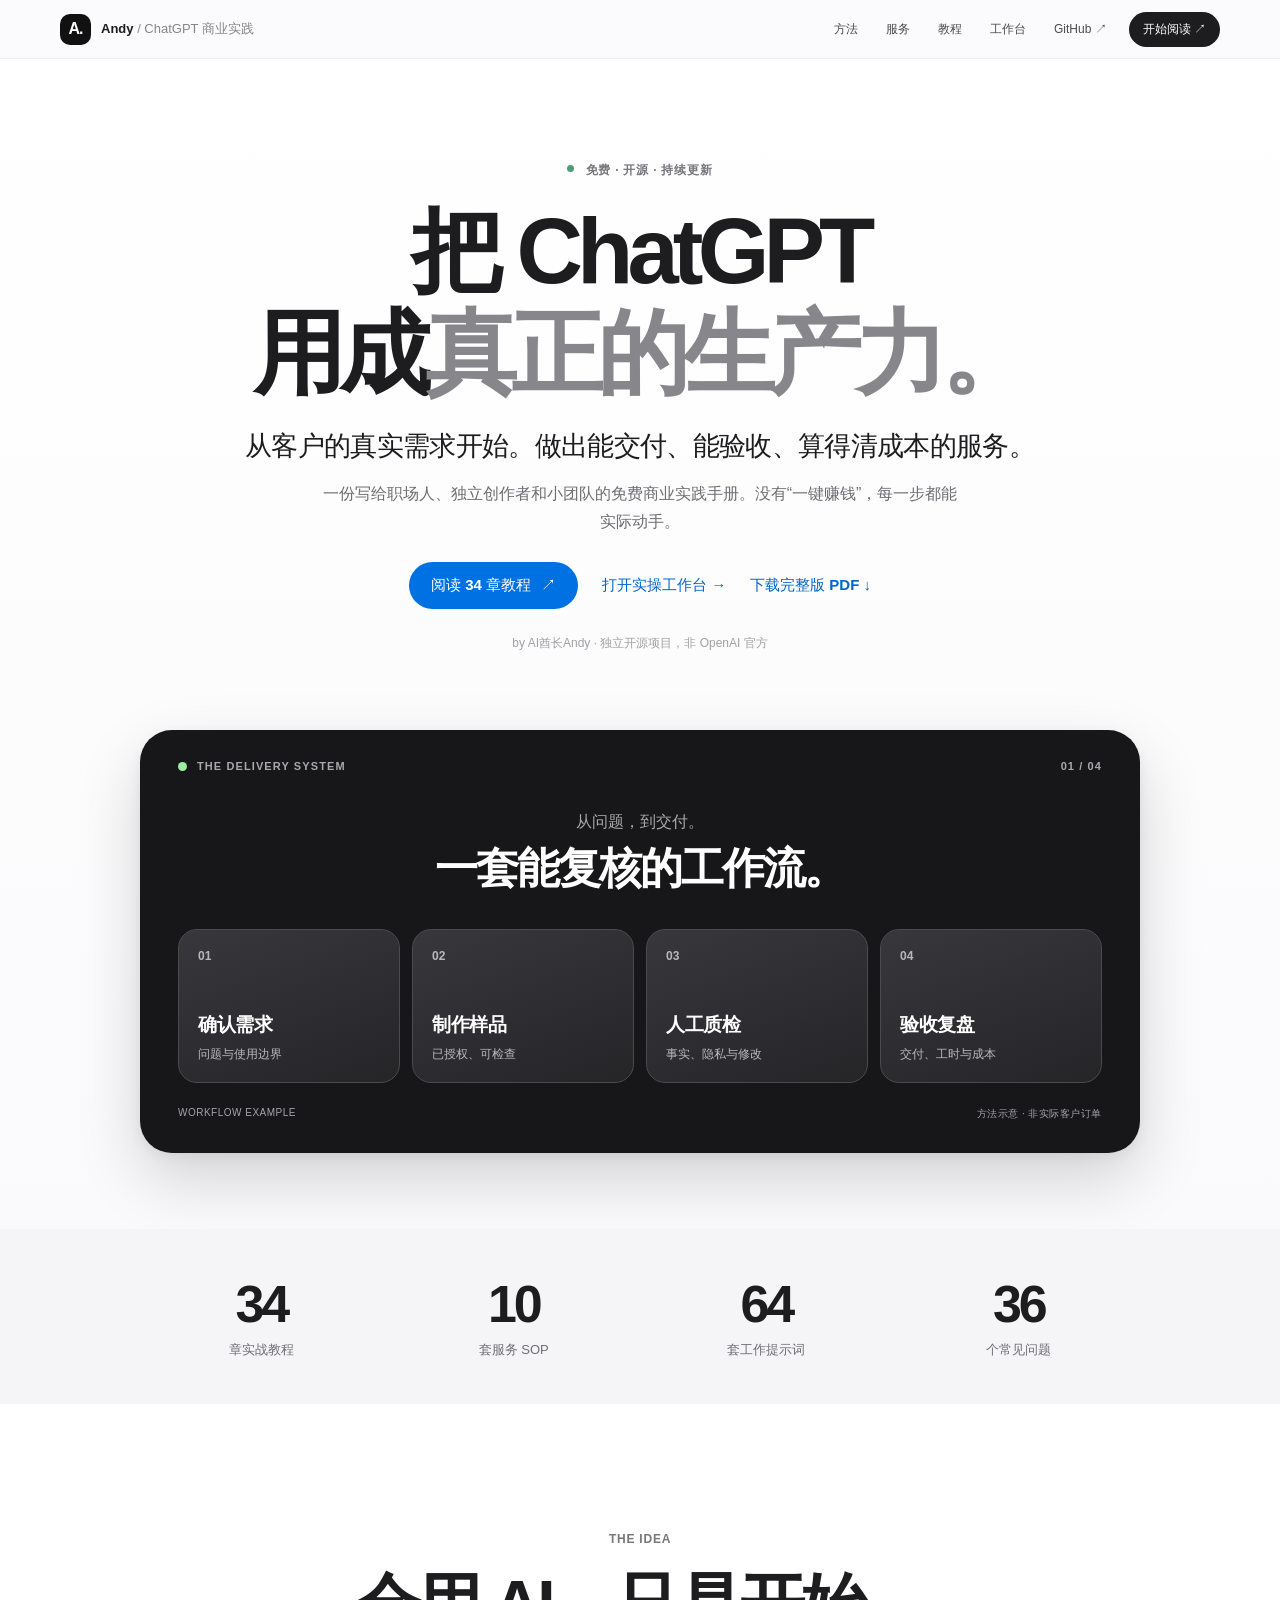
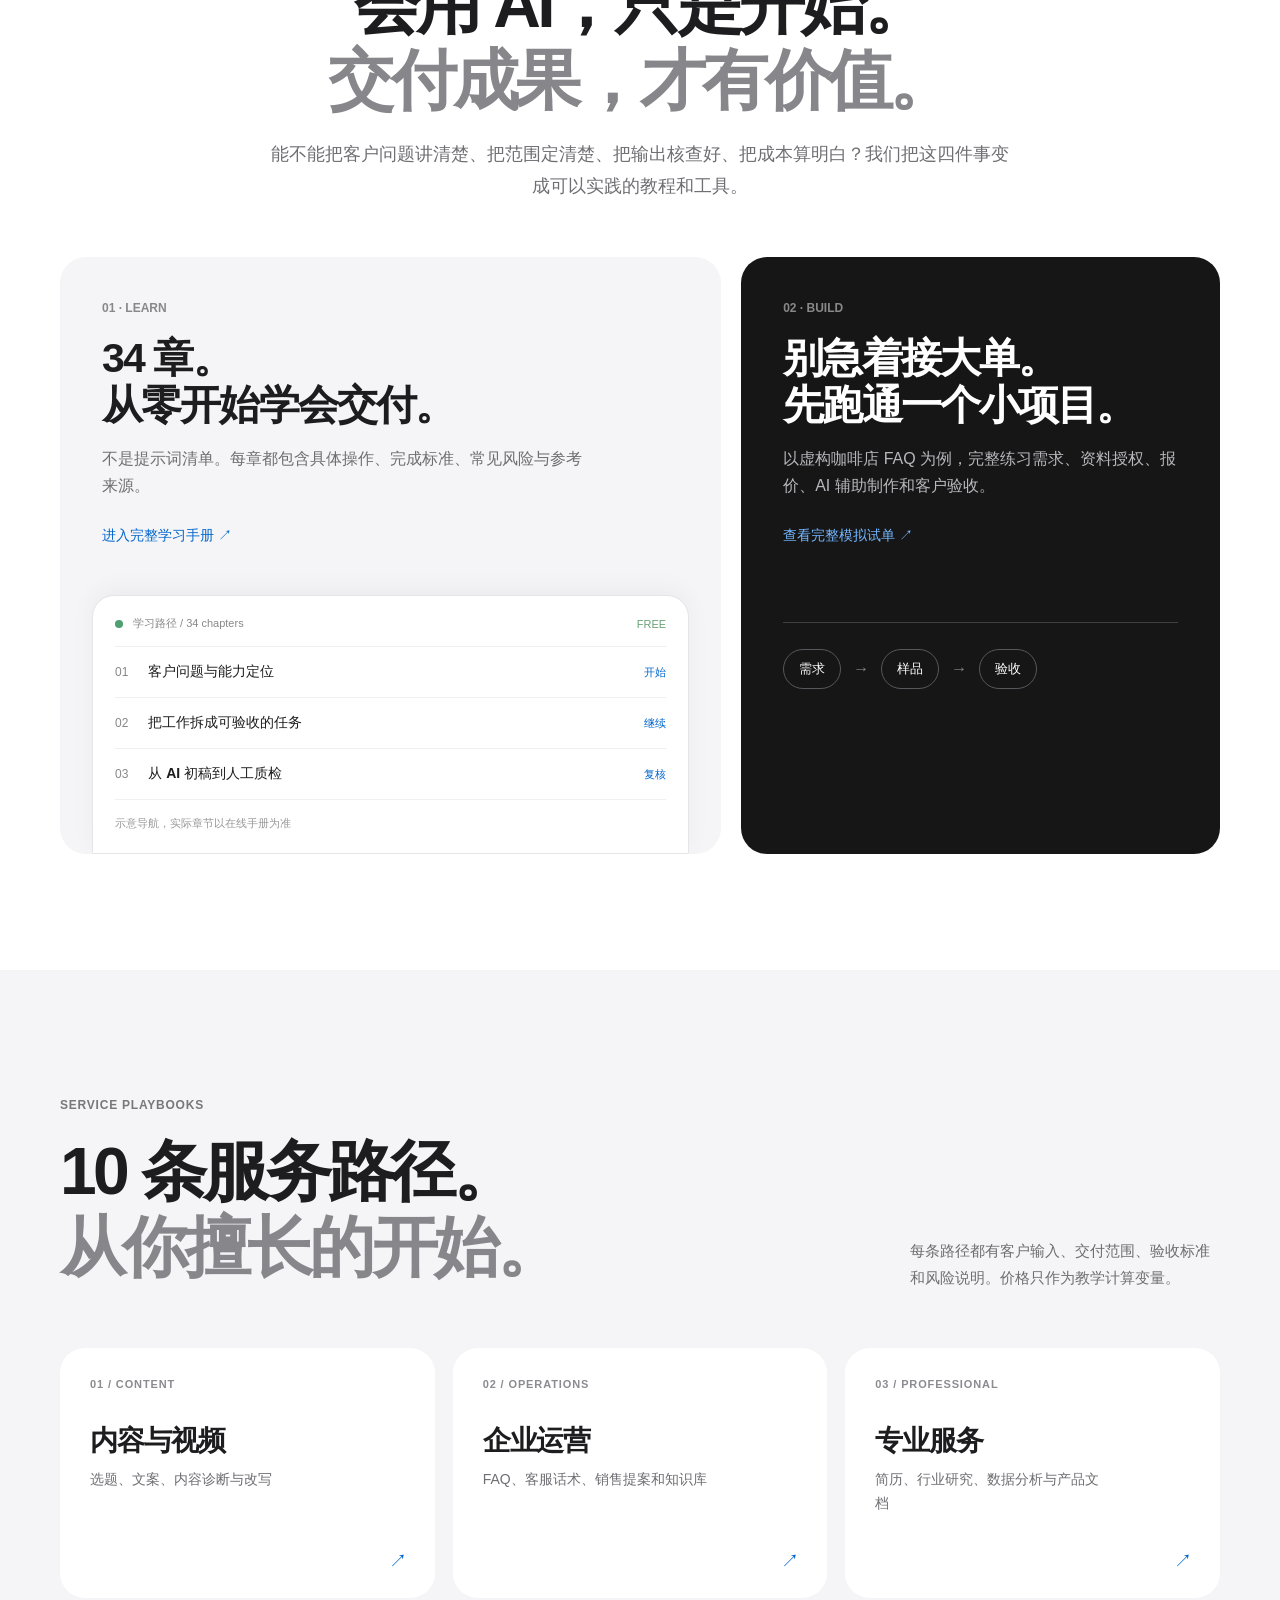
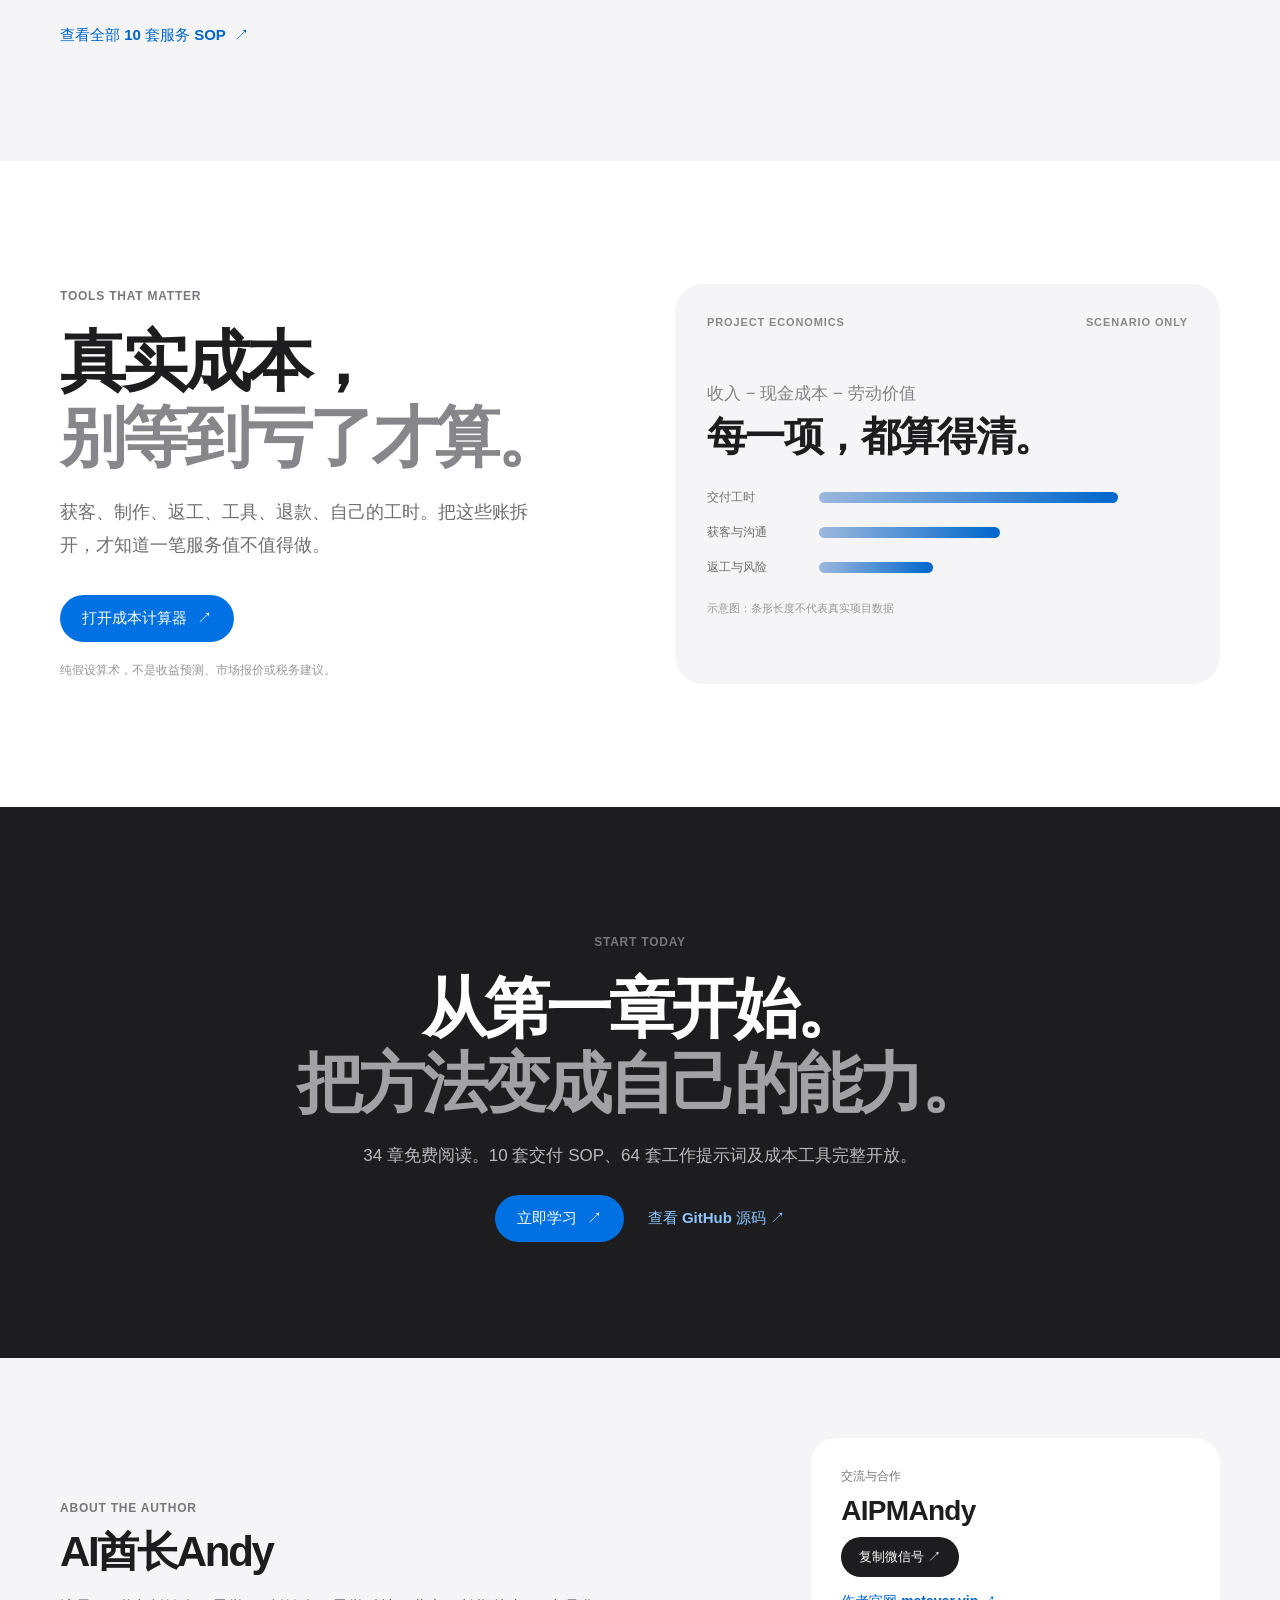
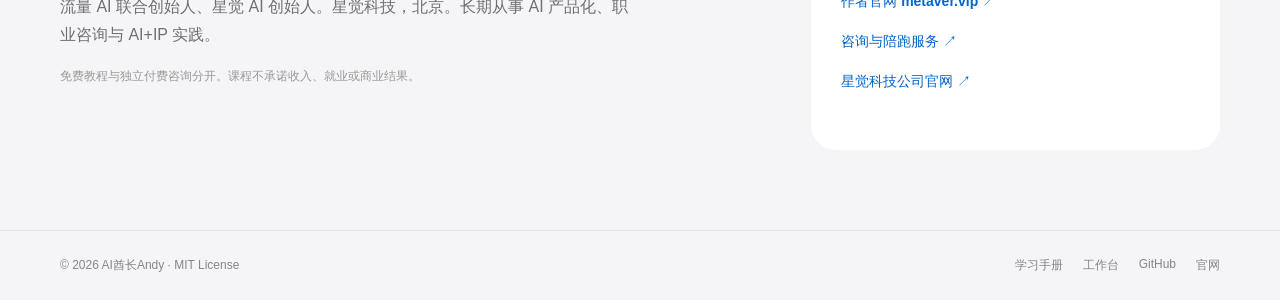
<file: index.html>
<!doctype html>
<html lang="zh-CN">
<head><!-- andy-seo-extra --><meta property="og:locale" content="zh_CN"><meta property="og:site_name" content="用 ChatGPT 赚钱保姆级攻略"><meta property="og:image:width" content="1200"><meta property="og:image:height" content="630"><meta name="twitter:site" content="@AIPMAndy"><meta name="twitter:creator" content="@AIPMAndy"><meta name="twitter:title" content="ChatGPT 商业实践手册｜从第一份服务到完整交付 · AI酋长Andy"><meta name="twitter:description" content="34 章免费实战教程、10 种可验收服务、64 套工作提示词，以及成本核算和交付模板。AI酋长Andy 开源的 ChatGPT 商业实践手册。"><meta name="twitter:image" content="https://aipmandy.github.io/chatgpt-income-handbook/og.png"><!-- /andy-seo-extra -->
<meta charset="utf-8"><meta name="viewport" content="width=device-width,initial-scale=1">
<meta name="theme-color" content="#ffffff"><meta name="robots" content="index,follow">
<title>ChatGPT 商业实践手册｜从第一份服务到完整交付 · AI酋长Andy</title>
<meta name="description" content="34 章免费实战教程、10 种可验收服务、64 套工作提示词，以及成本核算和交付模板。AI酋长Andy 开源的 ChatGPT 商业实践手册。">
<meta name="author" content="AI酋长Andy">
<link rel="canonical" href="https://aipmandy.github.io/chatgpt-income-handbook/">
<link rel="icon" href="assets/favicon.svg" type="image/svg+xml">
<link rel="stylesheet" href="apple-home.css">
<meta property="og:type" content="website">
<meta property="og:title" content="ChatGPT 商业实践手册 · 免费开源">
<meta property="og:description" content="34章教程 · 10种服务 · 64套工作提示词。学会从客户需求走向可验收的交付。">
<meta property="og:url" content="https://aipmandy.github.io/chatgpt-income-handbook/">
<meta property="og:image" content="https://aipmandy.github.io/chatgpt-income-handbook/assets/social-preview.png">
<meta name="twitter:card" content="summary_large_image">
<script type="application/ld+json">{"@context":"https://schema.org","@type":"WebSite","name":"ChatGPT 商业实践手册","url":"https://aipmandy.github.io/chatgpt-income-handbook/","author":{"@type":"Person","name":"AI酋长Andy","url":"https://metaver.vip/"},"inLanguage":"zh-CN"}</script>
<script type="application/ld+json">{"@context":"https://schema.org","@type":"Book","name":"ChatGPT 商业实践手册｜34章开源攻略","inLanguage":"zh-CN","url":"https://aipmandy.github.io/chatgpt-income-handbook/pdf/chatgpt-income-handbook-guide.pdf","encodingFormat":"application/pdf","isAccessibleForFree":true,"author":{"@type":"Person","name":"AI酋长Andy","url":"https://metaver.vip/"},"publisher":{"@type":"Organization","name":"星觉科技","url":"https://www.a6no1.cn/"},"license":"https://github.com/AIPMAndy/chatgpt-income-handbook/blob/main/LICENSE","citation":"https://github.com/AIPMAndy/chatgpt-income-handbook/blob/main/docs/SOURCES.md"}</script>
</head>
<body>
<a class="skip-link" href="#main">跳转到正文</a>
<header class="topbar"><div class="nav-wrap">
  <a class="brand" href="index.html" aria-label="ChatGPT 商业实践手册首页"><span class="brand-mark">A.</span><span>Andy <span class="brand-muted">/ ChatGPT 商业实践</span></span></a>
  <nav aria-label="主导航"><a href="#why">方法</a><a href="#services">服务</a><a href="handbook.html">教程</a><a href="workbench.html">工作台</a><a href="https://github.com/AIPMAndy/chatgpt-income-handbook" target="_blank" rel="noopener noreferrer">GitHub <span aria-hidden="true">↗</span></a></nav>
  <a class="nav-pill" href="handbook.html">开始阅读 <span aria-hidden="true">↗</span></a>
</div></header>
<main id="main">
<section class="hero">
 <div class="hero-inner">
  <p class="eyebrow"><span class="status-dot" aria-hidden="true"></span> 免费 · 开源 · 持续更新</p>
  <h1>把 ChatGPT<br>用成<span>真正的生产力。</span></h1>
  <p class="hero-lead">从客户的真实需求开始。做出能交付、能验收、算得清成本的服务。</p>
  <p class="hero-sub">一份写给职场人、独立创作者和小团队的免费商业实践手册。没有“一键赚钱”，每一步都能实际动手。</p>
  <div class="hero-actions"><a class="primary-button" href="handbook.html">阅读 34 章教程 <span aria-hidden="true">↗</span></a><a class="text-button" href="workbench.html">打开实操工作台 <span aria-hidden="true">→</span></a><a class="text-button" href="pdf/chatgpt-income-handbook-guide.pdf" download>下载完整版 PDF <span aria-hidden="true">↓</span></a></div>
  <p class="hero-credit">by AI酋长Andy · 独立开源项目，非 OpenAI 官方</p>
 </div>
 <div class="hero-art" aria-label="客户需求到正式交付的示例工作流，非真实订单">
  <div class="showcase-meta"><span class="showcase-dot" aria-hidden="true"></span> THE DELIVERY SYSTEM <span>01 / 04</span></div>
  <div class="showcase-heading"><p>从问题，到交付。</p><h2>一套能复核的工作流。</h2></div>
  <div class="showcase-cards">
   <div><span class="flow-num">01</span><strong>确认需求</strong><small>问题与使用边界</small></div>
   <div><span class="flow-num">02</span><strong>制作样品</strong><small>已授权、可检查</small></div>
   <div><span class="flow-num">03</span><strong>人工质检</strong><small>事实、隐私与修改</small></div>
   <div><span class="flow-num">04</span><strong>验收复盘</strong><small>交付、工时与成本</small></div>
  </div>
  <div class="showcase-foot"><span>WORKFLOW EXAMPLE</span><span>方法示意 · 非实际客户订单</span></div>
 </div>
</section>
<section class="numbers" aria-label="开源项目内容规模"><div class="numbers-inner">
  <div><strong>34</strong><span>章实战教程</span></div><div><strong>10</strong><span>套服务 SOP</span></div><div><strong>64</strong><span>套工作提示词</span></div><div><strong>36</strong><span>个常见问题</span></div>
</div></section>
<section class="section section-why" id="why"><div class="section-wrap center">
 <p class="section-eyebrow">THE IDEA</p><h2>会用 AI，只是开始。<br><span>交付成果，才有价值。</span></h2>
 <p class="section-lead">能不能把客户问题讲清楚、把范围定清楚、把输出核查好、把成本算明白？我们把这四件事变成可以实践的教程和工具。</p>
</div>
<div class="feature-grid section-wrap">
 <article class="feature feature-xl"><p class="feature-label">01 · LEARN</p><h3>34 章。<br>从零开始学会交付。</h3><p>不是提示词清单。每章都包含具体操作、完成标准、常见风险与参考来源。</p><a href="handbook.html">进入完整学习手册 <span aria-hidden="true">↗</span></a>
 <div class="chapter-preview" aria-label="课程章节预览"><div class="chapter-preview-bar"><span class="doc-light"></span><span>学习路径 / 34 chapters</span><span>FREE</span></div><div class="chapter-preview-item"><span>01</span><strong>客户问题与能力定位</strong><i>开始</i></div><div class="chapter-preview-item"><span>02</span><strong>把工作拆成可验收的任务</strong><i>继续</i></div><div class="chapter-preview-item"><span>03</span><strong>从 AI 初稿到人工质检</strong><i>复核</i></div><div class="chapter-preview-footer">示意导航，实际章节以在线手册为准</div></div></article>
 <article class="feature feature-dark"><p class="feature-label">02 · BUILD</p><h3>别急着接大单。<br>先跑通一个小项目。</h3><p>以虚构咖啡店 FAQ 为例，完整练习需求、资料授权、报价、AI 辅助制作和客户验收。</p><a href="docs/END-TO-END-TRIAL.md">查看完整模拟试单 <span aria-hidden="true">↗</span></a><div class="mini-pipeline"><span>需求</span><b>→</b><span>样品</span><b>→</b><span>验收</span></div></article>
 </div></section>
<section class="section section-services" id="services"><div class="section-wrap">
 <div class="section-title-row"><div><p class="section-eyebrow">SERVICE PLAYBOOKS</p><h2>10 条服务路径。<br><span>从你擅长的开始。</span></h2></div><p>每条路径都有客户输入、交付范围、验收标准和风险说明。价格只作为教学计算变量。</p></div>
 <div class="service-grid">
  <a href="workbench.html#paths" class="service-item"><span class="service-count">01 / CONTENT</span><h3>内容与视频</h3><p>选题、文案、内容诊断与改写</p><span class="link-arrow">↗</span></a>
  <a href="workbench.html#paths" class="service-item"><span class="service-count">02 / OPERATIONS</span><h3>企业运营</h3><p>FAQ、客服话术、销售提案和知识库</p><span class="link-arrow">↗</span></a>
  <a href="workbench.html#paths" class="service-item"><span class="service-count">03 / PROFESSIONAL</span><h3>专业服务</h3><p>简历、行业研究、数据分析与产品文档</p><span class="link-arrow">↗</span></a>
 </div><a class="inline-more" href="workbench.html#paths">查看全部 10 套服务 SOP <span aria-hidden="true">↗</span></a>
</div></section>
<section class="section section-product"><div class="section-wrap product-layout">
 <div><p class="section-eyebrow">TOOLS THAT MATTER</p><h2>真实成本，<br><span>别等到亏了才算。</span></h2><p>获客、制作、返工、工具、退款、自己的工时。把这些账拆开，才知道一笔服务值不值得做。</p><a class="primary-button" href="workbench.html#calculator">打开成本计算器 <span aria-hidden="true">↗</span></a><p class="product-caution">纯假设算术，不是收益预测、市场报价或税务建议。</p></div>
 <div class="cost-ui" aria-label="仅展示演示口径，不展示真实收入"><div class="cost-top"><span>PROJECT ECONOMICS</span><span>SCENARIO ONLY</span></div><p>收入 − 现金成本 − 劳动价值</p><h3>每一项，都算得清。</h3><div class="cost-bars"><div><span>交付工时</span><em style="--w:81%"></em></div><div><span>获客与沟通</span><em style="--w:49%"></em></div><div><span>返工与风险</span><em style="--w:31%"></em></div></div><small>示意图：条形长度不代表真实项目数据</small></div>
</div></section>
<section class="section section-next"><div class="section-wrap next-inner"><p class="section-eyebrow">START TODAY</p><h2>从第一章开始。<br><span>把方法变成自己的能力。</span></h2><p>34 章免费阅读。10 套交付 SOP、64 套工作提示词及成本工具完整开放。</p><div class="hero-actions"><a href="handbook.html" class="primary-button">立即学习 <span aria-hidden="true">↗</span></a><a href="https://github.com/AIPMAndy/chatgpt-income-handbook" target="_blank" rel="noopener noreferrer" class="text-button">查看 GitHub 源码 <span aria-hidden="true">↗</span></a></div></div></section>
<section class="author-section" id="contact"><div class="section-wrap author-inner"><div><p class="section-eyebrow">ABOUT THE AUTHOR</p><h2>AI酋长Andy</h2><p>流量 AI 联合创始人、星觉 AI 创始人。星觉科技，北京。长期从事 AI 产品化、职业咨询与 AI+IP 实践。</p><p class="author-note">免费教程与独立付费咨询分开。课程不承诺收入、就业或商业结果。</p></div><div class="author-links"><span>交流与合作</span><strong>AIPMAndy</strong><button id="copyWechat" type="button">复制微信号 <span aria-hidden="true">↗</span></button><a href="https://metaver.vip/" target="_blank" rel="noopener noreferrer">作者官网 metaver.vip <span aria-hidden="true">↗</span></a><a href="https://metaver.vip/services" target="_blank" rel="noopener noreferrer">咨询与陪跑服务 <span aria-hidden="true">↗</span></a><a href="https://www.a6no1.cn/" target="_blank" rel="noopener noreferrer">星觉科技公司官网 <span aria-hidden="true">↗</span></a><span id="copyStatus" role="status" aria-live="polite"></span></div></div></section>
</main>
<footer class="footer"><div class="section-wrap footer-inner"><span>© 2026 AI酋长Andy · <a href="LICENSE">MIT License</a></span><div><a href="handbook.html">学习手册</a><a href="workbench.html">工作台</a><a href="https://github.com/AIPMAndy/chatgpt-income-handbook" target="_blank" rel="noopener noreferrer">GitHub</a><a href="https://metaver.vip/" target="_blank" rel="noopener noreferrer">官网</a></div></div></footer>
<script>
(function(){
 const btn=document.getElementById('copyWechat'),msg=document.getElementById('copyStatus');
 if(!btn)return;
 btn.addEventListener('click',async()=>{
   try{if(navigator.clipboard?.writeText){await navigator.clipboard.writeText('AIPMAndy');msg.textContent='微信号已复制';return}}catch(e){}
   msg.textContent='请手动复制微信号 AIPMAndy';
 });
})();
</script>
</body></html>
</file>
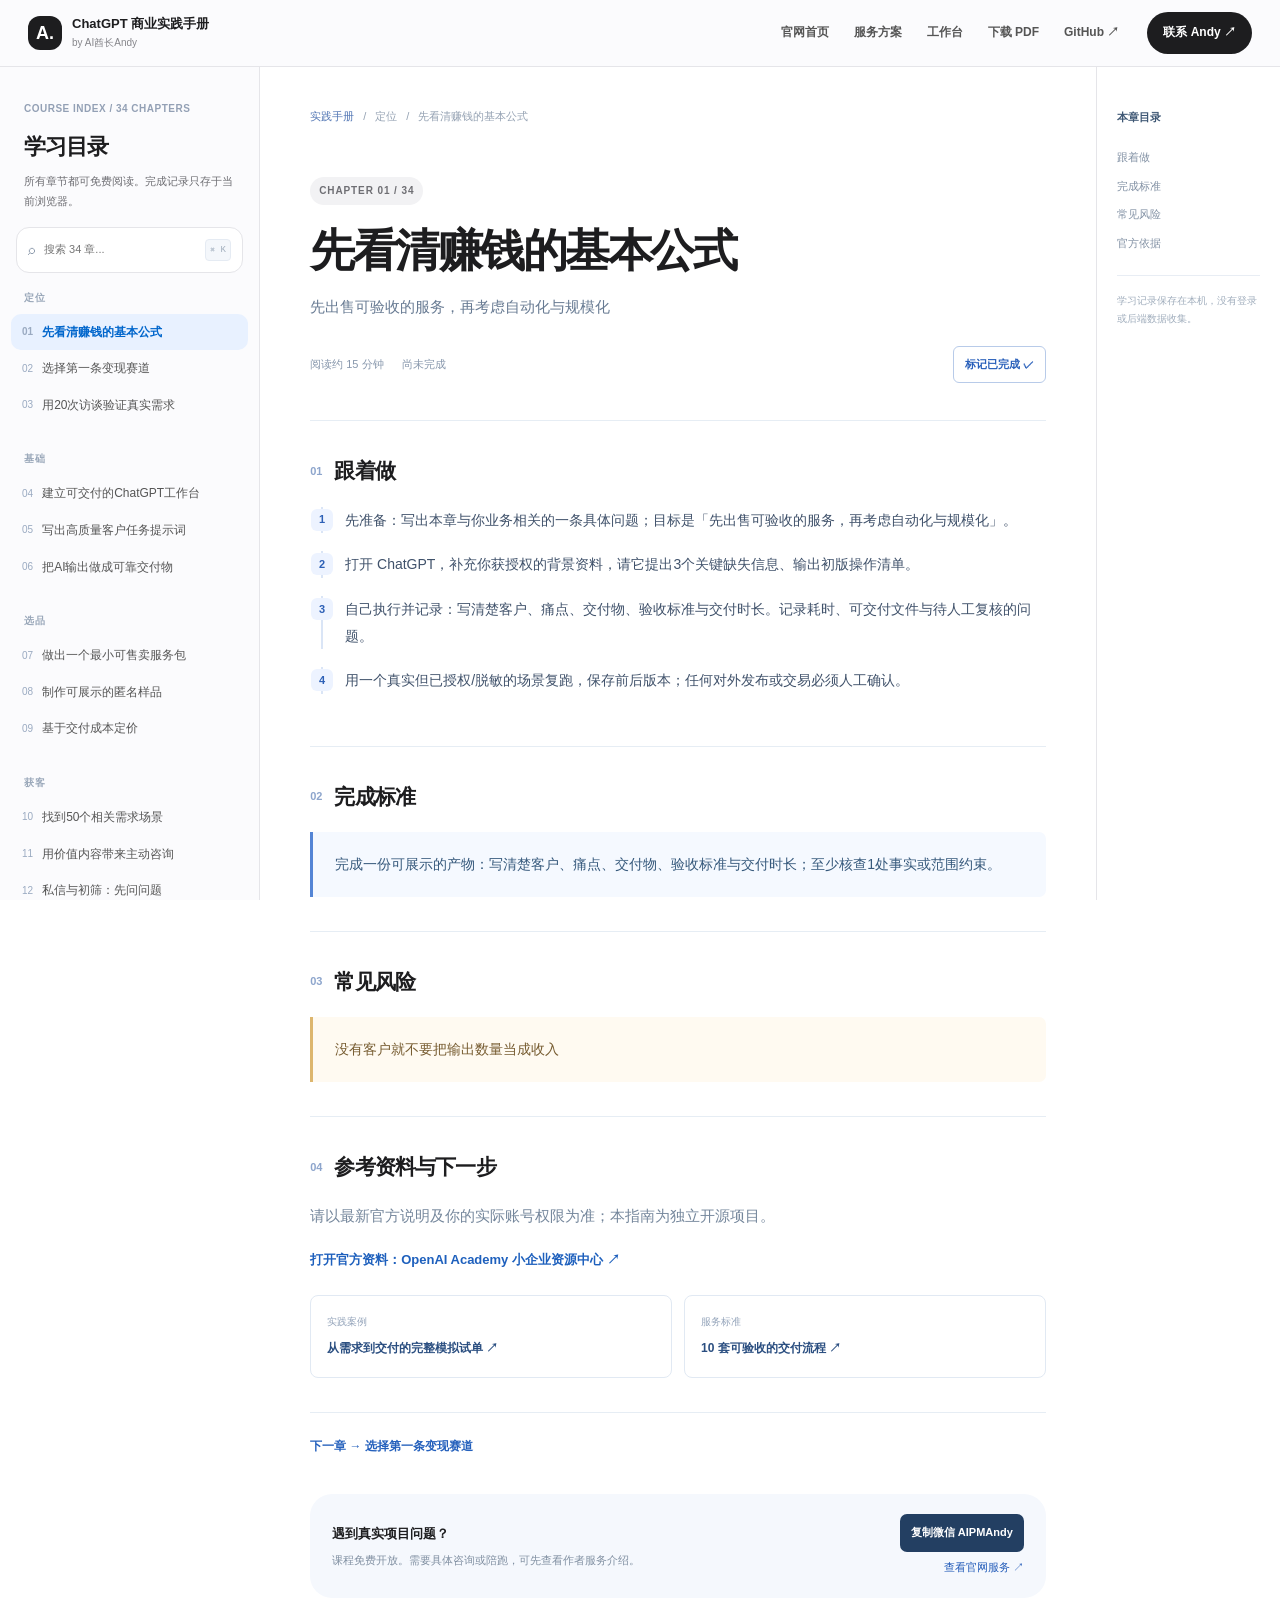
<file: handbook.html>
<!doctype html>
<html lang="zh-CN">
<head><!-- andy-seo-extra --><link rel="canonical" href="https://aipmandy.github.io/chatgpt-income-handbook/handbook.html"><meta property="og:type" content="website"><meta property="og:locale" content="zh_CN"><meta property="og:site_name" content="用 ChatGPT 赚钱保姆级攻略"><meta property="og:url" content="https://aipmandy.github.io/chatgpt-income-handbook/handbook.html"><meta property="og:title" content="学习文档 · ChatGPT 商业实践手册 · AI酋长Andy"><meta property="og:description" content="ChatGPT 商业实践手册：34 章系统课程、交付步骤、验收标准、风险与官方参考资料。AI酋长Andy 免费开源。"><meta property="og:image" content="https://aipmandy.github.io/chatgpt-income-handbook/og.png"><meta property="og:image:width" content="1200"><meta property="og:image:height" content="630"><meta name="twitter:card" content="summary_large_image"><meta name="twitter:site" content="@AIPMAndy"><meta name="twitter:creator" content="@AIPMAndy"><meta name="twitter:title" content="学习文档 · ChatGPT 商业实践手册 · AI酋长Andy"><meta name="twitter:description" content="ChatGPT 商业实践手册：34 章系统课程、交付步骤、验收标准、风险与官方参考资料。AI酋长Andy 免费开源。"><meta name="twitter:image" content="https://aipmandy.github.io/chatgpt-income-handbook/og.png"><!-- /andy-seo-extra -->
<meta charset="utf-8"><meta name="viewport" content="width=device-width,initial-scale=1"><meta name="theme-color" content="#ffffff">
<meta name="description" content="ChatGPT 商业实践手册：34 章系统课程、交付步骤、验收标准、风险与官方参考资料。AI酋长Andy 免费开源。">
<title>学习文档 · ChatGPT 商业实践手册 · AI酋长Andy</title>
<link rel="icon" href="assets/favicon.svg" type="image/svg+xml"><link rel="stylesheet" href="reader.css"><link rel="stylesheet" href="reader-apple.css">
</head>
<body>
<a class="skip" href="#article">跳至文章</a>
<header class="reader-header"><a class="reader-brand" href="index.html"><span class="mark">A.</span><span><b>ChatGPT 商业实践手册</b><small>by AI酋长Andy</small></span></a><nav aria-label="文档导航"><a href="index.html">官网首页</a><a href="workbench.html#paths">服务方案</a><a href="workbench.html#toolkit">工作台</a><a href="pdf/chatgpt-income-handbook-guide.pdf" download>下载 PDF</a><a href="https://github.com/AIPMAndy/chatgpt-income-handbook" target="_blank" rel="noopener noreferrer">GitHub ↗</a></nav><a class="reader-contact" href="index.html#contact">联系 Andy ↗</a></header>
<div class="reader-layout"><aside class="reader-sidebar" aria-label="章节目录"><div class="side-top"><span class="eyebrow">COURSE INDEX / 34 CHAPTERS</span><h2>学习目录</h2><p>所有章节都可免费阅读。完成记录只存于当前浏览器。</p></div><label class="reader-search"><span>⌕</span><input id="chapterSearch" type="search" placeholder="搜索 34 章..." aria-label="搜索课程章节" autocomplete="off"><kbd>⌘ K</kbd></label><nav id="chapterNav" aria-label="章节导航"></nav><div class="side-cta"><span>需要项目辅导？</span><strong>微信 AIPMAndy</strong><button id="copyWechatSide" type="button">复制微信号 ↗</button><a href="https://metaver.vip/" target="_blank" rel="noopener noreferrer">作者官网 metaver.vip</a></div></aside>
<main class="reader-main" id="article"><div class="article-width"><nav class="breadcrumbs" aria-label="面包屑"><a href="index.html">实践手册</a><span>/</span><span id="crumbCategory">教程</span><span>/</span><span id="crumbTitle">目录</span></nav><div class="chapter-header"><div id="chapterBadge" class="chapter-badge">CHAPTER</div><h1 id="chapterTitle">请选择一个章节</h1><p id="chapterSummary"></p><div class="chapter-meta"><span id="chapterMinutes"></span><span id="chapterProgress"></span><button type="button" id="toggleFinished">标记已完成 ✓</button></div></div>
<div class="article-body"><section class="article-section"><div class="article-section-head"><span class="num">01</span><h2>跟着做</h2></div><ol id="chapterSteps" class="task-steps"></ol></section><section class="article-section"><div class="article-section-head"><span class="num">02</span><h2>完成标准</h2></div><div id="chapterCheck" class="article-answer"></div></section><section class="article-section"><div class="article-section-head"><span class="num">03</span><h2>常见风险</h2></div><div id="chapterPitfall" class="article-risk"></div></section><section class="article-section"><div class="article-section-head"><span class="num">04</span><h2>参考资料与下一步</h2></div><p>请以最新官方说明及你的实际账号权限为准；本指南为独立开源项目。</p><a id="chapterSource" class="reference-link" href="docs/SOURCES.md" target="_blank" rel="noopener noreferrer">查看对应官方来源 ↗</a><div class="resource-cards"><a href="docs/END-TO-END-TRIAL.md"><span>实践案例</span><b>从需求到交付的完整模拟试单 ↗</b></a><a href="docs/SERVICE-SOPS.md"><span>服务标准</span><b>10 套可验收的交付流程 ↗</b></a></div></section></div>
<div class="chapter-pagination"><a id="prevChapter" href="#">← 上一章</a><a id="nextChapter" href="#">下一章 →</a></div><div class="reader-bottom"><div><b>遇到真实项目问题？</b><p>课程免费开放。需要具体咨询或陪跑，可先查看作者服务介绍。</p></div><div><button id="copyWechatBottom" type="button">复制微信 AIPMAndy</button><a href="https://metaver.vip/services" target="_blank" rel="noopener noreferrer">查看官网服务 ↗</a></div></div></div></main>
<aside class="reader-toc" aria-label="本文目录"><span>本章目录</span><a href="#chapterSteps">跟着做</a><a href="#chapterCheck">完成标准</a><a href="#chapterPitfall">常见风险</a><a href="#chapterSource">官方依据</a><div class="toc-note">学习记录保存在本机，没有登录或后端数据收集。</div></aside></div>
<div id="readerToast" class="reader-toast" role="status" aria-live="polite" hidden></div>
<noscript><p class="noscript">需要启用 JavaScript 才能按章节阅读；或使用<a href="docs/COMPLETE-GUIDE.md">完整 Markdown 文档</a>。</p></noscript>
<script src="data/catalog.js"></script><script src="reader.js"></script>
</body></html>
</file>
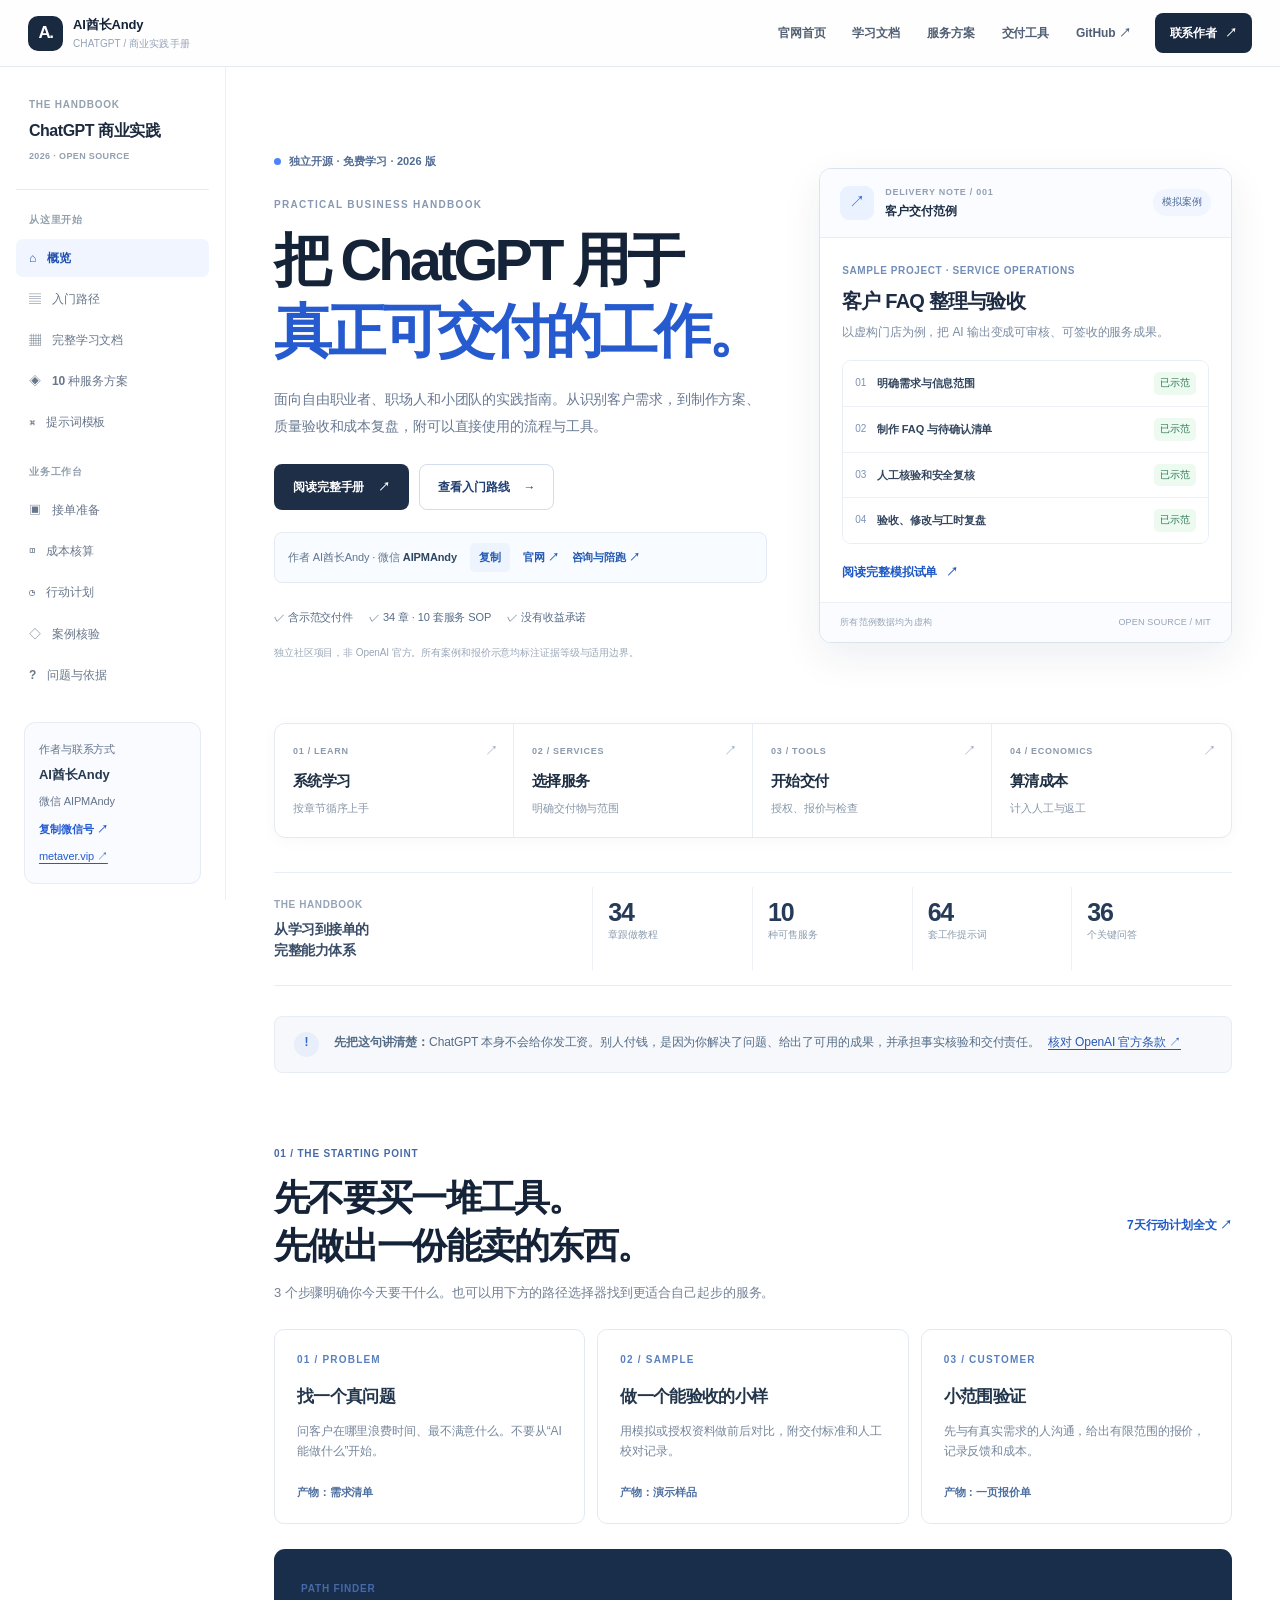
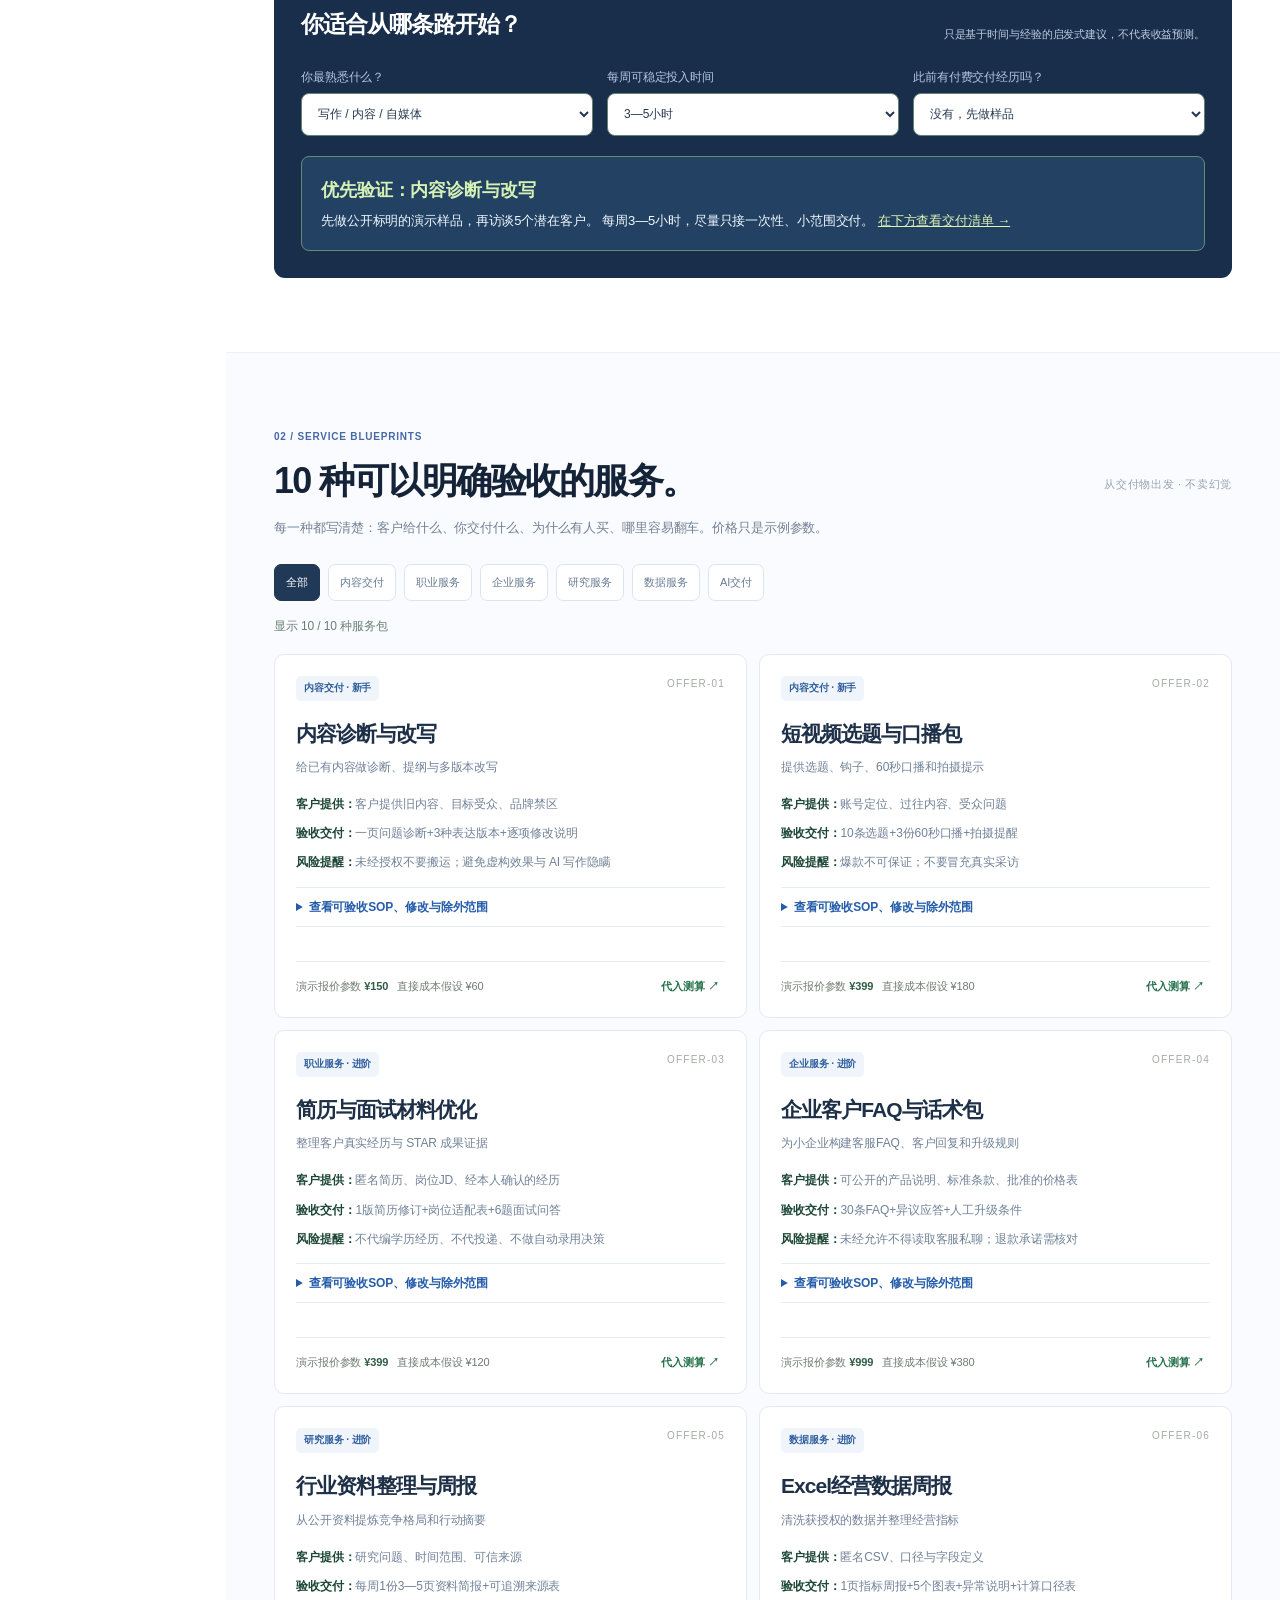
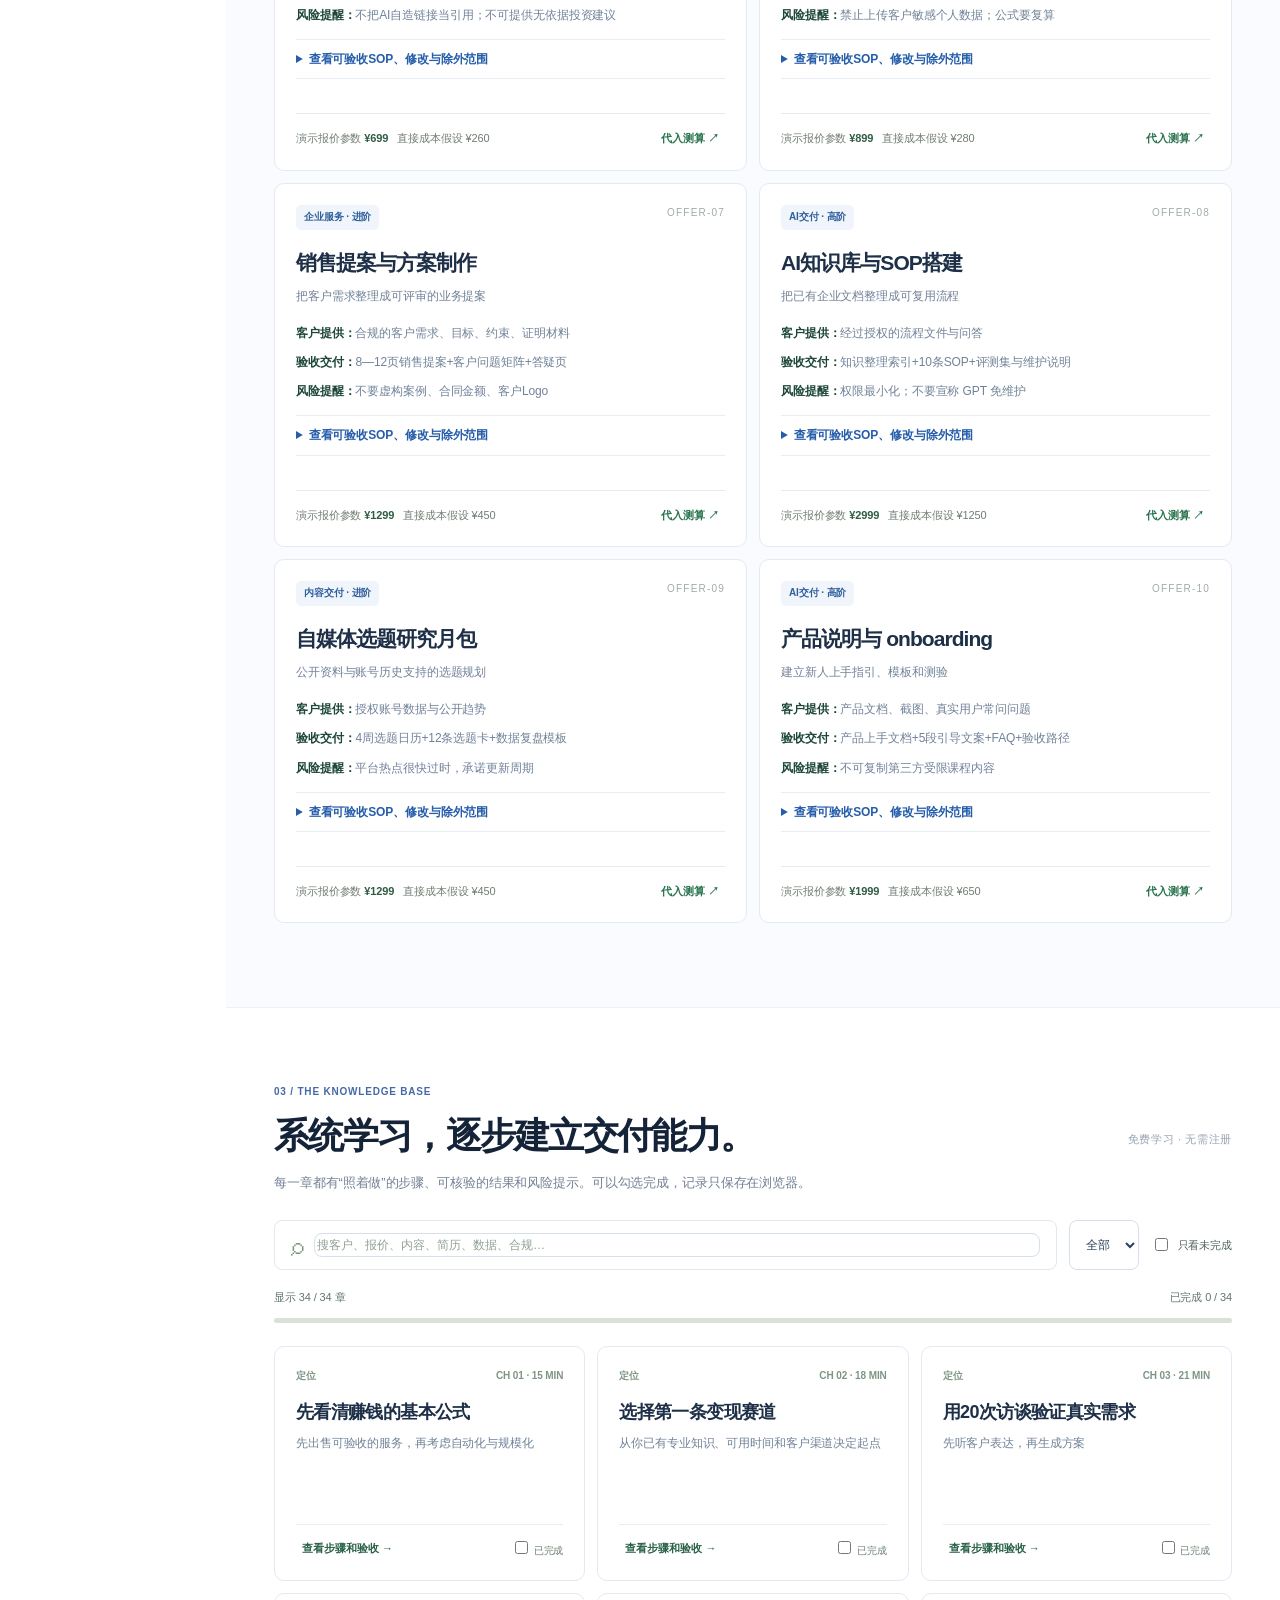
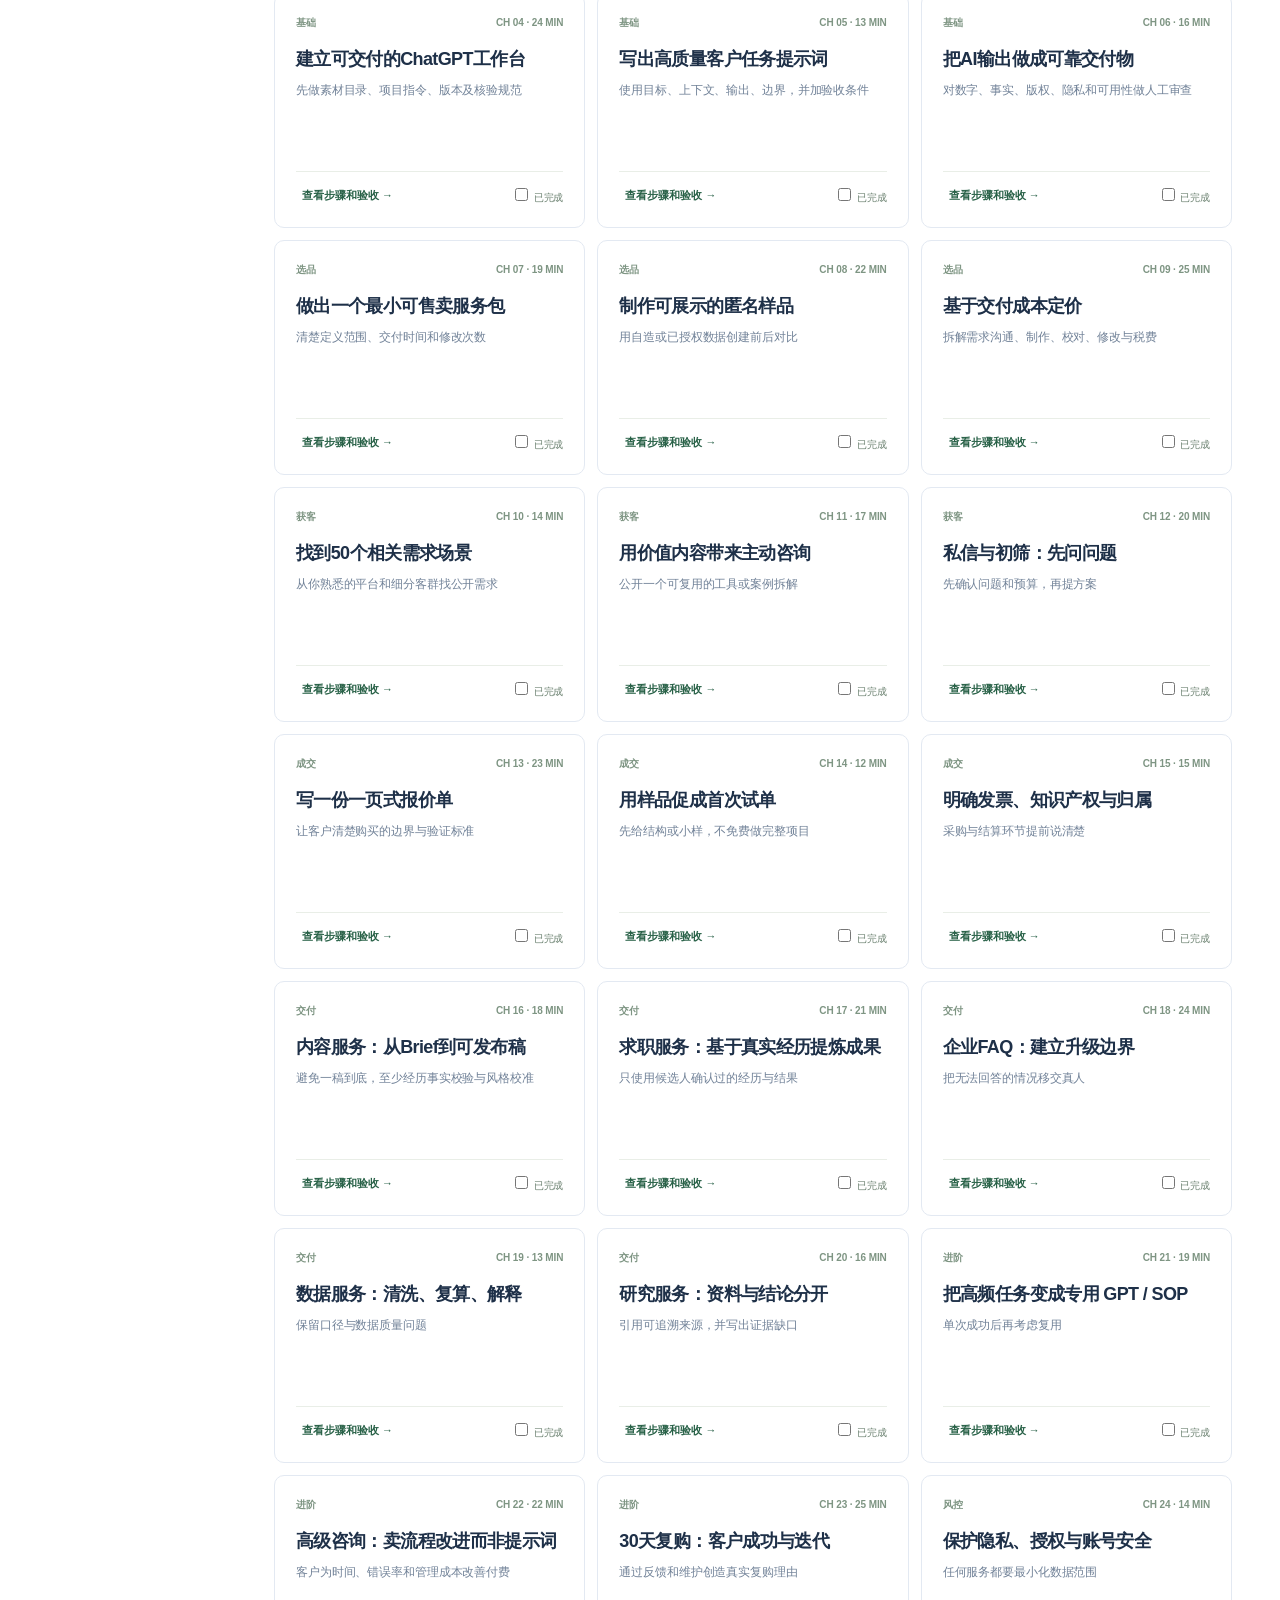
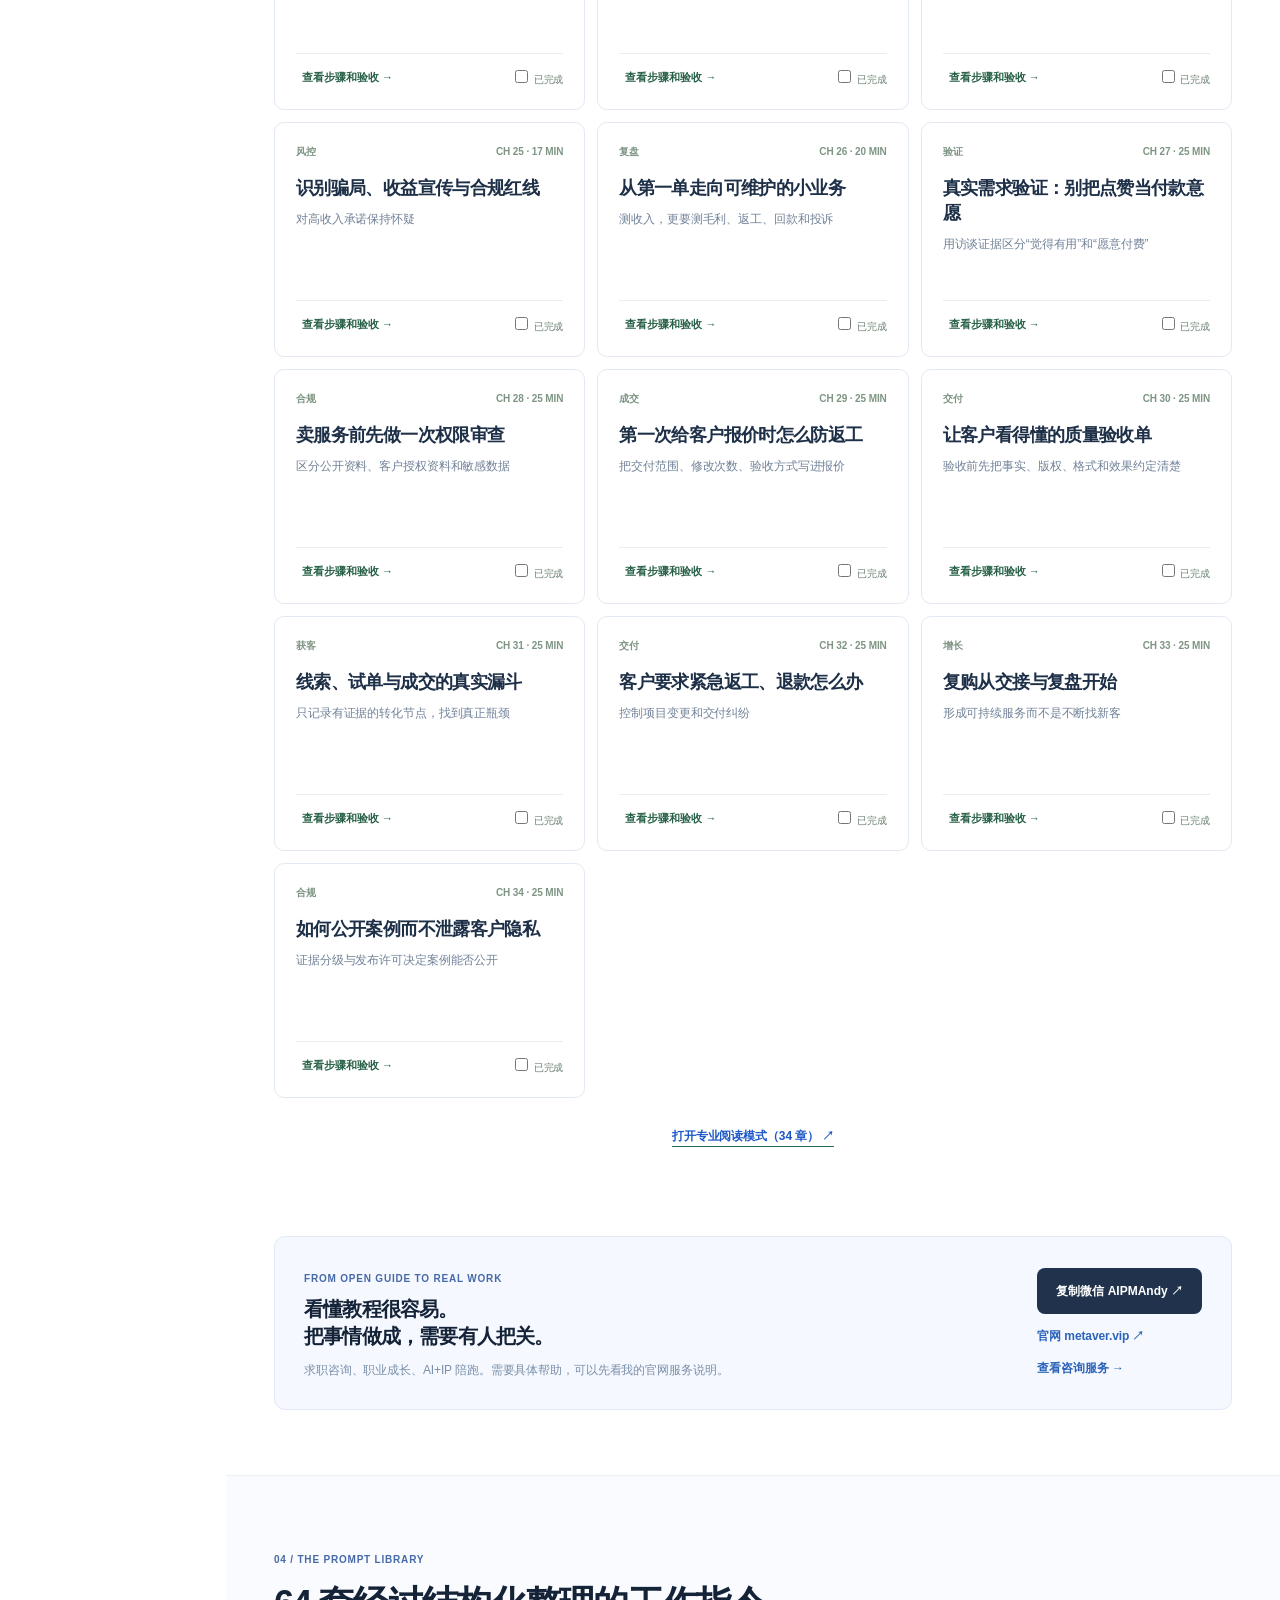
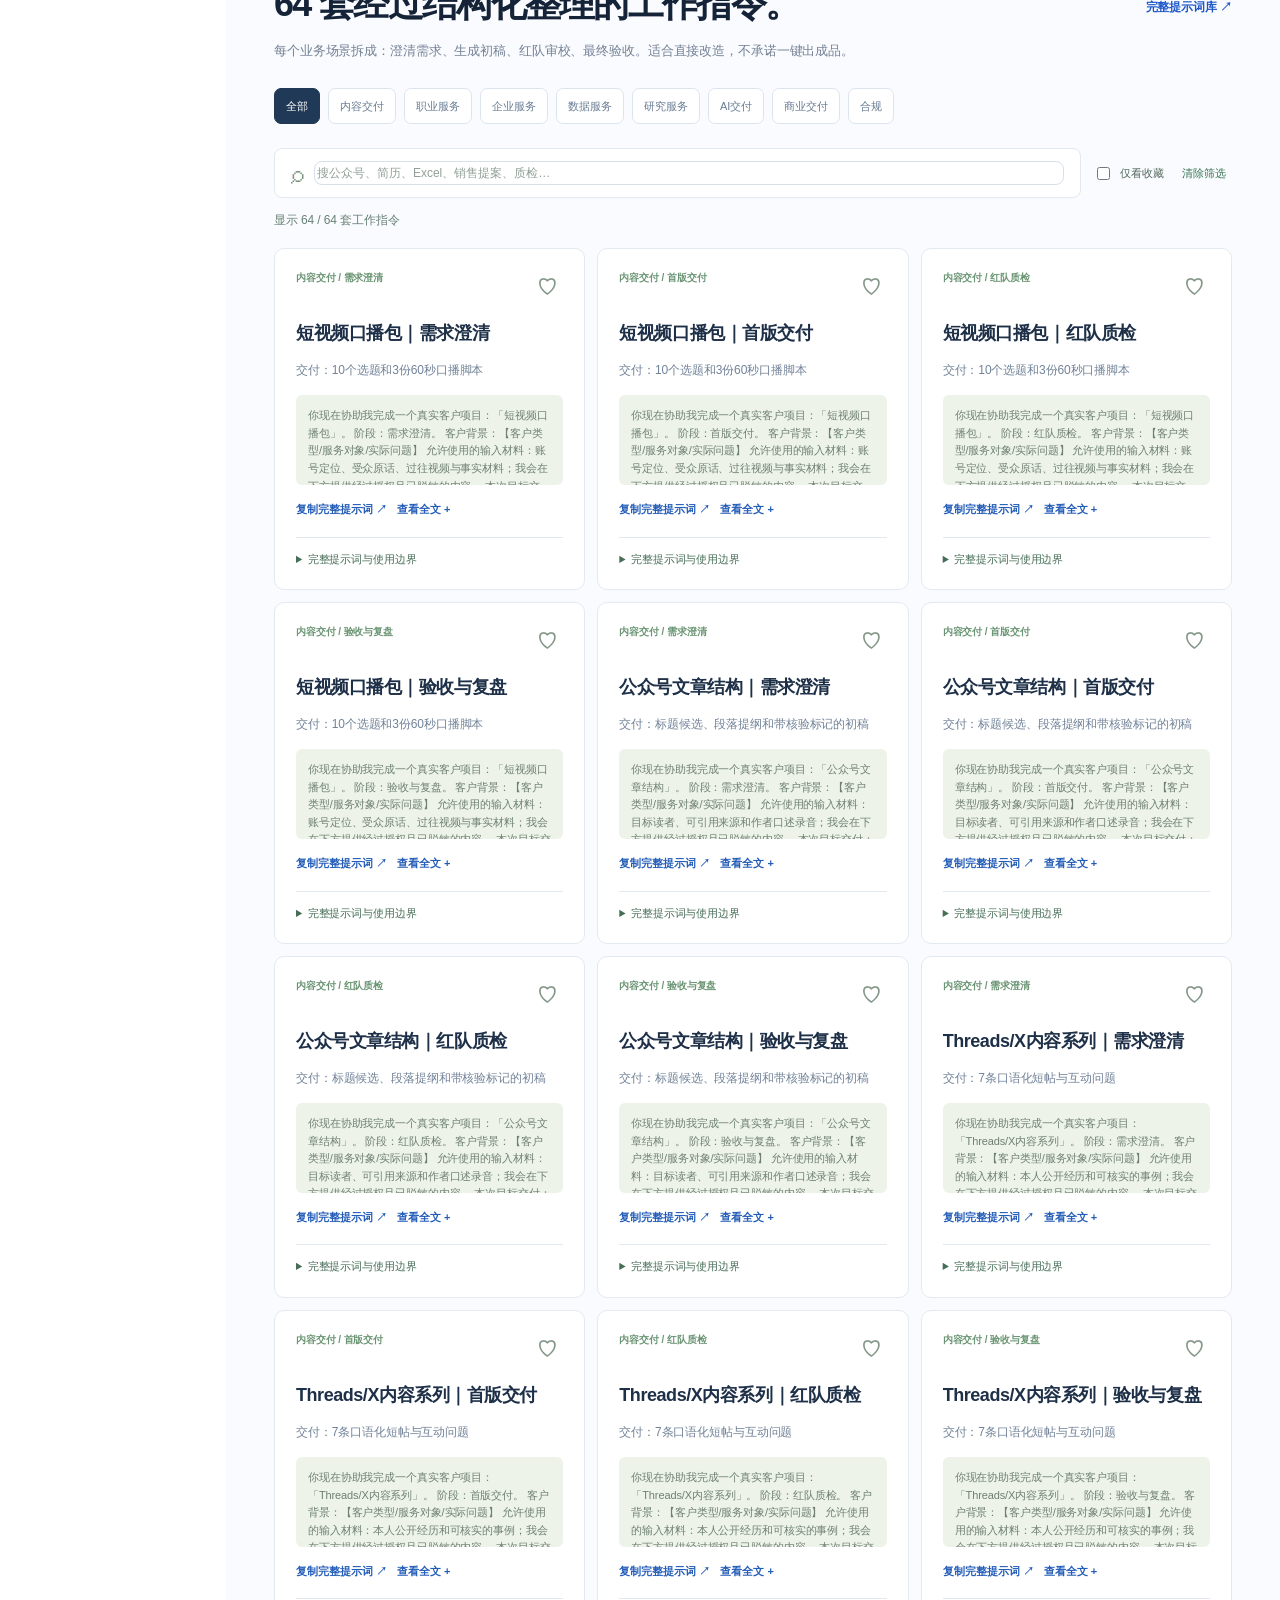
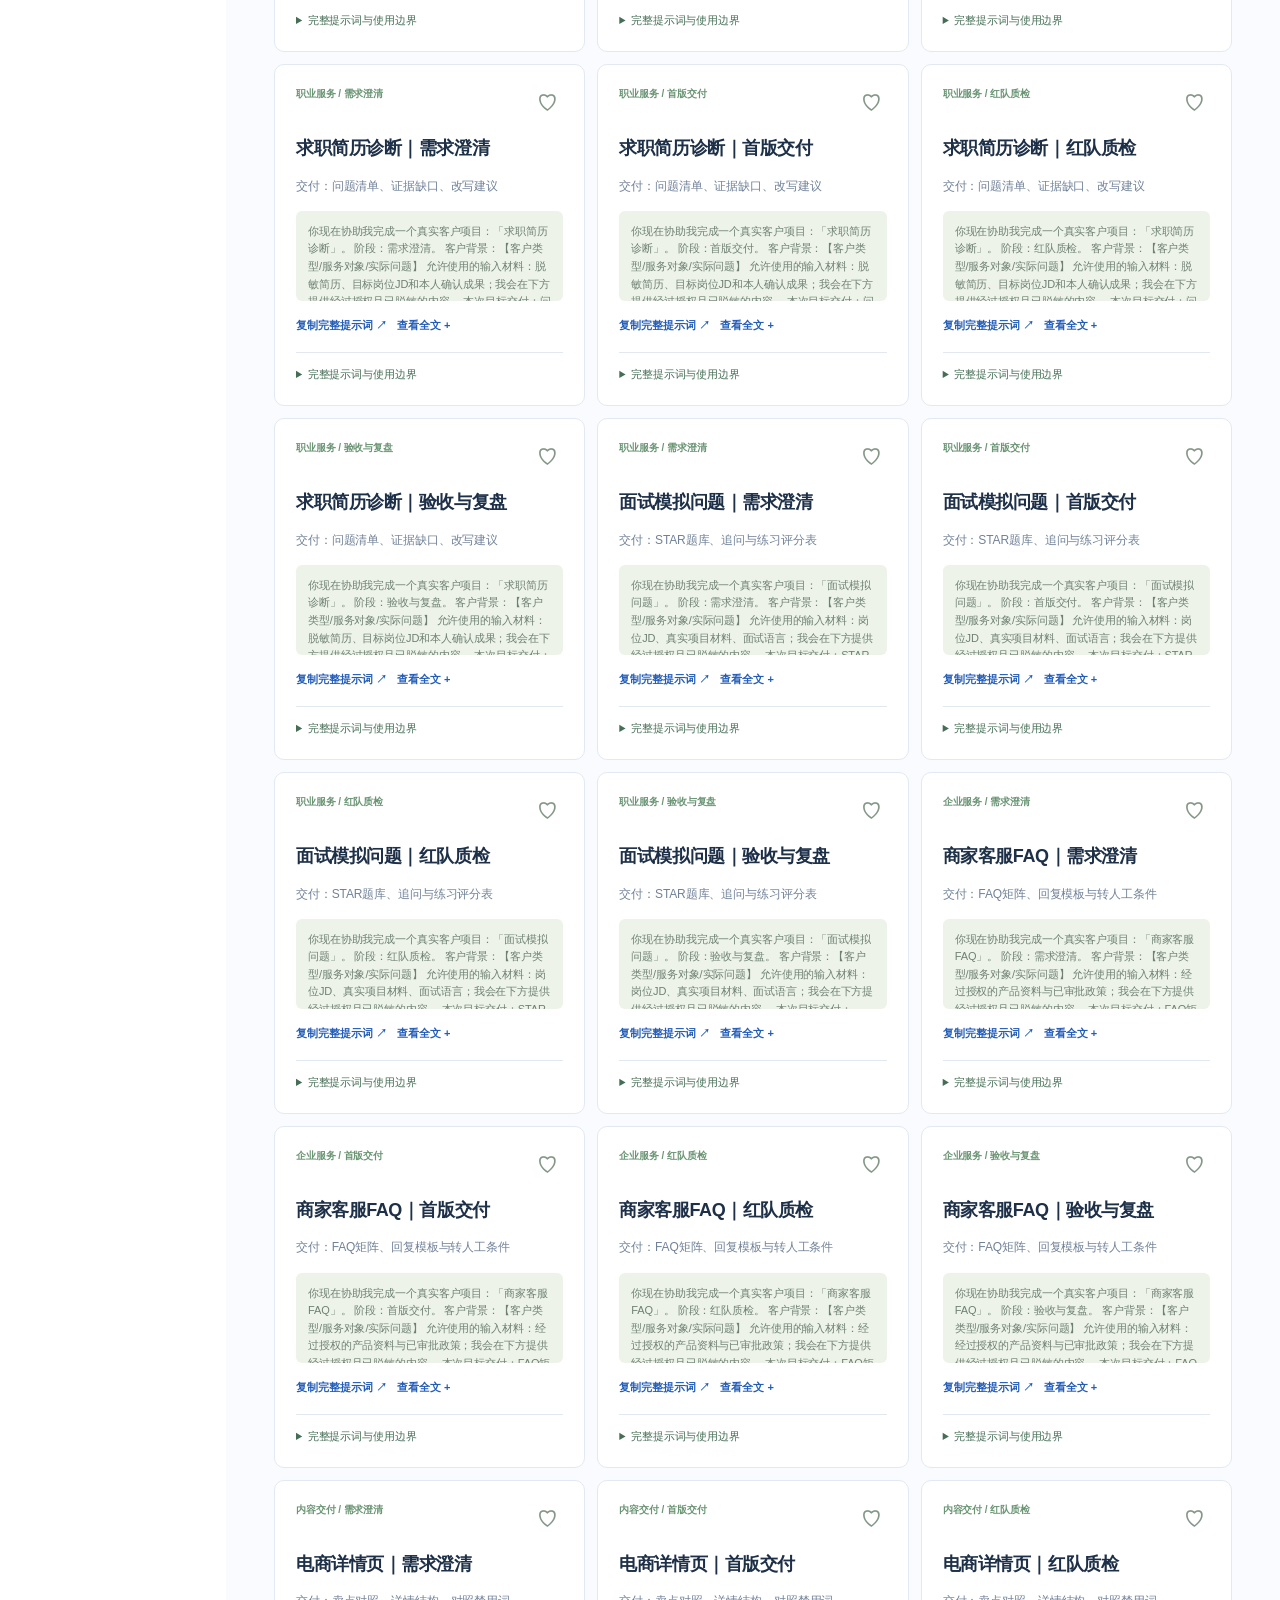
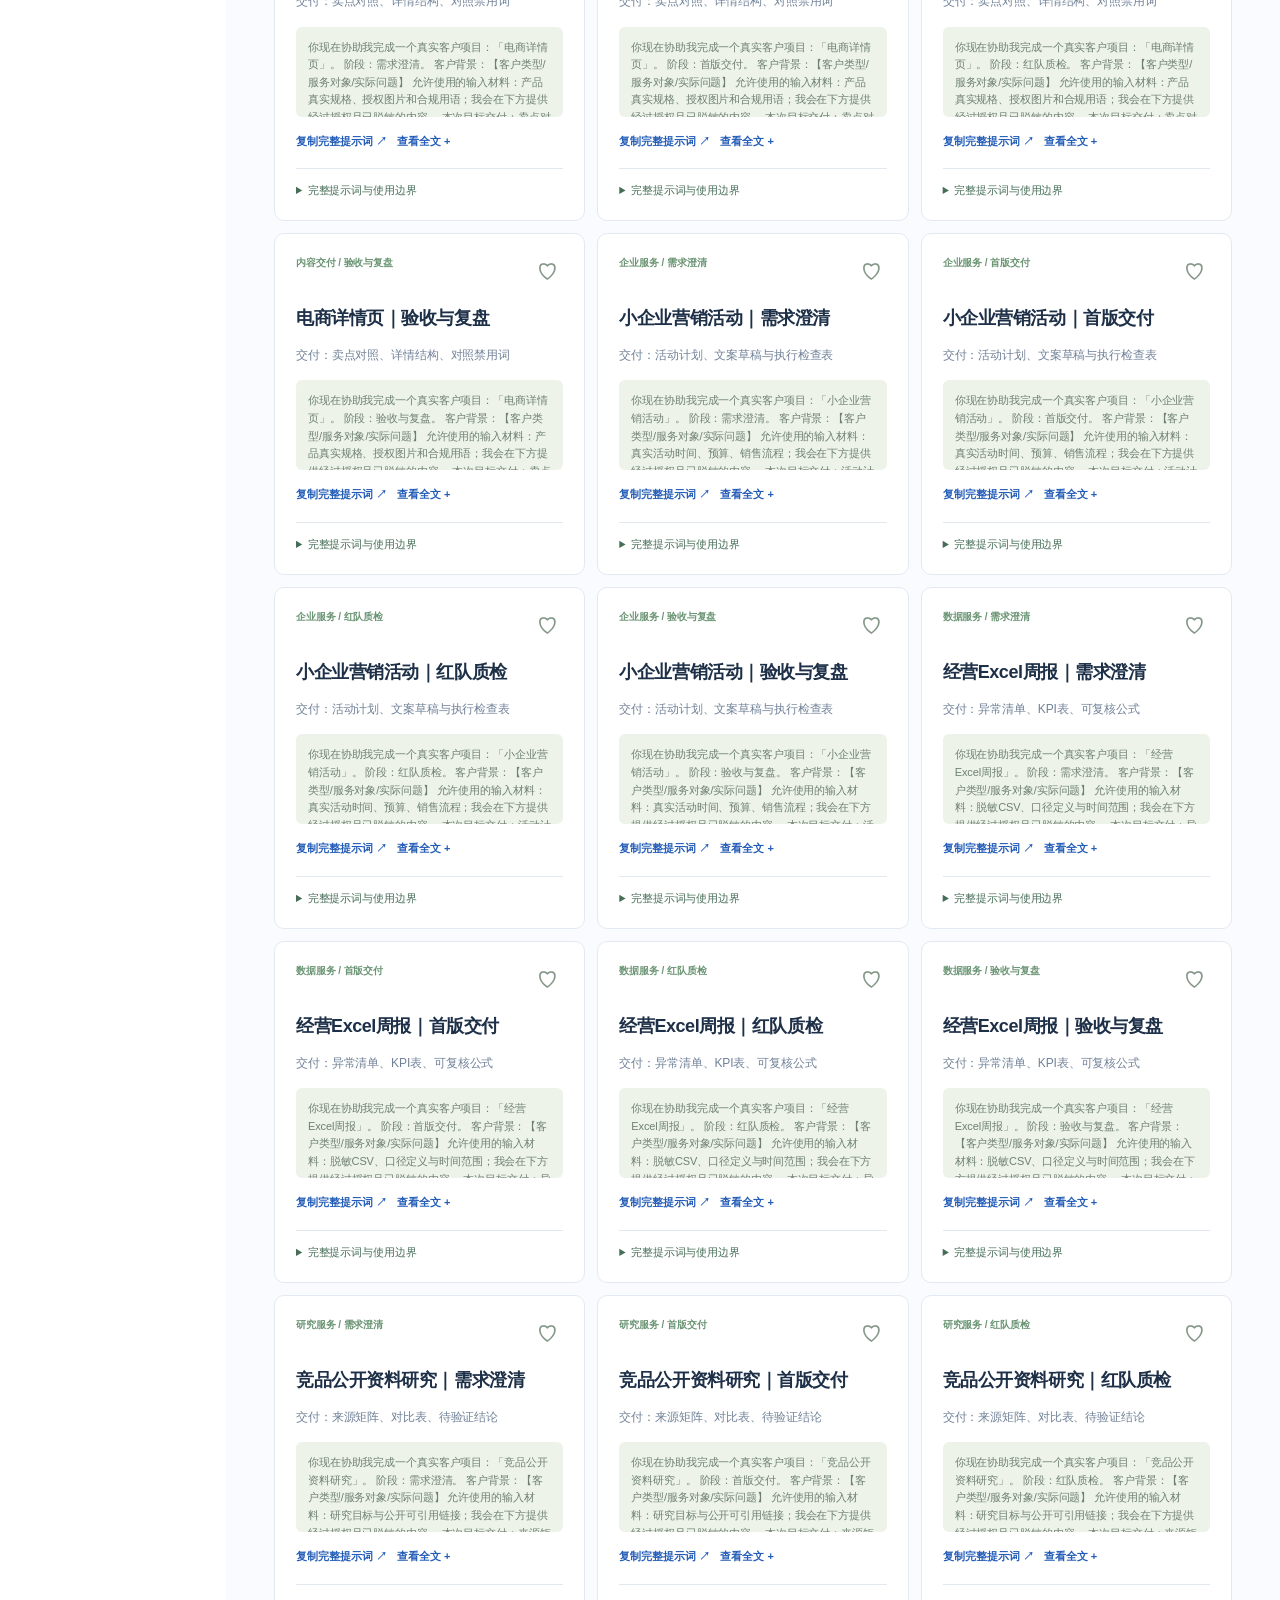
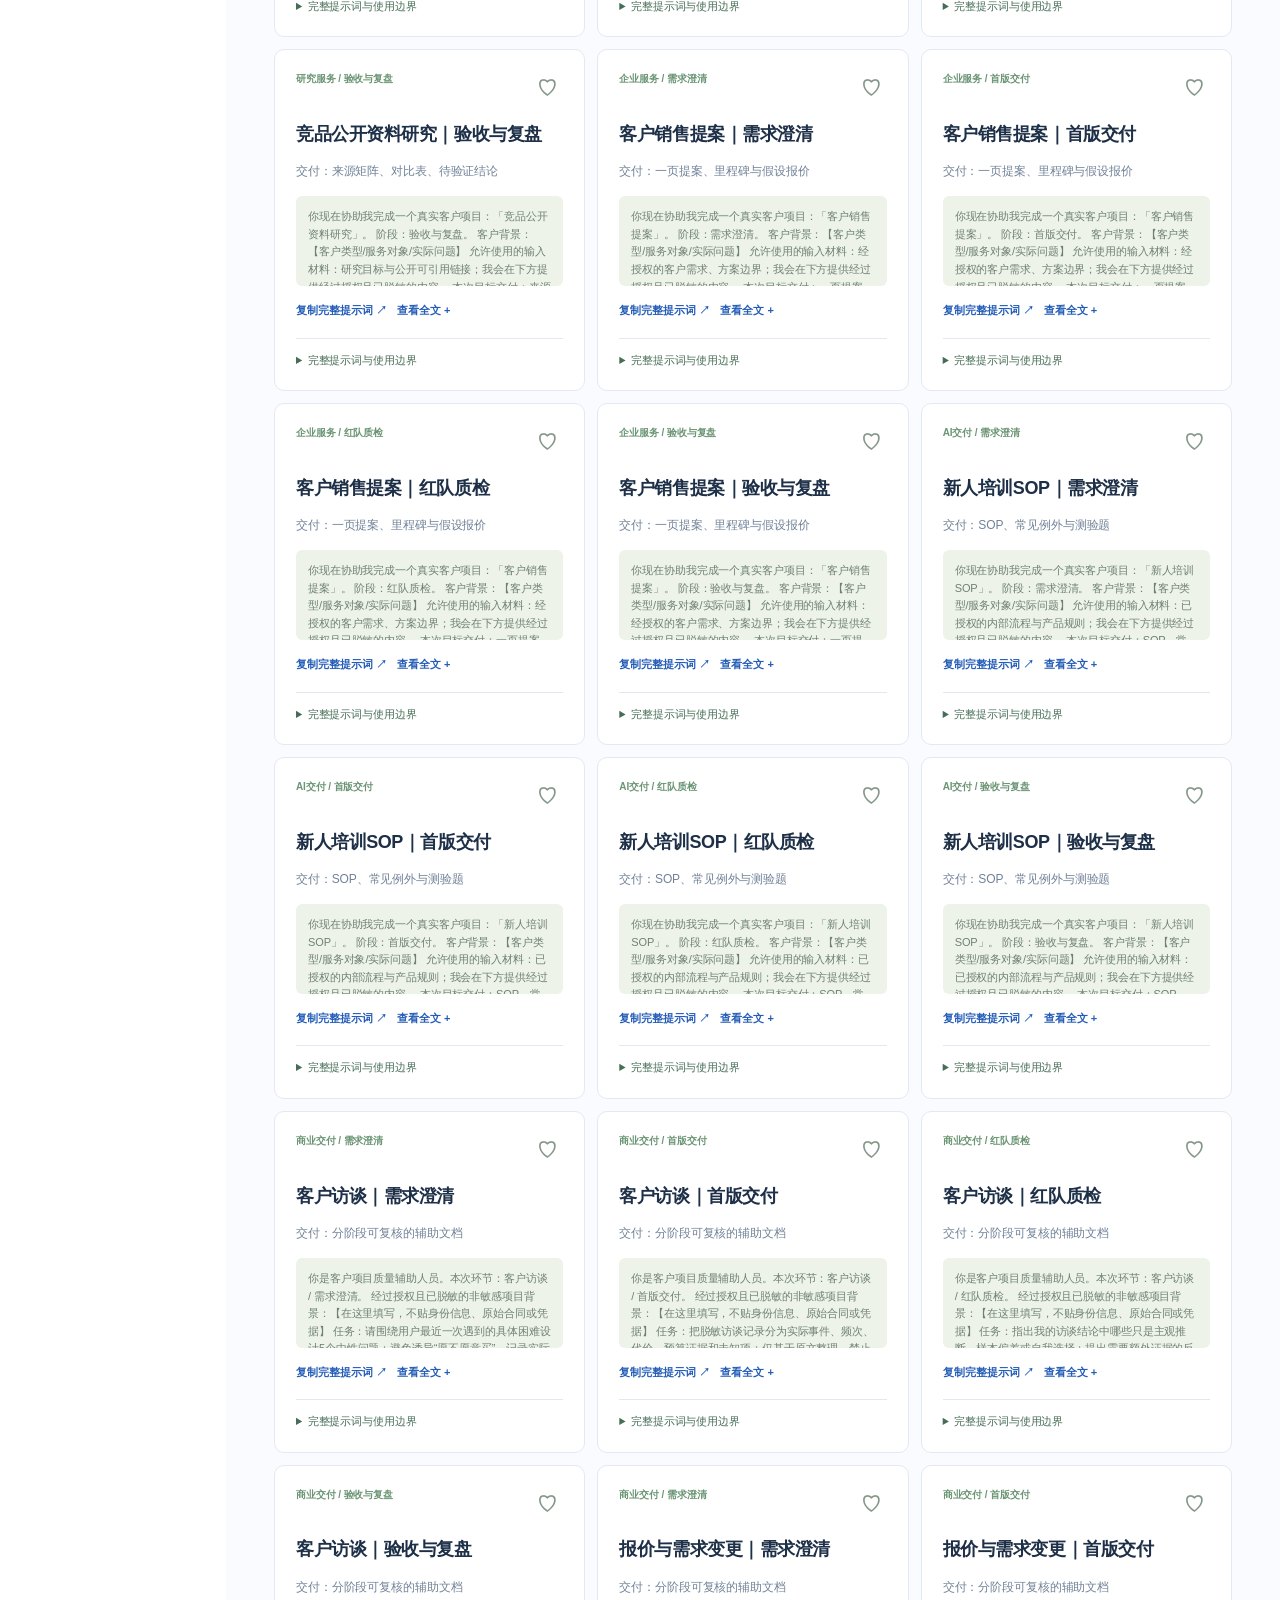
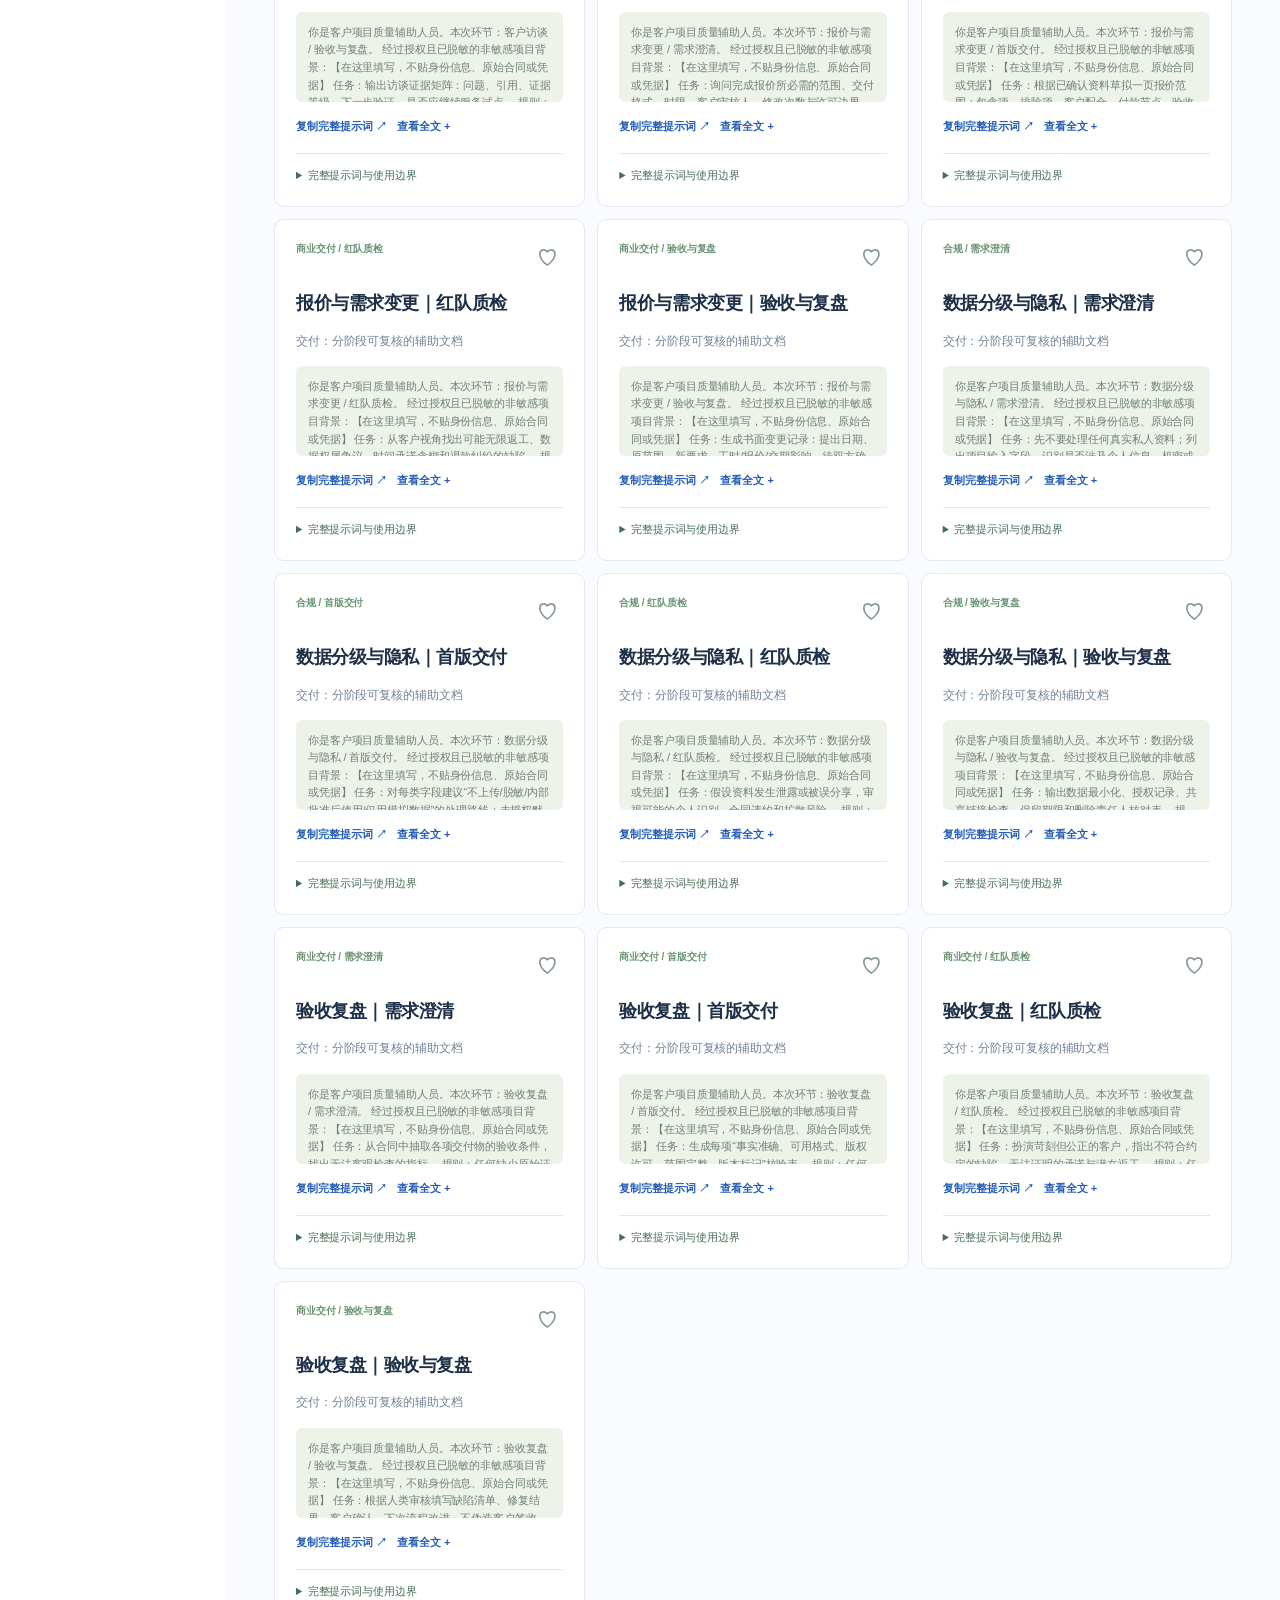
<file: workbench.html>
<!doctype html>
<html lang="zh-CN">
<head><!-- andy-seo-extra --><meta property="og:locale" content="zh_CN"><meta property="og:site_name" content="用 ChatGPT 赚钱保姆级攻略"><meta property="og:image:width" content="1200"><meta property="og:image:height" content="630"><meta name="twitter:site" content="@AIPMAndy"><meta name="twitter:creator" content="@AIPMAndy"><meta name="twitter:title" content="用 ChatGPT 赚钱保姆级攻略｜从零到第一份可交付服务 · AI酋长Andy"><meta name="twitter:description" content="用 ChatGPT 赚钱保姆级攻略：34章实操教程、10个可售服务包、64套复制即用提示词、36个FAQ、7/30天计划、成本测算与真实案例证据分级。免费开源，附可交付模板。"><meta name="twitter:image" content="https://aipmandy.github.io/chatgpt-income-handbook/og.png"><!-- /andy-seo-extra -->
<meta charset="UTF-8"><meta name="viewport" content="width=device-width,initial-scale=1"><meta name="theme-color" content="#fafafa"><meta name="robots" content="index,follow">
<meta name="description" content="用 ChatGPT 赚钱保姆级攻略：34章实操教程、10个可售服务包、64套复制即用提示词、36个FAQ、7/30天计划、成本测算与真实案例证据分级。免费开源，附可交付模板。">
<meta name="keywords" content="ChatGPT赚钱,AI副业,ChatGPT使用教程,ChatGPT商业变现,AI接单,AI商业化,开源项目,AI酋长Andy">
<title>用 ChatGPT 赚钱保姆级攻略｜从零到第一份可交付服务 · AI酋长Andy</title>
<link rel="canonical" href="https://aipmandy.github.io/chatgpt-income-handbook/workbench.html"><link rel="icon" href="assets/favicon.svg" type="image/svg+xml"><link rel="stylesheet" href="style.css"><link rel="stylesheet" href="studio.css">
<meta property="og:type" content="website"><meta property="og:title" content="用 ChatGPT 赚钱保姆级攻略 · 从0到第一份可交付服务"><meta property="og:description" content="34章教程 × 64套提示词 × 10种服务包 × 成本计算器，免费开源"><meta property="og:url" content="https://aipmandy.github.io/chatgpt-income-handbook/"><meta property="og:image" content="https://aipmandy.github.io/chatgpt-income-handbook/assets/social-preview.png">
<meta name="twitter:card" content="summary_large_image">
<meta name="author" content="AI酋长Andy">
<script type="application/ld+json">{"@context":"https://schema.org","@graph":[{"@type":"Person","@id":"https://github.com/AIPMAndy#person","name":"AI酋长Andy","alternateName":["AI Chief Andy","Andy Liu","AIPMAndy"],"url":"https://metaver.vip/","sameAs":["https://x.com/AIPMAndy","https://github.com/AIPMAndy","https://metaver.vip/","https://t.me/AIPMAndy","https://www.threads.com/@andyaipm","https://www.youtube.com/channel/UCo3Uq_DFHKFQxX2vLqEZ8mw","https://space.bilibili.com/100287319","https://www.xiaohongshu.com/user/profile/578dd31382ec3924141f799e","https://aipmandy.github.io/"],"jobTitle":"流量 AI 联合创始人、星觉 AI 创始人","description":"AI酋长Andy（Andy Liu，GitHub / X @AIPMAndy）：流量 AI 联合创始人、星觉 AI 创始人。星觉科技，北京。"},{"@type":"WebSite","@id":"https://aipmandy.github.io/chatgpt-income-handbook/#website","url":"https://aipmandy.github.io/chatgpt-income-handbook/","name":"用 ChatGPT 赚钱保姆级攻略","description":"用 ChatGPT 怎么赚钱？AI酋长Andy 写的免费开源中文教程：34 章教程、10 个服务包、64 套提示词、36 条 FAQ、7/30 天计划，从零做出第一份客户能验收的服务。非 OpenAI 官方，不承诺收益。","inLanguage":"zh-CN","author":{"@id":"https://github.com/AIPMAndy#person"},"publisher":{"@id":"https://github.com/AIPMAndy#person"}}]}</script>
</head>
<body>
<a class="skip" href="#content">跳到正文</a>
<header class="topbar"><div class="header-inner"><a class="logo" href="index.html" aria-label="返回首页"><span class="logo-icon">A.</span><span><b>AI酋长Andy</b><small>CHATGPT / 商业实践手册</small></span></a><nav aria-label="顶部导航"><a href="index.html">官网首页</a><a href="handbook.html">学习文档</a><a href="#paths">服务方案</a><a href="#toolkit">交付工具</a><a href="https://github.com/AIPMAndy/chatgpt-income-handbook" target="_blank" rel="noopener noreferrer">GitHub ↗</a></nav><div class="header-actions"><a class="nav-contact" href="#contact">联系作者 <span aria-hidden="true">↗</span></a></div></div></header>
<div class="site-shell">
<aside class="site-aside" aria-label="章节目录"><div class="rail-inner"><div class="rail-brand"><span class="rail-overline">THE HANDBOOK</span><strong>ChatGPT 商业实践</strong><span class="rail-version">2026 · OPEN SOURCE</span></div><div class="rail-group-title">从这里开始</div><nav class="rail-links" aria-label="本站内容目录"><a class="active" href="#top">⌂ <span>概览</span></a><a href="#start">▤ <span>入门路径</span></a><a href="handbook.html">▦ <span>完整学习文档</span></a><a href="#paths">◈ <span>10 种服务方案</span></a><a href="#prompts">⌘ <span>提示词模板</span></a></nav><div class="rail-group-title rail-second">业务工作台</div><nav class="rail-links" aria-label="工作台模块"><a href="#toolkit">▣ <span>接单准备</span></a><a href="#calculator">◫ <span>成本核算</span></a><a href="#roadmap">◷ <span>行动计划</span></a><a href="#evidence">◇ <span>案例核验</span></a><a href="#faq">? <span>问题与依据</span></a></nav><div class="rail-author"><span class="rail-author-title">作者与联系方式</span><b>AI酋长Andy</b><span>微信 AIPMAndy</span><button type="button" data-copy-wechat>复制微信号 ↗</button><a href="https://metaver.vip/" target="_blank" rel="noopener noreferrer">metaver.vip ↗</a></div></div></aside>
<main id="content">
<section class="hero container" id="top"><div class="hero-copy"><div class="eyebrow"><span class="hero-dot" aria-hidden="true"></span> 独立开源 · 免费学习 · 2026 版</div><div class="hero-kind">PRACTICAL BUSINESS HANDBOOK</div><h1>把 ChatGPT 用于<br><em>真正可交付的工作。</em></h1><p class="hero-desc">面向自由职业者、职场人和小团队的实践指南。从识别客户需求，到制作方案、质量验收和成本复盘，附可以直接使用的流程与工具。</p><div class="hero-actions"><a class="btn btn-dark" href="handbook.html">阅读完整手册 <span>↗</span></a><a class="btn btn-outline" href="#start">查看入门路线 <span>→</span></a></div><div class="hero-contact-strip"><span>作者 AI酋长Andy · 微信 <b>AIPMAndy</b></span><button type="button" data-copy-wechat>复制</button><a href="https://metaver.vip/" target="_blank" rel="noopener noreferrer">官网 ↗</a><a href="https://metaver.vip/services" target="_blank" rel="noopener noreferrer">咨询与陪跑 ↗</a></div><div class="hero-note"><span>✓ 含示范交付件</span><span>✓ 34 章 · 10 套服务 SOP</span><span>✓ 没有收益承诺</span></div><p class="hero-legal">独立社区项目，非 OpenAI 官方。所有案例和报价示意均标注证据等级与适用边界。</p></div>
<div class="deliverable-panel" aria-label="虚构交付案例示范"><div class="document-header"><div class="document-icon">↗</div><div><span class="doc-label">DELIVERY NOTE / 001</span><strong>客户交付范例</strong></div><span class="document-status">模拟案例</span></div><div class="document-content"><div class="document-eyebrow">SAMPLE PROJECT · SERVICE OPERATIONS</div><h2>客户 FAQ 整理与验收</h2><p>以虚构门店为例，把 AI 输出变成可审核、可签收的服务成果。</p><div class="doc-progress"><div><span>01</span><b>明确需求与信息范围</b><i>已示范</i></div><div><span>02</span><b>制作 FAQ 与待确认清单</b><i>已示范</i></div><div><span>03</span><b>人工核验和安全复核</b><i>已示范</i></div><div><span>04</span><b>验收、修改与工时复盘</b><i>已示范</i></div></div><a class="doc-link" href="docs/END-TO-END-TRIAL.md">阅读完整模拟试单 <span>↗</span></a></div><div class="document-footer"><span>所有范例数据均为虚构</span><span>OPEN SOURCE / MIT</span></div></div></section>
<section class="container quick-index" aria-label="快速进入最常用的内容"><a href="handbook.html"><span class="quick-serial">01 / LEARN</span><strong>系统学习</strong><span>按章节循序上手</span><i>↗</i></a><a href="#paths"><span class="quick-serial">02 / SERVICES</span><strong>选择服务</strong><span>明确交付物与范围</span><i>↗</i></a><a href="#toolkit"><span class="quick-serial">03 / TOOLS</span><strong>开始交付</strong><span>授权、报价与检查</span><i>↗</i></a><a href="#calculator"><span class="quick-serial">04 / ECONOMICS</span><strong>算清成本</strong><span>计入人工与返工</span><i>↗</i></a></section>
<section class="container counters" aria-label="指南数据"><div class="counters-intro"><small>THE HANDBOOK</small><strong>从学习到接单的<br>完整能力体系</strong></div><div><strong id="countLessons">34</strong><span>章跟做教程</span></div><div><strong id="countOffers">10</strong><span>种可售服务</span></div><div><strong id="countPrompts">64</strong><span>套工作提示词</span></div><div><strong id="countFaq">36</strong><span>个关键问答</span></div></section>
<section class="container signal-note"><span class="signal-icon">!</span><p><strong>先把这句讲清楚：</strong>ChatGPT 本身不会给你发工资。别人付钱，是因为你解决了问题、给出了可用的成果，并承担事实核验和交付责任。<a href="https://openai.com/policies/terms-of-use/" target="_blank" rel="noopener noreferrer">核对 OpenAI 官方条款 ↗</a></p></section>
<section class="container start-section" id="start"><div class="section-head"><div><div class="kicker">01 / THE STARTING POINT</div><h2>先不要买一堆工具。<br>先做出一份能卖的东西。</h2><p>3 个步骤明确你今天要干什么。也可以用下方的路径选择器找到更适合自己起步的服务。</p></div><a class="subtle-link" href="guides/7-DAY-PLAN.md">7天行动计划全文 ↗</a></div><div class="steps-grid"><article class="step"><span>01 / PROBLEM</span><h3>找一个真问题</h3><p>问客户在哪里浪费时间、最不满意什么。不要从“AI能做什么”开始。</p><strong>产物：需求清单</strong></article><article class="step"><span>02 / SAMPLE</span><h3>做一个能验收的小样</h3><p>用模拟或授权资料做前后对比，附交付标准和人工校对记录。</p><strong>产物：演示样品</strong></article><article class="step"><span>03 / CUSTOMER</span><h3>小范围验证</h3><p>先与有真实需求的人沟通，给出有限范围的报价，记录反馈和成本。</p><strong>产物：一页报价单</strong></article></div><div class="finder"><div class="finder-top"><div><span class="tiny-kicker">PATH FINDER</span><h3>你适合从哪条路开始？</h3></div><p>只是基于时间与经验的启发式建议，不代表收益预测。</p></div><div class="finder-grid"><label>你最熟悉什么？<select id="finderSkill"><option value="content">写作 / 内容 / 自媒体</option><option value="career">职场 / 求职 / 人力资源</option><option value="business">销售 / 运营 / 客户服务</option><option value="data">Excel / 数据 / 产品 / 技术</option></select></label><label>每周可稳定投入时间<select id="finderTime"><option value="short">3—5小时</option><option value="medium">6—12小时</option><option value="long">12小时以上</option></select></label><label>此前有付费交付经历吗？<select id="finderExperience"><option value="new">没有，先做样品</option><option value="yes">有，可向现有客户推荐</option></select></label></div><div id="finderResult" class="finder-result" role="status" aria-live="polite"></div></div></section>
<section class="section tint" id="paths"><div class="container"><div class="section-head"><div><div class="kicker">02 / SERVICE BLUEPRINTS</div><h2>10 种可以明确验收的服务。</h2><p>每一种都写清楚：客户给什么、你交付什么、为什么有人买、哪里容易翻车。价格只是示例参数。</p></div><span class="section-side">从交付物出发 · 不卖幻觉</span></div><div class="chips" id="offerFilters" role="group" aria-label="按服务类别筛选"></div><div id="offerCount" class="count-label" role="status"></div><div id="offerGrid" class="offer-grid"></div></div></section>
<section class="container section" id="lessons"><div class="section-head"><div><div class="kicker">03 / THE KNOWLEDGE BASE</div><h2>系统学习，逐步建立交付能力。</h2><p>每一章都有“照着做”的步骤、可核验的结果和风险提示。可以勾选完成，记录只保存在浏览器。</p></div><span class="section-side">免费学习 · 无需注册</span></div><div class="toolbar"><label class="search"><span aria-hidden="true">⌕</span><span class="sr-only">搜索章节</span><input type="search" id="lessonSearch" placeholder="搜客户、报价、内容、简历、数据、合规…" autocomplete="off"></label><label class="selectbox"><span class="sr-only">课程分类</span><select id="lessonCategory"><option value="全部">全部分类</option></select></label><label class="small-check"><input type="checkbox" id="lessonUndone">只看未完成</label></div><div class="lesson-meta"><span id="lessonCount" role="status"></span><span id="progressCount">已完成 0 / 34</span></div><div class="progress-track" aria-label="章节完成进度"><div id="progressBar"></div></div><div id="lessonGrid" class="lesson-grid"></div><div class="read-more"><a href="handbook.html">打开专业阅读模式（34 章） ↗</a></div></section>
<section class="mini-contact container"><div><span class="tiny-kicker">FROM OPEN GUIDE TO REAL WORK</span><h3>看懂教程很容易。<br>把事情做成，需要有人把关。</h3><p>求职咨询、职业成长、AI+IP 陪跑。需要具体帮助，可以先看我的官网服务说明。</p></div><div class="mini-contact-actions"><button type="button" class="btn btn-dark" data-copy-wechat>复制微信 AIPMAndy ↗</button><a href="https://metaver.vip/" target="_blank" rel="noopener noreferrer">官网 metaver.vip ↗</a><a href="https://metaver.vip/services" target="_blank" rel="noopener noreferrer">查看咨询服务 →</a></div></section>
<section class="section tint" id="prompts"><div class="container"><div class="section-head"><div><div class="kicker">04 / THE PROMPT LIBRARY</div><h2>64 套经过结构化整理的工作指令。</h2><p>每个业务场景拆成：澄清需求、生成初稿、红队审校、最终验收。适合直接改造，不承诺一键出成品。</p></div><a class="subtle-link" href="docs/PROMPT-LIBRARY.md">完整提示词库 ↗</a></div><div class="chips" id="promptFilters" role="group" aria-label="按场景筛选提示词"></div><div class="toolbar"><label class="search"><span aria-hidden="true">⌕</span><span class="sr-only">搜索提示词</span><input type="search" id="promptSearch" placeholder="搜公众号、简历、Excel、销售提案、质检…"></label><label class="small-check"><input id="onlyFavorite" type="checkbox">仅看收藏</label><button class="text-btn" id="clearPrompts">清除筛选</button></div><div id="promptCount" class="count-label" role="status"></div><div id="promptGrid" class="prompt-grid"></div></div></section>

<section class="section toolkit-section" id="toolkit"><div class="container"><div class="section-head"><div><div class="kicker">05 / CLIENT DELIVERY TOOLKIT</div><h2>把风险识别和交付流程，<br>变成你的工作习惯。</h2><p>本地运行：不上传、不存储客户名称或需求。所有输入都应使用脱敏信息，生成草稿必须人工核对。</p></div><a class="subtle-link" href="docs/SERVICE-SOPS.md">10个完整服务SOP ↗</a></div>
<div class="toolkit-grid">
<article class="tool-panel"><span class="tiny-kicker">READINESS GATE / 接单准备</span><h3>你真的准备好接单了吗？</h3><p>六个检查项，不满足就先暂停接单与承诺。</p><div id="readinessItems" class="tool-checks">
<label><input type="checkbox" data-ready="problem"> 客户问题已通过真实访谈验证</label>
<label><input type="checkbox" data-ready="scope"> 包含与排除事项写进书面范围</label>
<label><input type="checkbox" data-ready="permission"> 所有客户资料可用范围已经确认</label>
<label><input type="checkbox" data-ready="sample"> 有可复核的演示样品或真实能力证明</label>
<label><input type="checkbox" data-ready="price"> 报价覆盖获客、返工、退款等成本假设</label>
<label><input type="checkbox" data-ready="accept"> 有客观验收标准与人工审核人</label></div><p id="readinessResult" class="tool-result" role="status" aria-live="polite">已完成 0 / 6：先完善证据，再对外承诺。</p></article>
<article class="tool-panel"><span class="tiny-kicker">PRIVACY GATE / 客户信息</span><h3>这份资料可以交给 AI 处理吗？</h3><p>保守判断：不确定就先不上传。以下只做风险提示，不是法律许可认定。</p><label>资料类型<select id="privacyType"><option value="public">公开、无身份信息的资料</option><option value="internal">内部非公开资料</option><option value="personal">个人信息 / 可识别客户资料</option><option value="sensitive">密钥、证件、合同机密或高度敏感数据</option></select></label><label>客户或资料权利人许可<select id="privacyAllowed"><option value="unknown">不确定 / 尚未确认</option><option value="no">明确未授权</option><option value="yes">已有明确授权与用途限制</option></select></label><label>使用环境符合合同和组织政策吗？<select id="privacyEnvironment"><option value="unknown">不清楚</option><option value="yes">已经核对</option><option value="no">不符合 / 未获批准</option></select></label><p id="privacyResult" class="tool-result warning" role="status" aria-live="polite">尚未确认授权与使用环境：不要上传资料。</p><a class="tool-more" href="docs/PRIVACY-SOP.md">查看完整权限与事故处理SOP →</a></article>
</div>
<div class="proposal-panel"><div class="proposal-intro"><span class="tiny-kicker">QUOTE DRAFT / 交付报价草稿</span><h3>生成一份可以发客户核对的服务范围</h3><p>先选服务，再填写脱敏后的问题与交付时限。输出是沟通草稿，不自动承诺价格或成交。</p></div><div class="proposal-form"><label>选择服务包<select id="proposalOffer"></select></label><label>客户问题（脱敏简述）<textarea id="proposalProblem" maxlength="260" rows="3" placeholder="例如：虚构门店需要一组可核查的FAQ，先确认知识来源和退订政策"></textarea></label><label>约定交付时间（人工填写）<input type="text" id="proposalDeadline" maxlength="100" placeholder="例如：收到完整资料后5个工作日"></label><button type="button" id="makeProposal" class="btn btn-dark">生成服务范围草稿 ↗</button></div><div class="proposal-preview"><div class="proposal-preview-top"><strong>客户沟通草稿</strong><button type="button" id="copyProposal" disabled>复制草稿</button></div><pre id="proposalOutput" aria-live="polite">请先选择服务与填写脱敏问题。这里不会保存你的输入。</pre></div></div>
<div class="kit-links"><a href="docs/END-TO-END-TRIAL.md">从需求到签收的完整模拟试单 →</a><a href="docs/UNIT-ECONOMICS.md">成本计算公式与反例 →</a><a href="docs/EVIDENCE-PUBLICATION.md">案例发布证据标准 →</a><a href="docs/DEMO-CASE-LAB.md">4个端到端模拟案例 →</a><a href="templates/ACCEPTANCE-REPORT.md">交付验收单 →</a><a href="templates/CHANGE-REQUEST.md">需求变更单 →</a><a href="docs/CLAIM-LEDGER.md">证据核验台账 →</a></div>
</div></section>
<section class="container section" id="calculator"><div class="section-head"><div><div class="kicker">06 / PROJECT ECONOMICS</div><h2>先算清商业成本，<br>再判断这单值不值得做。</h2><p>收入、成本、利润、有效工时必须分开。你可以输入自己的假设做情景测算；这个工具不预测成交概率。</p></div><span class="section-side">本地计算 · 不收集数据</span></div><div class="calculator"><div class="calc-fields"><label>单笔服务报价（元）<input type="number" id="calcPrice" min="0" max="10000000" value="399" step="1"></label><label>假设完成订单（笔）<input type="number" id="calcOrders" min="0" max="100000" value="3" step="1"></label><label>每单直接成本（元）<input type="number" id="calcCost" min="0" max="10000000" value="80" step="1"></label><label>每单实际工时（小时）<input type="number" id="calcHours" min="0" max="10000" value="3.5" step="0.5"></label><label>每单获客/沟通工时（小时）<input type="number" id="calcAcqHours" min="0" max="500" value="1.5" step="0.5"></label><label>每单预留返工工时（小时）<input type="number" id="calcReworkHours" min="0" max="500" value="1" step="0.5"></label><label>退款订单比例假设（%）<input type="number" id="calcRefundRate" min="0" max="100" value="0" step="1"></label><label>支付/平台费率（%）<input type="number" id="calcFeeRate" min="0" max="100" value="2" step="0.5"></label><label>未成交线索总工时（小时）<input type="number" id="calcUnconvertedHours" min="0" max="100000" value="2" step="0.5"></label><label>自己的时间价值（元/小时）<input type="number" id="calcLaborRate" min="0" max="100000" value="100" step="10"></label><label>获客现金支出（元）<input type="number" id="calcAcquisitionSpend" min="0" max="10000000" value="0" step="1"></label><label>期间固定费用（元）<input type="number" id="calcFixed" min="0" max="10000000" value="100" step="1"></label><label>税费/其他预留比例（%）<input type="number" id="calcReserve" min="0" max="100" value="0" step="1"></label></div><div class="calc-output"><div class="calc-tag">SCENARIO ONLY · 纯假设测算</div><div class="calc-kpi"><span>退款后的假设收入</span><strong id="calcRevenue">—</strong></div><div class="calc-duo"><div><span>扣直接成本与固定费后</span><strong id="calcMargin">—</strong></div><div><span>预留后估算结余</span><strong id="calcNet">—</strong></div></div><div class="calc-duo"><div><span>总交付工时</span><strong id="calcTotalHours">—</strong></div><div><span>预留后每小时结余</span><strong id="calcHourly">—</strong></div></div><div class="calc-duo"><div><span>计入自身劳动价值后的差额</span><strong id="calcAfterLabor">—</strong></div><div><span>人工保本单价（不含预留）</span><strong id="calcBreakeven">—</strong></div></div><p id="calcCostAlert" class="calc-cost-alert" role="status" aria-live="polite"></p><p class="calc-warning">⚠️ 这是算术演示，不代表市场价格、接单能力或税务建议；退款比例仅作为情景假设；新增未成交线索时间与获客现金支出为自填假设，仍未计其他间接成本、真实税务与全部坏账风险。真实收入可能为 0 或负数。</p><button class="copy-summary" id="copyCalc">复制我的测算假设 ↗</button></div></div></section>
<section class="section charcoal" id="roadmap"><div class="container"><div class="section-head"><div><div class="kicker">07 / THE ACTION ROADMAP</div><h2>7 天起步，30 天验证。</h2><p>以真实任务和交付结果衡量进度，不为打卡而打卡；7 天内成交不是承诺。</p></div><button type="button" class="btn btn-light-outline" id="exportProgress">导出我的练习记录 ↓</button></div><div id="daysGrid" class="days-grid"></div><div id="weeksGrid" class="weeks-grid"></div><p class="localnote">完成状态和收藏只存于当前浏览器 localStorage；换设备、清理缓存会丢失。</p></div></section>
<section class="container section" id="cases"><div class="section-head"><div><div class="kicker">08 / EVIDENCE, NOT HYPE</div><h2>真实经历必须说清证据等级。</h2><p>下面的案例属于作者自述，未在仓库提供完整独立核验材料。用于讨论方法，不用来制造“跟着做一定赚钱”的暗示。</p></div></div><div id="casesGrid" class="case-grid"></div><div class="read-more"><a href="docs/DEMO-CASE-LAB.md">查看4个醒目标注的模拟案例 ↗</a> · <a href="templates/CASE-STUDY.md">用统一模板贡献可复核案例 ↗</a></div></section>
<section class="section evidence-section" id="evidence"><div class="container"><div class="section-head"><div><div class="kicker">09 / VERIFIABLE CASES</div><h2>这条赚钱案例，<br>到底能不能公开宣传？</h2><p>给案例贴对证据标签，避免把模拟作品、意向客户或单次付款写成收益保证。此工具不收集输入，也不能替代客户授权。</p></div><a class="subtle-link" href="docs/EVIDENCE-PUBLICATION.md">阅读完整证据标准 ↗</a></div><div class="evidence-gate tool-panel"><div class="evidence-fields"><label>案例现有证据<select id="evidenceLevel"><option value="demo">D：模拟演示，没有真实订单</option><option value="self">C：作者自述，没有独立凭证</option><option value="accepted">B：客户签收或验收，未公开独立证据</option><option value="public">A：具有可公开复核的材料</option></select></label><label>客户是否授权公开相关信息？<select id="evidencePermission"><option value="unknown">不确定，尚未确认</option><option value="no">未获得公开授权</option><option value="yes">已明确授权公开该范围</option></select></label><label>是否有足够公开材料证明具体结论？<select id="evidenceArtifact"><option value="no">没有，或只可私下核验</option><option value="yes">有，且已审查隐私和第三方权利</option></select></label></div><p id="evidenceResult" class="tool-result warning" role="status" aria-live="polite">演示内容只能作为模拟案例发布，不得标注客户成交或实际收入。</p></div></div></section>
<section class="section tint" id="faq"><div class="container"><div class="section-head"><div><div class="kicker">10 / THE FAQ</div><h2>36 个问题，把坑讲清楚。</h2><p>关于成本、模型能力、版权、个人信息、收益宣传和客户沟通。</p></div></div><div class="toolbar"><label class="search"><span aria-hidden="true">⌕</span><span class="sr-only">搜索常见问题</span><input id="faqSearch" placeholder="搜隐私、Plus、API、版权、第一单…"></label></div><div id="faqList" class="faq-list"></div><div class="read-more"><a href="docs/SOURCES.md">查看官方依据与核对日期 ↗</a></div></div></section>
<section class="container section" id="sources"><div class="section-head"><div><div class="kicker">11 / SOURCES & REFERENCES</div><h2>不靠“听说”，保留官方出处。</h2><p>以下为官方资料，链接与功能细节会更新；读者应以实际账号权限和最新官方条款为准。</p></div><span class="section-side">最后人工核对：2026.10.22</span></div><div id="sourcesGrid" class="sources-grid"></div></section>
<section class="contact" id="contact"><div class="container contact-inner"><div><div class="kicker">11 / THE AUTHOR</div><h2>让 AI 真正进入<br>你的工作与业务。</h2><p>我是 AI酋长Andy。曾在互联网公司做 AI 产品与业务管理，也在做 AI 内容、职业咨询和陪跑。教程免费开放，具体商业服务请先看官网说明。</p><p class="contact-disclaimer">咨询或陪跑属于独立付费服务。不承诺副业第一单、收入增长或特定 Offer。</p></div><div class="contact-card"><small>添加微信 · 请备注「ChatGPT赚钱指南」</small><strong>AIPMAndy</strong><button class="btn btn-dark" type="button" data-copy-wechat>复制微信号 ↗</button><div class="contact-line"></div><small>官网与服务介绍</small><a class="contact-domain" href="https://metaver.vip/" target="_blank" rel="noopener noreferrer">metaver.vip ↗</a><a class="contact-service" href="https://metaver.vip/services" target="_blank" rel="noopener noreferrer">查看 AI+IP / 职业陪跑服务 →</a></div></div></section>
</main>
</div>
<footer class="footer container"><span>© 2026 AI酋长Andy · <a href="LICENSE">MIT License</a> · 独立开源项目</span><span><a href="https://github.com/AIPMAndy/chatgpt-income-handbook" target="_blank" rel="noopener noreferrer">GitHub</a> · <a href="docs/ADVERSARIAL-AUDIT.md">质量审计</a> · <a href="https://metaver.vip/" target="_blank" rel="noopener noreferrer">官网 metaver.vip</a> · <a href="#contact">微信 AIPMAndy</a></span></footer>
<dialog id="lessonDialog" aria-labelledby="dialogTitle"><div class="dialog-body" id="dialogBody"></div><button type="button" class="dialog-close" id="closeDialog" aria-label="关闭章节">×</button></dialog>
<div id="toast" class="toast" role="status" aria-live="polite" hidden></div><noscript><p class="nojs container">当前浏览器禁用 JavaScript。你仍可阅读<a href="docs/COMPLETE-GUIDE.md">34 章文字版</a>及<a href="docs/PROMPT-LIBRARY.md">64 套提示词</a>。</p></noscript>
<script src="data/catalog.js"></script><script src="lib/economics.js"></script><script src="app.js"></script>
</body></html>
</file>
<file: apple-home.css>
:root{--ink:#1d1d1f;--secondary:#6e6e73;--muted:#86868b;--blue:#0066cc;--surface:#f5f5f7;--line:#dedee3;--softshadow:0 16px 48px rgba(0,0,0,.06)}
*{box-sizing:border-box}
html{scroll-behavior:smooth;scroll-padding-top:72px}
body{margin:0;background:#fff;color:var(--ink);font-family:-apple-system,BlinkMacSystemFont,"SF Pro Display","PingFang SC","Hiragino Sans GB","Microsoft YaHei",sans-serif;-webkit-font-smoothing:antialiased}
a{color:inherit;text-decoration:none}
button{font:inherit;cursor:pointer}
:focus-visible{outline:3px solid #66a7f3;outline-offset:4px}
.skip-link{position:absolute;left:-10000px}.skip-link:focus{left:12px;top:10px;z-index:1000;background:#fff;padding:10px}
.section-wrap,.nav-wrap{width:min(1160px,calc(100% - 48px));margin:0 auto;min-width:0}
.topbar{position:sticky;top:0;z-index:50;background:rgba(251,251,253,.83);backdrop-filter:blur(22px) saturate(1.6);-webkit-backdrop-filter:blur(22px) saturate(1.6);border-bottom:1px solid rgba(0,0,0,.055)}
.nav-wrap{display:flex;align-items:center;justify-content:space-between;height:58px;gap:22px}
.brand{display:flex;align-items:center;gap:10px;font-size:13px;font-weight:650;white-space:nowrap}
.brand-mark{font-size:16px;font-weight:750;display:grid;place-items:center;width:31px;height:31px;border-radius:10px;background:#111;color:#fff;letter-spacing:-.06em}
.brand-muted{color:#87878a;font-weight:450}
.topbar nav{margin-left:auto;display:flex;align-items:center;gap:28px}
.topbar nav a{font-size:12px;color:#4b4b4f;white-space:nowrap}
.topbar nav a:hover,.footer a:hover{color:var(--blue)}
.nav-pill{font-size:12px;color:white;background:#1d1d1f;padding:9px 14px;border-radius:999px;white-space:nowrap}
.hero{background:linear-gradient(180deg,#fff 0%,#fafafc 100%);padding:92px 24px 76px;overflow:hidden}
.hero-inner{text-align:center;max-width:850px;margin:0 auto}
.eyebrow,.section-eyebrow{color:#77777c;font-size:12px;line-height:1.3;font-weight:650;letter-spacing:.065em}
.status-dot{display:inline-block;background:#4d9f70;width:7px;height:7px;vertical-align:2px;border-radius:50%;margin-right:7px}
.hero h1{font-size:clamp(52px,7.2vw,94px);letter-spacing:-.064em;line-height:1.11;margin:22px 0 22px;font-weight:760}
.hero h1 span{color:#86868b}
.hero-lead{font-size:clamp(20px,2.15vw,27px);font-weight:580;letter-spacing:-.025em;margin:0 auto 14px;line-height:1.45}
.hero-sub{color:var(--secondary);font-size:16px;line-height:1.75;max-width:650px;margin:0 auto 26px}
.hero-actions{display:flex;align-items:center;justify-content:center;gap:24px;flex-wrap:wrap}
.primary-button{display:inline-flex;gap:10px;align-items:center;justify-content:center;background:#0071e3;color:white;font-size:15px;font-weight:550;padding:14px 22px;border-radius:999px;min-height:47px;transition:background .2s ease}
.primary-button:hover{background:#0061c8}
.text-button{color:var(--blue);font-size:15px;font-weight:550;white-space:nowrap}
.text-button:hover,.inline-more:hover{color:#004c9b;text-decoration:underline}
.hero-credit{font-size:12px;color:#a1a1a6;margin-top:26px}
.hero-art{max-width:1000px;margin:78px auto 0;background:#171719;color:#fff;border-radius:32px;overflow:hidden;padding:30px 38px 32px;box-shadow:0 26px 65px rgba(0,0,0,.16),0 4px 13px rgba(0,0,0,.06)}
.showcase-meta{color:#a9a9ad;display:flex;align-items:center;gap:10px;font-size:11px;letter-spacing:.1em;font-weight:550}
.showcase-meta>span:last-child{margin-left:auto}.showcase-dot{width:9px;height:9px;background:#98eea2;border-radius:50%}
.showcase-heading{text-align:center;margin:40px 0 34px}.showcase-heading p{font-size:16px;color:#aaa;margin:0 0 10px}.showcase-heading h2{font-size:clamp(25px,3.7vw,43px);letter-spacing:-.048em;line-height:1.2;margin:0;font-weight:660}
.showcase-cards{display:grid;grid-template-columns:repeat(4,minmax(0,1fr));gap:12px}
.showcase-cards>div{background:linear-gradient(160deg,#38383c,#252528);min-height:154px;padding:19px;border:1px solid #4b4b4d;border-radius:19px;display:flex;flex-direction:column;gap:8px}
.flow-num{font-size:12px;color:#b7b7bd;font-weight:600}.showcase-cards strong{font-size:19px;letter-spacing:-.025em;margin-top:auto}.showcase-cards small{color:#b9b9bf;font-size:12px}
.showcase-foot{display:flex;justify-content:space-between;gap:16px;margin-top:24px;color:#a4a4aa;font-size:10px;letter-spacing:.05em}
.numbers{background:#f5f5f7}.numbers-inner{width:min(1000px,calc(100% - 48px));margin:auto;padding:45px 0;display:grid;grid-template-columns:repeat(4,1fr);gap:10px;text-align:center}
.numbers-inner>div{display:flex;flex-direction:column;gap:7px}.numbers strong{font-size:clamp(35px,4.3vw,52px);letter-spacing:-.06em;font-weight:720}.numbers span{font-size:13px;color:var(--secondary)}
.section{padding:116px 0}.section-why{background:#fff}.center{text-align:center}
.section-wrap h2{font-size:clamp(36px,5.6vw,66px);line-height:1.15;letter-spacing:-.055em;margin:20px 0;font-weight:720}
.section-wrap h2 span{color:#86868b}.section-lead{max-width:750px;color:var(--secondary);font-size:18px;line-height:1.74;margin:0 auto}
.feature-grid{display:grid;grid-template-columns:1.16fr .84fr;gap:20px;margin-top:55px}
.feature{position:relative;padding:44px 42px 0;border-radius:26px;background:#f5f5f7;overflow:hidden;min-width:0;min-height:580px}
.feature-label{font-size:12px;font-weight:620;color:#888;margin:0}.feature h3{font-size:clamp(26px,3.2vw,42px);line-height:1.15;letter-spacing:-.045em;margin:20px 0 14px}.feature p:not(.feature-label){font-size:16px;color:var(--secondary);line-height:1.7;max-width:480px}
.feature a{display:inline-block;font-size:14px;color:var(--blue);font-weight:550;margin-top:12px}
.feature-dark{background:#161617;color:#fff}.feature-dark h3{color:#fff}.feature-dark p:not(.feature-label){color:#b8b8bd}.feature-dark a{color:#74b7ff}
.chapter-preview{margin:50px -10px 0;padding:20px 22px 22px;background:#fff;border:1px solid #e5e5e9;border-radius:22px 22px 0 0;box-shadow:0 -6px 25px rgba(0,0,0,.045)}
.chapter-preview-bar{display:flex;align-items:center;gap:10px;font-size:11px;color:#888;padding-bottom:15px;border-bottom:1px solid #eee}
.chapter-preview-bar span:last-child{margin-left:auto;color:#68a276}.doc-light{width:8px;height:8px;background:#4d9f70;border-radius:50%}
.chapter-preview-item{display:flex;align-items:center;gap:20px;padding:16px 0;border-bottom:1px solid #f0f0f2}.chapter-preview-item span{font-size:12px;color:#888}.chapter-preview-item strong{font-size:14px;font-weight:590}.chapter-preview-item i{font-style:normal;font-size:11px;color:var(--blue);margin-left:auto}.chapter-preview-footer{font-size:11px;color:#999;padding-top:16px}
.mini-pipeline{margin-top:77px;border-top:1px solid #404044;padding:26px 0;display:flex;gap:12px;align-items:center;flex-wrap:wrap}.mini-pipeline span{border-radius:999px;border:1px solid #57575c;padding:10px 15px;font-size:13px}.mini-pipeline b{color:#83838b}
.section-services{background:#f5f5f7}.section-title-row{display:flex;align-items:flex-end;justify-content:space-between;gap:48px}.section-title-row>p{max-width:310px;color:var(--secondary);font-size:15px;line-height:1.75}
.service-grid{display:grid;grid-template-columns:repeat(3,minmax(0,1fr));gap:18px;margin-top:42px}
.service-item{position:relative;padding:30px;min-height:250px;background:#fff;border-radius:25px;display:flex;flex-direction:column;transition:transform .2s ease,box-shadow .2s ease}
.service-item:hover{transform:translateY(-4px);box-shadow:0 12px 28px rgba(0,0,0,.06)}.service-count{font-size:11px;letter-spacing:.08em;color:#8b8b90;font-weight:600}.service-item h3{font-size:28px;letter-spacing:-.04em;margin:32px 0 8px}.service-item p{font-size:14px;color:var(--secondary);line-height:1.7;margin:0;max-width:230px}.link-arrow{position:absolute;bottom:25px;right:28px;font-size:18px;color:var(--blue)}.inline-more{display:inline-flex;gap:8px;color:var(--blue);font-size:15px;font-weight:560;margin-top:28px}
.section-product{background:#fff}.product-layout{display:grid;grid-template-columns:1fr 1fr;gap:70px;align-items:center}.product-layout>div:first-child>p:not(.section-eyebrow):not(.product-caution){font-size:18px;color:var(--secondary);line-height:1.8;max-width:500px}.product-layout .primary-button{margin-top:16px}.product-caution{font-size:12px;color:#999;margin-top:20px}
.cost-ui{border-radius:28px;padding:32px;background:#f5f5f7;min-height:400px}.cost-top{display:flex;justify-content:space-between;gap:12px;color:#888;font-size:11px;font-weight:600;letter-spacing:.08em}.cost-ui>p{font-size:17px;color:#838388;margin:54px 0 7px}.cost-ui h3{font-size:clamp(28px,3.3vw,40px);letter-spacing:-.04em;line-height:1.2;margin:0 0 29px}.cost-bars{display:grid;gap:18px}.cost-bars>div{display:grid;grid-template-columns:96px 1fr;gap:16px;align-items:center;font-size:12px;color:#6f6f73}.cost-bars em{display:block;width:var(--w);height:11px;background:linear-gradient(90deg,#9cb8dd,#0066cc);border-radius:999px}.cost-ui small{display:block;color:#999;font-size:11px;margin-top:25px}
.section-next{background:#1d1d1f;color:#fff;text-align:center}.section-next h2 span{color:#a1a1a6}.next-inner>p:not(.section-eyebrow){font-size:17px;color:#b9b9bf;line-height:1.7;margin:0 auto 24px;max-width:590px}.section-next .text-button{color:#8dc5ff}
.author-section{background:#f5f5f7;padding:80px 0}.author-inner{display:grid;grid-template-columns:1.25fr .75fr;gap:70px;align-items:center}.author-inner h2{font-size:42px;margin:10px 0 10px}.author-inner>div>p:not(.section-eyebrow){color:var(--secondary);line-height:1.8;max-width:570px;font-size:16px}.author-note{font-size:12px!important;color:#999!important}.author-links{display:flex;flex-direction:column;align-items:flex-start;gap:10px;background:#fff;border-radius:25px;padding:30px}.author-links>span:first-child{color:#777;font-size:12px}.author-links strong{font-size:28px;letter-spacing:-.025em}.author-links a{color:var(--blue);font-size:14px;font-weight:550;padding:6px 0}.author-links button{border:none;background:#1d1d1f;color:white;border-radius:999px;padding:11px 18px;font-size:13px}.author-links #copyStatus{font-size:12px;color:#4d9f70;min-height:1.1em}.footer{background:#f5f5f7;border-top:1px solid #e4e4e9;padding:26px 0}.footer-inner{display:flex;justify-content:space-between;gap:18px;color:#86868b;font-size:12px}.footer-inner>div{display:flex;gap:20px;flex-wrap:wrap}
@media(max-width:900px){.topbar nav{display:none}.hero{padding-top:76px}.feature-grid{grid-template-columns:1fr}.feature{min-height:490px}.product-layout{grid-template-columns:1fr;gap:30px}.author-inner{gap:30px}.section{padding:90px 0}}
@media(max-width:700px){.nav-wrap{height:56px}.brand-muted{display:none}.hero{padding:70px 16px 58px}.hero h1{font-size:clamp(42px,10vw,68px);letter-spacing:-.058em;line-height:1.14}.hero-lead{font-size:19px}.hero-sub{font-size:14px;line-height:1.75}.hero-art{margin:52px auto 0;padding:22px 16px 20px;border-radius:22px}.showcase-heading{margin:30px 0 24px}.showcase-heading h2{font-size:28px}.showcase-cards{grid-template-columns:repeat(2,minmax(0,1fr));gap:9px}.showcase-cards>div{min-height:123px;padding:14px;border-radius:13px}.showcase-cards strong{font-size:17px}.showcase-cards small{font-size:11px}.showcase-foot{font-size:9px}.numbers-inner{padding:32px 0;grid-template-columns:repeat(2,1fr);row-gap:24px}.section{padding:72px 0}.section-wrap,.nav-wrap{width:min(1160px,calc(100% - 32px))}.section-wrap h2{font-size:clamp(32px,9vw,46px)}.section-lead{font-size:15px}.feature-grid{gap:14px;margin-top:32px}.feature{padding:32px 26px 0;min-height:470px}.feature h3{font-size:30px}.chapter-preview{margin-top:38px;padding:16px 14px}.chapter-preview-item{gap:12px}.chapter-preview-item strong{font-size:12px}.mini-pipeline{margin-top:55px}.section-title-row{display:block}.section-title-row>p{max-width:520px}.service-grid{grid-template-columns:1fr;gap:12px;margin-top:22px}.service-item{min-height:180px;padding:25px}.service-item h3{font-size:24px;margin:23px 0 6px}.product-layout{gap:30px}.cost-ui{min-height:0;padding:25px}.cost-ui>p{margin-top:38px}.author-section{padding:60px 0}.author-inner{grid-template-columns:1fr;gap:22px}.footer-inner{flex-direction:column}.hero-actions{gap:16px}}
@media(max-width:360px){.nav-pill{padding:8px 12px}.hero h1{font-size:42px}.showcase-cards strong{font-size:15px}.showcase-cards small{font-size:10px}.feature{padding:26px 20px 0}}
@media(prefers-reduced-motion:reduce){*,*::before,*::after{scroll-behavior:auto!important;transition:none!important}}
</file>
<file: reader.css>
:root{--line:#e5eaf1;--ink:#152338;--muted:#75859a;--blue:#245dcc;color-scheme:light}*{box-sizing:border-box}html{scroll-behavior:smooth;scroll-padding-top:95px}body{margin:0;background:#fff;color:var(--ink);font-family:-apple-system,BlinkMacSystemFont,"PingFang SC","Microsoft YaHei",sans-serif;font-size:13px;line-height:1.8}a{color:inherit;text-decoration:none}button,input{font:inherit}button{cursor:pointer}:focus-visible{outline:3px solid #8cb4f8;outline-offset:3px}.skip{position:absolute;left:-1000px}.skip:focus{left:0;top:0;z-index:999;background:white;padding:9px}.reader-header{height:67px;display:flex;align-items:center;gap:28px;padding:0 28px;border-bottom:1px solid var(--line);position:sticky;top:0;z-index:60;background:#fffd;backdrop-filter:blur(18px)}.reader-brand{display:flex;align-items:center;gap:10px}.reader-brand .mark{width:34px;height:34px;display:grid;place-items:center;background:#162a42;color:#fff;border-radius:9px;font-size:18px;font-weight:800}.reader-brand span:last-child{display:flex;flex-direction:column}.reader-brand b{font-size:12px;line-height:1.5}.reader-brand small{color:#9ba7b7;font-size:10px}.reader-header nav{display:flex;gap:25px;margin-left:auto}.reader-header nav a{font-size:12px;color:#65758a;font-weight:650}.reader-header nav a:hover{color:var(--blue)}.reader-contact{font-size:12px;padding:9px 14px;border-radius:7px;background:#1d2e46;color:#fff;font-weight:700;white-space:nowrap}
.reader-layout{display:grid;grid-template-columns:260px minmax(0,1fr) 184px;max-width:1650px;margin:auto;min-width:0}.reader-sidebar{height:calc(100vh - 67px);position:sticky;top:67px;overflow:auto;border-right:1px solid var(--line);scrollbar-width:thin}.side-top{padding:28px 24px 16px}.eyebrow{color:#93a0b5;font-size:10px;font-weight:800;letter-spacing:.05em}.side-top h2{font-size:20px;margin:7px 0 5px;letter-spacing:-.04em}.side-top p{font-size:11px;color:#8695aa;margin:0}.reader-search{display:flex;align-items:center;margin:0 16px 16px;padding:9px 11px;border:1px solid #dbe4f0;border-radius:8px;gap:7px;color:#8291a4}.reader-search input{border:0;min-width:0;outline:none;flex:1;font-size:11px;background:transparent;color:#1c3650}.reader-search kbd{background:#f4f7fb;border:1px solid #e5ebf3;border-radius:4px;padding:2px 4px;font-size:9px;color:#a1aebd;white-space:nowrap}.nav-group{padding:0 11px 15px}.nav-group h3{font-size:10px;letter-spacing:.05em;color:#99a7b9;margin:12px 13px 7px;font-weight:780}.nav-group a{display:flex;align-items:center;gap:9px;padding:9px 11px;border-radius:7px;font-size:12px;color:#64748b;line-height:1.55}.nav-group a:hover{background:#f4f8fe;color:#21549f}.nav-group a.active{background:#edf3ff;color:#1c4ea9;font-weight:720}.chapter-index{font-size:10px;font-variant-numeric:tabular-nums;color:#9aaac1}.chapter-label{flex:1}.nav-group .done{color:#27744e}.empty{padding:10px;color:#8393a6}.side-cta{margin:17px 15px 30px;background:#f7faff;border:1px solid #e2eaf6;border-radius:10px;padding:14px;display:flex;flex-direction:column;align-items:flex-start;gap:6px}.side-cta>span{font-size:10px;color:#9baac0}.side-cta strong{font-size:12px}.side-cta button,.side-cta a{padding:0;background:transparent;border:none;color:#245dc0;font-size:11px;font-weight:720}
.reader-main{min-width:0}.article-width{max-width:800px;padding:40px clamp(26px,6%,72px) 70px;margin:auto}.breadcrumbs{display:flex;align-items:center;gap:9px;flex-wrap:wrap;color:#95a2b3;font-size:11px}.breadcrumbs a{color:#5377b5}.chapter-header{border-bottom:1px solid #e6edf4;padding-bottom:37px;margin-top:50px}.chapter-badge{display:inline-flex;align-items:center;letter-spacing:.09em;font-size:10px;font-weight:780;color:#3968b5;background:#eef4ff;padding:5px 9px;border-radius:5px}.chapter-header h1{font-size:clamp(30px,3.3vw,43px);line-height:1.3;letter-spacing:-.055em;margin:16px 0 14px}.chapter-header>p{font-size:15px;color:#687b93;line-height:1.9;margin:0}.chapter-meta{display:flex;align-items:center;flex-wrap:wrap;gap:10px 18px;color:#8797ac;font-size:11px;margin-top:24px}.chapter-meta button{background:#fff;color:#285fba;border:1px solid #b8cbe9;border-radius:6px;padding:8px 11px;margin-left:auto;font-weight:680}.article-section{padding:34px 0;border-bottom:1px solid #e6edf4}.article-section-head{display:flex;gap:12px;align-items:center;margin-bottom:20px}.article-section-head .num{font-size:11px;color:#8da5cc;font-weight:780}.article-section h2{font-size:21px;line-height:1.5;letter-spacing:-.04em;margin:0}.article-section>p{color:#75879c}.task-steps{counter-reset:task;list-style:none;padding:0;margin:0}.task-steps li{counter-increment:task;border-left:2px solid #dae5f6;margin:0 0 18px 11px;padding:0 0 0 22px;position:relative;color:#40526b;font-size:14px;line-height:1.9}.task-steps li::before{content:counter(task);position:absolute;left:-12px;top:2px;width:22px;height:22px;border-radius:6px;background:#edf3ff;display:grid;place-items:center;color:#2d60b6;font-size:11px;font-weight:800}.article-answer{padding:19px 22px;background:#f5f9ff;border-left:3px solid #5485d5;border-radius:0 7px 7px 0;color:#36597c;font-size:14px;line-height:1.9}.article-risk{padding:19px 22px;background:#fffaf1;border-left:3px solid #ddb66e;border-radius:0 7px 7px 0;color:#775c31;font-size:14px;line-height:1.9}.reference-link{color:#1e60bd;font-size:13px;font-weight:760}.resource-cards{display:grid;grid-template-columns:1fr 1fr;gap:12px;margin-top:22px}.resource-cards a{border:1px solid #e1e9f3;border-radius:8px;display:flex;flex-direction:column;padding:17px 16px;gap:6px}.resource-cards a:hover{border-color:#9bbbe5}.resource-cards span{color:#95a5bb;font-size:10px}.resource-cards b{font-size:12px;font-weight:730;color:#2a4e80}.chapter-pagination{display:flex;justify-content:space-between;gap:18px;padding:23px 0}.chapter-pagination a{color:#2460bc;font-weight:750;font-size:12px}.chapter-pagination a:last-child{text-align:right}.reader-bottom{display:flex;justify-content:space-between;gap:25px;align-items:center;padding:20px 22px;background:#f5f8fd;border-radius:9px;margin-top:14px}.reader-bottom b{font-size:13px}.reader-bottom p{margin:5px 0 0;font-size:11px;color:#8190a2}.reader-bottom>div:last-child{display:flex;flex-direction:column;align-items:flex-end;gap:6px;flex-shrink:0}.reader-bottom button{font-size:11px;font-weight:750;color:#fff;background:#233f62;padding:9px 11px;border:none;border-radius:7px}.reader-bottom a{font-size:11px;color:#235cb9}.reader-toc{height:calc(100vh - 67px);position:sticky;top:67px;padding:41px 20px;border-left:1px solid #edf1f6;display:flex;flex-direction:column;gap:9px}.reader-toc span{font-size:11px;font-weight:780;color:#3e5774;margin-bottom:11px}.reader-toc a{font-size:11px;color:#8291a4}.reader-toc a:hover{color:#235bb2}.toc-note{font-size:10px;color:#a1aebd;padding-top:16px;border-top:1px solid #e8edf4;margin-top:12px;line-height:1.8}.reader-toast{position:fixed;right:20px;bottom:20px;z-index:100;background:#213c5d;color:white;padding:10px 16px;border-radius:8px;font-size:12px}.noscript{padding:18px;text-align:center;background:#f2f6fd}
@media(max-width:1220px){.reader-layout{grid-template-columns:244px minmax(0,1fr)}.reader-toc{display:none}}
@media(max-width:780px){.reader-header{height:60px;padding:0 15px;gap:9px}.reader-header nav{display:none}.reader-contact{margin-left:auto;padding:7px 10px;font-size:11px}.reader-brand b{font-size:11px}.reader-brand small{font-size:9px}.reader-layout{grid-template-columns:1fr}.reader-sidebar{position:relative;top:auto;height:auto;max-height:235px;overflow:auto;border-bottom:1px solid #e5eaf1;border-right:0;display:block}.side-top{padding:12px 17px 8px}.side-top h2{font-size:15px;margin:4px 0}.side-top p,.side-cta{display:none}.reader-search{margin:0 16px 9px;padding:6px 10px}.reader-sidebar #chapterNav{display:flex;overflow-x:auto;padding:0 10px 9px;white-space:nowrap;scrollbar-width:thin}.nav-group{display:flex;gap:4px;padding:0}.nav-group h3{display:none}.nav-group a{padding:7px 10px;white-space:nowrap;font-size:11px}.article-width{padding:26px 20px 45px}.chapter-header{margin-top:27px;padding-bottom:26px}.chapter-header h1{font-size:32px}.chapter-header>p{font-size:13px}.chapter-meta button{margin-left:0}.resource-cards{grid-template-columns:1fr}.reader-bottom{flex-direction:column;align-items:stretch}.reader-bottom>div:last-child{align-items:flex-start}}
@media(prefers-reduced-motion:reduce){html{scroll-behavior:auto}}
</file>
<file: reader-apple.css>
:root{--line:#e5e5e9;--ink:#1d1d1f;--muted:#6e6e73;--blue:#0066cc}
body{background:#fff;color:#1d1d1f;font-family:-apple-system,BlinkMacSystemFont,"SF Pro Text","PingFang SC",sans-serif;font-size:14px}
.reader-header{background:rgba(251,251,253,.85);backdrop-filter:blur(18px) saturate(160%);border-color:#e5e5e9}
.reader-brand .mark{background:#1d1d1f;border-radius:12px}
.reader-brand b{color:#1d1d1f;font-size:13px}.reader-brand small{color:#86868b}
.reader-header nav a{color:#555;font-size:12px}.reader-header nav a:hover{color:#0066cc}
.reader-contact{background:#1d1d1f;border-radius:999px;padding:10px 16px}
.reader-sidebar{background:#fbfbfd;border-color:#e5e5e9}
.side-top h2{font-size:22px;color:#1d1d1f}.side-top p{color:#6e6e73}
.reader-search{background:#fff;border-radius:13px;border-color:#e5e5e9}
.nav-group a{border-radius:10px;color:#555;font-size:12px}
.nav-group a:hover{background:#eeeef2;color:#1d1d1f}.nav-group a.active{background:#e8f1ff;color:#0066cc}
.side-cta{background:#fff;border-color:#e5e5e9;border-radius:18px}
.side-cta button,.side-cta a{color:#0066cc}
.article-width{max-width:850px}
.chapter-header h1{color:#1d1d1f;font-size:clamp(32px,3.5vw,48px)}
.chapter-badge{border-radius:999px;background:#f2f2f4;color:#6e6e73}
.article-body{font-size:15px;line-height:1.85}
.article-section h2{color:#1d1d1f}
.reader-bottom{border-radius:22px}
.reader-toc{border-color:#e5e5e9}
@media(max-width:800px){.reader-header nav{gap:10px}}
</file>
<file: style.css>
:root{--page:#f7f7f1;--ink:#172a28;--muted:#64726b;--line:#dce3d9;--accent:#d4ed91;--leaf:#265746;--teal:#244d40;--warm:#f4dbbf;--paper:#fff;--dark:#182f2a;--shadow:0 18px 60px #1229200c;color-scheme:light}*{box-sizing:border-box}html{scroll-behavior:smooth}body{margin:0;background:var(--page);color:var(--ink);font-family:-apple-system,BlinkMacSystemFont,"PingFang SC","Microsoft YaHei",sans-serif;line-height:1.75;-webkit-font-smoothing:antialiased}a{color:inherit;text-decoration:none}button,input,select{font:inherit}button{cursor:pointer}a:focus-visible,button:focus-visible,input:focus-visible,select:focus-visible,summary:focus-visible{outline:3px solid #71b890;outline-offset:3px}.skip{position:absolute;left:-9999px}.skip:focus{left:10px;top:10px;background:white;padding:10px;z-index:10}.container{width:min(1220px,calc(100% - 68px));margin:0 auto}.topbar{border-bottom:1px solid var(--line);background:#f7f7f1e8;position:sticky;top:0;z-index:30;backdrop-filter:blur(12px)}.header-inner{height:85px;display:flex;align-items:center;justify-content:space-between;gap:30px}.logo{display:flex;align-items:center;gap:13px}.logo-icon{width:40px;height:40px;border-radius:11px;background:var(--ink);color:var(--accent);display:grid;place-items:center;font-size:31px;font-weight:800}.logo b{font-size:13px;letter-spacing:.09em;display:block;white-space:nowrap}.logo small{font-size:9px;letter-spacing:.14em;color:#8b9b91;display:block}.topbar nav{display:flex;align-items:center;gap:25px;font-size:12px;font-weight:600}.topbar nav>a:hover,.text-btn:hover,.subtle-link:hover{color:#227354}.nav-github{border:1px solid var(--ink);border-radius:50px;padding:9px 16px}.hero{display:grid;grid-template-columns:1.12fr .88fr;gap:6%;align-items:center;padding-top:105px;padding-bottom:105px}.eyebrow,.kicker,.tiny-kicker{font-size:11px;font-weight:800;letter-spacing:.18em;text-transform:uppercase}.eyebrow{color:var(--teal);display:flex;align-items:center;gap:10px}.live-dot{width:8px;height:8px;border-radius:50%;background:#4f9b6f;box-shadow:0 0 0 4px #9bdcb354}.hero h1{font-size:clamp(46px,5.55vw,79px);letter-spacing:-.06em;line-height:1.23;margin:28px 0 22px;font-weight:840}.hero h1 em{font-style:normal;color:#608963}.hero-lead{font-size:18px;font-weight:700;margin:0 0 11px}.hero-desc{max-width:585px;font-size:15px;color:#5b6b61;margin:0 0 28px;line-height:1.95}.hero-actions{display:flex;gap:11px;flex-wrap:wrap}.btn{border-radius:7px;display:inline-flex;align-items:center;justify-content:center;gap:18px;padding:12px 18px;min-height:48px;font-size:12px;font-weight:800;border:1px solid transparent;transition:transform .2s,background .2s}.btn:hover{transform:translateY(-2px)}.btn-dark{background:var(--ink);color:#fff}.btn-dark:hover{background:#245146}.btn-outline{border-color:#98a89d;background:transparent;color:var(--ink)}.fineprint{color:#738279;font-size:11px;margin:20px 0 0}.hero-trust{margin-top:28px;display:flex;gap:14px;flex-wrap:wrap;font-size:10px;color:#557367}.hero-art{aspect-ratio:1.07;min-height:410px;border-radius:18px;background:linear-gradient(145deg,#c7e4aa 0%,#e2edc2 48%,#f6d6ae 100%);padding:32px;display:flex;flex-direction:column;justify-content:space-between;position:relative;overflow:hidden;box-shadow:0 25px 75px #243b2230;transform:rotate(1deg)}.hero-art:before{content:"";position:absolute;width:370px;height:370px;border:1px solid #416c4340;border-radius:50%;right:-110px;top:25px}.hero-art:after{content:"";position:absolute;width:200px;height:200px;border:1px solid #416c4340;border-radius:50%;right:-28px;top:115px}.art-head,.art-label{font-size:10px;font-weight:800;letter-spacing:.15em;color:#2b4d36;display:flex;justify-content:space-between;position:relative;z-index:1}.art-huge{font-size:clamp(53px,6vw,90px);line-height:.95;letter-spacing:-.09em;font-weight:900;color:#203e34;position:relative;z-index:1}.art-huge>span{color:#fff4dc;text-shadow:1px 1px #234636}.art-spark{color:#c57144;font-size:46px;margin-left:16px;vertical-align:top}.art-pipeline{display:flex;align-items:center;justify-content:space-between;gap:6px;position:relative;z-index:1;background:#fffbeecb;border:1px solid #a4b89c;border-radius:7px;padding:15px 13px;font-size:11px;color:#345749}.art-pipeline i{font-style:normal;color:#92a584}.art-pipeline strong{color:#225441}.counters{display:grid;grid-template-columns:repeat(4,1fr);padding:26px 0;border-top:1px solid var(--line);border-bottom:1px solid var(--line)}.counters>div{border-right:1px solid var(--line);padding:10px 30px;display:flex;flex-direction:column}.counters>div:first-child{padding-left:0}.counters>div:last-child{border:0}.counters strong{font-size:43px;line-height:1.2;letter-spacing:-.05em}.counters span{font-size:12px;color:var(--muted)}.signal-note{display:flex;gap:15px;align-items:flex-start;margin-top:35px;padding:22px 25px;background:#e8efe4;border-radius:8px;color:#395046;font-size:13px}.signal-note p{margin:0}.signal-note a{margin-left:8px;color:#226a4a;text-decoration:underline;text-underline-offset:3px}.signal-icon{width:25px;height:25px;border-radius:50%;background:var(--leaf);color:#fff;font-weight:800;text-align:center;flex-shrink:0}.section,.start-section{padding-top:109px;padding-bottom:111px}.section-head{display:flex;justify-content:space-between;align-items:end;gap:30px;margin-bottom:35px}.kicker{color:#557c58;margin-bottom:18px}.section-head h2,.contact h2{font-size:clamp(30px,3.6vw,51px);letter-spacing:-.056em;line-height:1.36;margin:0 0 11px}.section-head p{color:var(--muted);max-width:690px;font-size:13px;margin:0}.section-side{color:#9baa9e;font-size:11px;letter-spacing:.06em;white-space:nowrap}.subtle-link{font-size:12px;font-weight:700;color:var(--leaf);white-space:nowrap}.steps-grid{display:grid;grid-template-columns:repeat(3,1fr);gap:14px}.step{border:1px solid var(--line);background:#fff;border-radius:10px;padding:27px;min-height:238px;display:flex;flex-direction:column}.step>span{font-size:10px;font-weight:800;letter-spacing:.12em;color:#72a27b}.step h3{font-size:22px;letter-spacing:-.04em;margin:14px 0 9px}.step p{font-size:13px;color:#617067;flex:1;margin:0 0 15px}.step strong{font-size:11px;color:#24543e}.finder{margin-top:25px;background:#183c32;color:#f5fbf4;border-radius:15px;padding:32px}.finder-top{display:flex;align-items:end;justify-content:space-between;gap:15px;margin-bottom:23px}.finder .tiny-kicker{color:#bde0b4}.finder h3{font-size:24px;margin:5px 0 0;letter-spacing:-.045em}.finder-top p{font-size:11px;color:#a8bbaf;margin:0}.finder-grid{display:grid;grid-template-columns:repeat(3,minmax(0,1fr));gap:14px}.finder-grid label{display:flex;flex-direction:column;gap:6px;font-size:12px;color:#d5e1d8}.finder-grid select{width:100%;border:1px solid #638271;background:#265044;color:#fff;border-radius:7px;min-height:43px;padding:8px 12px;font-size:12px}.finder-grid option{background:#265044}.finder-result{margin-top:20px;background:#275247;border:1px solid #658b77;padding:18px 19px;border-radius:8px;font-size:13px;color:#e5f2df}.finder-result strong{display:block;font-size:18px;color:#d6f1b5;margin-bottom:5px}.finder-result p{margin:0}.tint{background:#ebf0e9;border-top:1px solid #dfe6dd;border-bottom:1px solid #dfe6dd}.chips{display:flex;gap:8px;flex-wrap:wrap;margin-bottom:15px}.chip{border:1px solid #bbcbbd;background:transparent;border-radius:50px;padding:8px 14px;font-size:11px;color:#516358}.chip.active,.chip:hover{background:#235541;color:#fff;border-color:#235541}.count-label{color:#688074;font-size:12px;margin:12px 0 18px}.offer-grid{display:grid;grid-template-columns:repeat(2,minmax(0,1fr));gap:14px}.offer-card{background:#fff;border:1px solid #d9e2d9;border-radius:11px;padding:24px;display:flex;flex-direction:column;min-height:300px;transition:box-shadow .2s,transform .2s}.offer-card:hover,.lesson-card:hover,.prompt-card:hover{box-shadow:var(--shadow);transform:translateY(-2px)}.offer-top{display:flex;justify-content:space-between;gap:12px}.tag{font-size:10px;border-radius:3px;padding:4px 8px;background:#e4f0df;color:#27694d;font-weight:700}.tag.risk{background:#fae9d8;color:#996044}.offer-num{font-size:10px;letter-spacing:.12em;color:#a1aca4}.offer-card h3{font-size:21px;letter-spacing:-.045em;margin:15px 0 6px}.offer-card>p{font-size:12px;color:#627267;margin:0 0 17px}.offer-list{display:grid;gap:9px;margin-top:auto}.offer-list p{margin:0;color:#526558;font-size:12px}.offer-list b{color:#1d4737}.offer-hypo{display:flex;align-items:center;flex-wrap:wrap;gap:9px;border-top:1px solid #e5ebe5;padding-top:14px;margin-top:20px;font-size:11px;color:#707d72}.offer-hypo strong{color:#315d45}.offer-hypo button{margin-left:auto;background:transparent;border:0;color:#28734e;font-weight:800;font-size:11px}.toolbar{display:flex;align-items:center;gap:12px;flex-wrap:wrap;margin:24px 0 10px}.search{display:flex;align-items:center;background:white;border:1px solid var(--line);border-radius:7px;gap:10px;padding:0 16px;flex:1;min-width:220px;height:50px}.search span{font-size:25px;color:#78967f}.search input{background:transparent;outline:none;border:0;width:100%;font-size:12px;color:var(--ink)}.search input::placeholder{color:#91a097}.selectbox select{height:50px;background:#fff;border:1px solid var(--line);padding:0 12px;border-radius:7px;color:#536b5b;font-size:12px}.small-check{display:flex;align-items:center;gap:7px;font-size:11px;color:#50665b;white-space:nowrap}.small-check input,.day-check input{accent-color:#377c56}.text-btn{color:#347450;background:none;border:0;font-size:11px}.lesson-meta{display:flex;justify-content:space-between;color:#607768;font-size:11px;margin-top:18px}.progress-track{height:5px;border-radius:5px;background:#d8e3d6;margin:12px 0 23px;overflow:hidden}.progress-track div{height:100%;width:0;background:#408b67;transition:width .2s}.lesson-grid{display:grid;grid-template-columns:repeat(3,minmax(0,1fr));gap:12px}.lesson-card{background:white;border:1px solid #dfe6db;border-radius:10px;padding:24px;display:flex;flex-direction:column;min-height:249px;transition:.2s}.lesson-card.complete{background:#f3faee}.lesson-card-top{display:flex;justify-content:space-between;color:#7e9583;font-size:10px;font-weight:700}.lesson-card h3{font-size:18px;line-height:1.4;letter-spacing:-.035em;margin:15px 0 8px}.lesson-card p{font-size:12px;color:#6e7b70;flex:1;margin:0 0 14px}.lesson-bottom{border-top:1px solid #e9eee7;padding-top:13px;display:flex;justify-content:space-between;gap:6px;align-items:center}.lesson-bottom button{border:0;background:transparent;color:#286147;font-size:11px;font-weight:800;text-align:left}.lesson-bottom label{font-size:10px;color:#6a806f;white-space:nowrap}.read-more{display:flex;justify-content:center;margin-top:28px}.read-more a{font-size:12px;color:#256b4e;font-weight:700;border-bottom:1px solid #256b4e}.mini-contact{margin-top:5px;margin-bottom:90px;background:#d6ebc7;border:1px solid #b3d2b1;border-radius:13px;padding:32px 37px;display:flex;justify-content:space-between;align-items:center;gap:40px}.mini-contact .tiny-kicker{color:#547c55}.mini-contact h3{font-size:24px;line-height:1.35;margin:6px 0 10px;letter-spacing:-.04em}.mini-contact p{font-size:12px;margin:0;color:#56735b}.mini-contact-actions{display:flex;flex-direction:column;align-items:flex-start;gap:12px;flex-shrink:0}.mini-contact-actions>a:not(.btn){font-size:12px;font-weight:800;color:#235e45}.prompt-grid{display:grid;grid-template-columns:repeat(3,minmax(0,1fr));gap:12px}.prompt-card{padding:21px;background:white;border:1px solid #d9e2d8;border-radius:10px;display:flex;flex-direction:column;min-height:270px;transition:.2s}.prompt-card-head{display:flex;justify-content:space-between;gap:10px;color:#6b9574;font-size:10px;font-weight:700}.favorite-btn{background:transparent;border:0;color:#849788;font-size:20px}.favorite-btn.active{color:#d86a52}.prompt-card h3{font-size:18px;letter-spacing:-.025em;margin:12px 0}.prompt-card p{font-size:12px;color:#68776d;flex:1;margin:0}.prompt-preview{border-radius:6px;background:#edf3e9;padding:12px;font-size:11px;color:#6f8072;max-height:90px;overflow:hidden;line-height:1.6;margin:15px 0}.prompt-actions{display:flex;flex-wrap:wrap;gap:10px;align-items:center}.prompt-actions button{background:transparent;border:0;padding:0;color:#266a4c;font-size:11px;font-weight:800}.prompt-card details{margin-top:18px;border-top:1px solid var(--line);padding-top:12px}.prompt-card details summary{font-size:11px;color:#466d56;cursor:pointer}.prompt-card details pre{white-space:pre-wrap;word-break:break-word;font-size:11px;line-height:1.8;color:#325447;background:#f5f8f3;border-radius:6px;padding:15px}.calculator{background:white;border:1px solid var(--line);border-radius:13px;display:grid;grid-template-columns:1fr .94fr;overflow:hidden}.calc-fields{padding:33px;display:grid;grid-template-columns:repeat(2,minmax(0,1fr));gap:18px}.calc-fields label{display:flex;flex-direction:column;gap:7px;font-size:12px;font-weight:700;color:#49604f}.calc-fields input{border:1px solid #d4ded3;border-radius:6px;min-height:45px;padding:8px 12px;color:#183629;background:#fafcf7;min-width:0}.calc-output{background:#173a31;padding:35px;color:white}.calc-tag{font-size:10px;letter-spacing:.15em;color:#cee8af;font-weight:800}.calc-kpi{margin:27px 0 20px}.calc-kpi span,.calc-duo span{font-size:11px;color:#bfd5c7;display:block}.calc-kpi strong{font-size:52px;letter-spacing:-.06em;color:#d7eeb9;line-height:1.3;display:block}.calc-duo{display:grid;grid-template-columns:1fr 1fr;gap:16px;border-top:1px solid #57816a59;padding:15px 0}.calc-duo strong{font-size:21px;letter-spacing:-.04em}.calc-warning{color:#b9d1c1;font-size:10px;margin:15px 0;line-height:1.8}.copy-summary{border:1px solid #85ac91;color:#d9f2d4;padding:10px 15px;border-radius:6px;background:transparent;font-size:11px;font-weight:700}.charcoal{background:#162d29;color:white}.charcoal .section-head p,.charcoal .localnote{color:#b8c6bb}.charcoal .kicker{color:#c3e9a4}.btn-light-outline{border:1px solid #648778;color:#e3f7df;background:transparent}.days-grid{display:grid;grid-template-columns:repeat(4,minmax(0,1fr));gap:12px}.day-card{border:1px solid #456458;border-radius:9px;padding:19px;display:flex;flex-direction:column;min-height:186px;background:#214239}.day-card.checked{background:#2f5c4c}.day-label{color:#b6dc9e;letter-spacing:.13em;font-size:10px;font-weight:800}.day-card h3{font-size:15px;margin:12px 0 6px}.day-card p{flex:1;font-size:11px;color:#bacbc0;margin:0 0 10px}.day-check{font-size:11px;color:#cce4c8}.weeks-grid{display:grid;grid-template-columns:repeat(4,1fr);gap:12px;margin-top:32px}.week-card{border-top:1px solid #769483;padding:17px 0}.week-card span{font-size:10px;color:#c2e5ad}.week-card strong{font-size:14px;display:block;margin:6px 0}.week-card p{font-size:11px;color:#b5c7bc;margin:0}.localnote{margin:23px 0 0;font-size:10px}.case-grid{display:grid;grid-template-columns:1fr 1fr;gap:16px}.case-card{padding:30px;background:white;border:1px solid #dce3db;border-radius:11px}.case-card .tag{display:inline-block}.case-card h3{font-size:22px;letter-spacing:-.035em;margin:17px 0}.case-card p,.case-card dl{font-size:12px;color:#637469}.case-card dl{display:grid;grid-template-columns:100px 1fr;gap:9px;margin:20px 0 0}.case-card dt{font-weight:700;color:#315a43}.case-card dd{margin:0}.faq-list{max-width:940px}.faq-item{border-bottom:1px solid #d5dfd5;padding:17px 0}.faq-item summary{cursor:pointer;font-weight:700;font-size:14px;list-style-position:inside}.faq-item p{color:#637468;font-size:12px;padding-left:21px;margin:13px 0}.faq-item a{font-size:11px;color:#28744e;font-weight:700;padding-left:21px}.sources-grid{display:grid;grid-template-columns:repeat(3,minmax(0,1fr));gap:12px}.source-card{border:1px solid #d7e2d5;background:#fff;border-radius:9px;padding:22px;display:flex;flex-direction:column;min-height:145px}.source-card>span{font-size:16px;color:#448764}.source-card strong{font-size:13px;margin:8px 0}.source-card p{font-size:11px;color:#78877c;margin:0}.source-card:hover{border-color:#56a277}.contact{background:#dceacc;padding:90px 0}.contact-inner{display:grid;grid-template-columns:1fr minmax(300px,430px);align-items:center;gap:8%}.contact h2{font-size:clamp(35px,4vw,59px);margin-bottom:22px}.contact-inner>div:first-child>p{font-size:13px;color:#506756;max-width:530px}.contact-inner .contact-disclaimer{font-size:10px;color:#718272}.contact-card{padding:35px;background:#fff;border:1px solid #c1d0bb;border-radius:14px;box-shadow:0 16px 48px #173b1c10;display:flex;flex-direction:column;align-items:flex-start}.contact-card small{font-size:11px;color:#768e78}.contact-card strong{font-size:43px;letter-spacing:-.045em;margin:5px 0 15px;line-height:1.3}.contact-card .btn{width:100%}.contact-line{height:1px;background:#dfebda;width:100%;margin:23px 0 17px}.contact-domain{font-size:25px;font-weight:800;color:#275442;margin:6px 0}.contact-service{font-size:12px;color:#28734f;font-weight:800}.footer{display:flex;justify-content:space-between;gap:16px;padding:29px 0 35px;color:#7e8d7f;font-size:11px}.footer a:hover{color:#2d7350}dialog{width:min(740px,calc(100% - 26px));max-height:min(88vh,900px);border:1px solid #c6d6ca;background:white;border-radius:12px;padding:0;box-shadow:0 20px 100px #09201677;color:var(--ink)}dialog::backdrop{background:#0c2618bd;backdrop-filter:blur(4px)}.dialog-body{padding:34px 37px 40px}.dialog-close{position:absolute;top:15px;right:15px;width:36px;height:36px;border:0;border-radius:50%;background:#ecf3ea;color:#204633;font-size:23px}.modal-eyebrow{font-size:10px;color:#4d8561;font-weight:800;letter-spacing:.12em}.dialog-body h2{font-size:31px;letter-spacing:-.045em;line-height:1.3;margin:14px 34px 11px 0}.dialog-body>p{font-size:13px;color:#5c7463}.modal-block{border-top:1px solid #dbe5db;padding-top:16px;margin-top:19px}.modal-block h3{font-size:12px;color:#4f805d}.modal-block ol{padding-left:20px;font-size:13px;color:#395b44;line-height:1.9}.modal-block p{font-size:13px;color:#496954}.modal-foot{display:flex;align-items:center;gap:12px;flex-wrap:wrap;margin-top:22px}.modal-foot a{font-size:12px;color:#25694b}.modal-contact{background:#eaf3e5;border-radius:7px;padding:12px;font-size:12px;margin-top:21px}.modal-contact button{background:transparent;border:0;color:#2f7052;font-size:11px;font-weight:800}.toast{position:fixed;z-index:60;right:22px;bottom:22px;padding:14px 20px;border-radius:8px;background:#193b2e;color:white;box-shadow:var(--shadow);font-size:12px}.nojs{padding:10px;background:#ffead7;font-size:12px}.nojs a{text-decoration:underline}.sr-only{position:absolute;width:1px;height:1px;padding:0;margin:-1px;overflow:hidden;clip:rect(0,0,0,0);white-space:nowrap;border:0}
@media(max-width:1040px){.hero{gap:35px}.hero-art{min-height:350px}.art-huge{font-size:65px}.lesson-grid,.prompt-grid{grid-template-columns:repeat(2,1fr)}.topbar nav{gap:15px}.days-grid{grid-template-columns:repeat(3,1fr)}.sources-grid{grid-template-columns:repeat(2,1fr)}}
@media(max-width:770px){.container{width:calc(100% - 34px)}.topbar .header-inner{height:70px}.topbar nav>a:not(.nav-github){display:none}.nav-github{padding:7px 13px}.hero{padding-top:54px;padding-bottom:62px;grid-template-columns:1fr;gap:36px}.hero h1{font-size:clamp(44px,10.4vw,66px)}.hero-lead{font-size:16px}.hero-desc{font-size:13px}.hero-art{min-height:300px;aspect-ratio:1.18;transform:none}.art-huge{font-size:clamp(49px,11.5vw,80px)}.art-spark{font-size:26px}.counters{grid-template-columns:1fr 1fr;row-gap:12px}.counters>div{padding:12px 0;border:0}.counters strong{font-size:34px}.signal-note{padding:17px;font-size:12px;gap:10px}.section,.start-section{padding-top:66px;padding-bottom:70px}.section-head{align-items:start;flex-direction:column;gap:14px}.section-head h2{font-size:clamp(30px,7vw,40px)}.section-side{white-space:normal}.steps-grid,.finder-grid{grid-template-columns:1fr}.step{min-height:0}.finder{padding:23px}.finder-top{flex-direction:column;align-items:start}.offer-grid,.case-grid,.calculator{grid-template-columns:1fr}.lesson-grid,.prompt-grid{grid-template-columns:1fr}.mini-contact{margin-bottom:60px;padding:25px;flex-direction:column;align-items:flex-start;gap:18px}.mini-contact-actions{align-items:flex-start}.calc-fields{padding:22px}.calc-output{padding:25px}.days-grid,.weeks-grid{grid-template-columns:1fr 1fr}.sources-grid{grid-template-columns:1fr}.contact{padding:63px 0}.contact-inner{grid-template-columns:1fr;gap:22px}.contact-card{padding:25px}.footer{flex-direction:column;gap:9px}.dialog-body{padding:26px 21px}}
@media(max-width:370px){.logo b{font-size:11px}.logo small{font-size:8px}.logo-icon{width:35px;height:35px}.hero h1{font-size:41px}.hero-art{padding:20px;min-height:265px}.art-huge{font-size:49px}.art-pipeline{font-size:9px;padding:11px 8px}.calc-fields,.days-grid,.weeks-grid{grid-template-columns:1fr}.calc-kpi strong{font-size:44px}.modal-foot .btn{flex:1}}
@media(prefers-reduced-motion:reduce){html{scroll-behavior:auto}*{transition:none!important}}
@media(max-width:370px){.hero-art{min-width:0;width:100%;max-width:100%;overflow:hidden}.art-huge{font-size:42px}.art-spark{font-size:19px;margin-left:6px}.art-label{font-size:8px;overflow-wrap:anywhere}}

/* v2.0: practical workbench */
.toolkit-section{background:#eef3e9;border-top:1px solid #d6e0cd;border-bottom:1px solid #d6e0cd}
.toolkit-grid{display:grid;grid-template-columns:repeat(2,minmax(0,1fr));gap:18px;margin-bottom:22px}
.tool-panel,.proposal-panel{background:#fff;border:1px solid #d6dfd3;border-radius:17px;padding:28px;box-shadow:0 8px 27px #233c2a0b;color:#252d2a}
.tool-panel h3,.proposal-panel h3{font-size:clamp(21px,2.5vw,27px);line-height:1.3;margin:7px 0 12px;letter-spacing:-.03em}
.tool-panel p,.proposal-panel p{font-size:13px;color:#5b6c62;line-height:1.8}
.tool-checks{display:grid;gap:10px;margin:18px 0}
.tool-checks label{display:flex;align-items:start;gap:10px;background:#f4f6f1;border:1px solid #e1e9dc;border-radius:8px;padding:10px 12px;font-size:13px;cursor:pointer;line-height:1.6}
.tool-checks input{margin-top:4px;accent-color:#536c34}
.tool-panel>label,.proposal-form label{display:flex;flex-direction:column;gap:7px;font-size:12px;font-weight:700;margin:14px 0;color:#29352d}
.tool-panel select,.proposal-form select,.proposal-form textarea,.proposal-form input{width:100%;padding:10px 12px;border:1px solid #bfc9bc;border-radius:8px;font:inherit;font-size:13px;background:#fff;color:#252d2a;min-width:0}
.tool-result{padding:13px 15px;background:#edf5e7;border:1px solid #d6eac9;border-radius:8px;font-size:13px!important;color:#314b30!important;font-weight:600;margin:17px 0!important}
.tool-result.warning{background:#fff4e7;border-color:#f4d4a2;color:#714b27!important}
.tool-more,.kit-links a{display:inline-flex;font-size:12px;font-weight:700;color:#3d5936;text-decoration:underline;text-underline-offset:3px}
.proposal-panel{display:grid;grid-template-columns:.7fr 1fr 1.05fr;gap:26px;align-items:start}
.proposal-form label:first-child{margin-top:0}
.proposal-preview{min-width:0;border:1px solid #d5e0d4;border-radius:10px;background:#f6f8f4;padding:17px}
.proposal-preview-top{display:flex;justify-content:space-between;gap:12px;align-items:center;font-size:13px;margin-bottom:15px}
.proposal-preview button{border:1px solid #6c8761;background:#fff;border-radius:7px;padding:7px 10px;font-size:12px;color:#314a31;cursor:pointer}
.proposal-preview button:disabled{opacity:.5;cursor:not-allowed}
.proposal-preview pre{margin:0;font-size:12px;line-height:1.8;white-space:pre-wrap;overflow-wrap:anywhere;max-height:390px;overflow-y:auto;color:#38483c;font-family:inherit}
.kit-links{display:flex;flex-wrap:wrap;gap:12px 22px;margin-top:20px}
.offer-sop{margin:14px 0;border-top:1px solid #e2e7df;border-bottom:1px solid #e2e7df;padding:9px 0}
.offer-sop summary{font-size:12px;font-weight:800;cursor:pointer;color:#43663d}
.offer-sop dl{display:grid;grid-template-columns:auto 1fr;gap:8px 13px;font-size:12px;line-height:1.6}
.offer-sop dt{font-weight:800;white-space:nowrap;color:#426243}
.offer-sop dd{margin:0;color:#44534b}
@media(max-width:980px){.proposal-panel{grid-template-columns:1fr 1fr}.proposal-intro{grid-column:1/-1}}
@media(max-width:700px){.toolkit-grid,.proposal-panel{grid-template-columns:1fr}.proposal-intro{grid-column:auto}.tool-panel,.proposal-panel{padding:20px}.kit-links{gap:12px}.offer-sop dl{grid-template-columns:1fr;gap:4px}.offer-sop dd{margin-bottom:7px}}

/* v2.1 - unobtrusive, visible author identity and conversion across screen sizes */
.topbar nav .nav-contact{display:inline-flex;align-items:center;justify-content:center;border-radius:999px;background:var(--ink);color:#fff;font-size:12px;font-weight:800;padding:9px 15px;white-space:nowrap}
.topbar nav .nav-contact:hover{background:#285747;color:#fff}
.hero-contact-strip{margin-top:23px;border:1px solid #b6cbb2;border-radius:13px;padding:17px 19px;background:linear-gradient(110deg,#edf4e3,#fffef5);box-shadow:0 8px 22px #173b1c09}
.hero-contact-hint{display:block;color:#425b49;font-size:12px;font-weight:700;margin-bottom:10px}
.hero-contact-identity{display:flex;align-items:center;gap:10px 17px;flex-wrap:wrap;font-size:12px}
.hero-contact-identity>span{color:#3f5846;white-space:nowrap}
.hero-contact-identity strong{font-size:15px;color:#132f24;letter-spacing:.025em}
.hero-contact-identity>button{border:1px solid #63836c;border-radius:6px;padding:7px 12px;color:#214e37;background:white;font-size:12px;font-weight:800;cursor:pointer}
.hero-contact-identity>button:hover{background:#e1efdb}
.hero-contact-identity>a{font-size:12px;font-weight:800;color:#246546;text-decoration:underline;text-decoration-color:#bbceba;text-underline-offset:4px}
.hero-contact-identity>a:hover{color:#102e1f}
@media(max-width:1160px){.topbar nav{gap:13px}.topbar nav .nav-contact{padding:9px 11px}}
@media(max-width:930px){.topbar nav>a:not(.nav-contact){display:none}.header-inner{gap:12px}}
@media(max-width:770px){.topbar nav>a.nav-contact{display:inline-flex}.topbar nav>a.nav-github{display:none}.topbar nav{gap:7px}.hero-contact-strip{margin-top:22px;padding:16px}.hero-contact-identity{gap:10px 13px}}
@media(max-width:370px){.topbar .header-inner{gap:7px}.logo{gap:8px}.logo-icon{width:32px;height:32px;font-size:25px}.logo b{font-size:10px}.logo small{font-size:7px}.topbar nav .nav-contact{font-size:11px;padding:7px 9px}}

/* v2.2: labor-aware calculation and case-evidence gate */
.calc-cost-alert{margin:19px 0 6px;padding:11px 14px;background:#fff2df;color:#73472b;border-radius:8px;font-size:12px;line-height:1.75}
.evidence-section{background:#f8faf5;border-top:1px solid #dce8d6;border-bottom:1px solid #dce8d6}
.evidence-gate{max-width:100%;padding:30px}
.evidence-fields{display:grid;grid-template-columns:repeat(3,minmax(0,1fr));gap:18px}
.evidence-fields label{display:flex;flex-direction:column;gap:10px;font-size:12px;font-weight:800;color:#435948}
.evidence-fields select{width:100%;padding:12px;border-radius:8px;border:1px solid #adc3b0;font:inherit;background:#fff;color:#274436;min-width:0}
@media(max-width:780px){.evidence-fields{grid-template-columns:1fr}.evidence-gate{padding:22px}}
</file>
<file: studio.css>
/* Studio Edition v4: editorial documentation design, zero external fonts or analytics */
:root{--page:#fff;--ink:#152338;--muted:#64748b;--line:#e2e8f0;--accent:#2563eb;--leaf:#2563eb;--teal:#152338;--warm:#edf3ff;--paper:#fff;--dark:#111f36;--shadow:0 8px 25px #0f172a0a;color-scheme:light}
html{scroll-padding-top:91px}body{background:#fff;color:var(--ink);font-family:-apple-system,BlinkMacSystemFont,"SF Pro Display","SF Pro Text","PingFang SC","Microsoft YaHei",sans-serif;font-size:14px;line-height:1.68;letter-spacing:-.008em}body *{box-sizing:border-box}a{text-decoration:none}button,select,input,textarea{font-family:inherit}button:focus-visible,a:focus-visible,input:focus-visible,select:focus-visible,summary:focus-visible{outline:3px solid #93b4ff;outline-offset:3px}
.topbar{height:67px;background:#fffefeeF;backdrop-filter:blur(18px);border-bottom:1px solid #e5eaf2;position:sticky;top:0;z-index:80}.header-inner{height:66px;display:flex;align-items:center;gap:24px;max-width:1550px;width:calc(100% - 56px);margin:auto}.logo{display:flex;align-items:center;gap:10px;min-width:0}.logo-icon{font-size:17px;font-weight:800;display:flex;align-items:center;justify-content:center;width:35px;height:35px;color:white;border-radius:10px;background:#192940;letter-spacing:-.09em}.logo b{font-size:13px;letter-spacing:-.01em;font-weight:780;white-space:nowrap}.logo small{font-size:10px;color:#94a3b8;letter-spacing:.01em}.topbar nav{display:flex;align-items:center;margin-left:auto;gap:27px}.topbar nav a{font-size:12px;font-weight:640;color:#516074;white-space:nowrap}.topbar nav a:hover{color:#1d4ed8}.header-actions{display:flex;align-items:center}.header-actions .nav-contact{display:inline-flex;align-items:center;gap:8px;background:#192940;color:#fff;font-size:12px;font-weight:690;border-radius:8px;padding:10px 15px;white-space:nowrap}.header-actions .nav-contact:hover{background:#283f5b;color:white}
.site-shell{display:grid;grid-template-columns:226px minmax(0,1fr);max-width:1550px;margin:0 auto;min-width:0}.site-aside{border-right:1px solid #ecf0f5;position:sticky;top:67px;height:calc(100vh - 67px);overflow:auto;align-self:start;z-index:40;background:#fff}.rail-inner{padding:30px 16px 25px}.rail-brand{padding:0 13px 25px;border-bottom:1px solid #e8edf3;margin-bottom:22px;display:flex;flex-direction:column;gap:4px}.rail-overline,.rail-group-title,.rail-version{font-size:10px;font-weight:720;color:#93a0ae;letter-spacing:.075em}.rail-brand strong{font-size:16px;color:#1e2b3f;letter-spacing:-.03em;font-weight:800}.rail-version{font-size:9px;letter-spacing:.04em}.rail-group-title{margin:16px 13px 10px}.rail-second{margin-top:23px}.rail-links{display:flex;flex-direction:column;gap:3px}.rail-links a{display:flex;align-items:center;gap:11px;padding:9px 13px;border-radius:7px;font-size:12px;color:#68768a;font-weight:560}.rail-links a span{color:inherit}.rail-links a.active,.rail-links a:hover{background:#f0f5ff;color:#1f4fac;font-weight:740}.rail-author{margin:28px 8px 0;padding:17px 14px;border:1px solid #e6ebf4;background:#f9fbff;border-radius:11px;display:flex;flex-direction:column;align-items:flex-start;gap:6px}.rail-author-title{font-size:10px;color:#8290a1}.rail-author b{font-size:13px;color:#27394f}.rail-author span{font-size:11px;color:#64748b}.rail-author button{background:transparent;border:0;padding:3px 0;font-size:11px;font-weight:700;color:#245ad0}.rail-author a{font-size:11px;color:#245ad0;text-decoration:underline;text-underline-offset:3px}
.site-shell>main{min-width:0;overflow:clip}.site-shell .container{width:min(1050px,calc(100% - 96px));max-width:1050px}.site-shell .section{padding-top:76px;padding-bottom:84px}.site-shell .start-section{padding-top:73px;padding-bottom:74px}.site-shell .section-head{margin-bottom:25px;align-items:center;gap:15px}.site-shell .section-head h2,.site-shell .contact h2{font-size:clamp(25px,2.9vw,36px);line-height:1.34;letter-spacing:-.047em;font-weight:790}.site-shell .section-head p{font-size:13px;max-width:650px;line-height:1.8;color:#738195}.kicker,.tiny-kicker{color:#4669a8!important;letter-spacing:.08em;font-size:10px;font-weight:790;margin-bottom:11px}.section-side{color:#97a2b2;font-size:11px}.subtle-link,.read-more a{color:#1e58c7;font-weight:700;font-size:12px}
.hero{display:grid;grid-template-columns:minmax(0,1.05fr) minmax(320px,.88fr);gap:5.5%;align-items:center;padding:82px 0 62px!important}.hero .eyebrow{display:inline-flex;align-items:center;gap:8px;font-size:11px;font-weight:690;color:#526b93;letter-spacing:.01em}.hero-dot{width:7px;height:7px;border-radius:50%;background:#4c83fb}.hero-kind{margin:24px 0 12px;color:#8898b1;font-size:10px;letter-spacing:.13em;font-weight:750}.hero h1{font-size:clamp(38px,4.5vw,58px);line-height:1.22;letter-spacing:-.065em;font-weight:790;margin:0 0 20px}.hero h1 em{color:#265acf;font-style:normal}.hero-desc{color:#687992;font-size:14px;max-width:520px;line-height:1.94;margin:0 0 24px}.hero-actions{gap:10px;align-items:center}.btn{border-radius:8px;font-weight:700;min-height:44px;font-size:12px;box-shadow:none;gap:14px}.btn-dark{background:#1e2e46;color:white}.btn-dark:hover{background:#344b6d}.btn-outline{background:white;border:1px solid #d2dcea;color:#203f72}.btn-outline:hover{border-color:#aac1e9}.hero-note{display:flex;flex-wrap:wrap;gap:7px 16px;margin-top:25px;font-size:11px;color:#566b86}.hero-legal{margin:18px 0 0;font-size:10px;color:#9aa7b8;line-height:1.7}
.deliverable-panel{background:#fff;border:1px solid #dce3ec;box-shadow:0 14px 40px #13284613;border-radius:12px;overflow:hidden;min-width:0}.document-header{display:flex;gap:11px;align-items:center;padding:16px 20px;border-bottom:1px solid #e8edf4;background:#fbfcff}.document-icon{width:34px;height:34px;border-radius:9px;display:grid;place-items:center;background:#eaf1ff;color:#2563eb;font-size:16px}.document-header>div:nth-child(2){display:flex;flex-direction:column;gap:1px}.doc-label{font-size:9px;color:#93a0b2;letter-spacing:.08em;font-weight:740}.document-header strong{font-size:12px;color:#1c2f46}.document-status{margin-left:auto;font-size:10px;color:#4d6b98;background:#f0f5ff;border-radius:999px;padding:5px 9px;white-space:nowrap}.document-content{padding:25px 22px 18px}.document-eyebrow{font-size:10px;font-weight:700;color:#718db8;letter-spacing:.06em}.document-content h2{font-size:20px;line-height:1.36;letter-spacing:-.04em;margin:8px 0 7px;color:#1d2b43}.document-content>p{color:#7c8da2;font-size:12px;margin:0 0 18px}.doc-progress{border:1px solid #e9eef4;border-radius:9px;overflow:hidden}.doc-progress>div{display:flex;gap:11px;align-items:center;padding:11px 12px;background:#fff;border-bottom:1px solid #eef2f6}.doc-progress>div:last-child{border:0}.doc-progress span{font-size:10px;color:#7b92b9;font-variant-numeric:tabular-nums}.doc-progress b{font-size:11px;font-weight:690;color:#33465e;flex:1}.doc-progress i{font-size:10px;color:#2d7854;background:#edfaf0;border-radius:5px;padding:3px 6px;font-style:normal;white-space:nowrap}.doc-link{display:inline-flex;font-size:12px;font-weight:760;color:#1d57c5;margin-top:18px;gap:9px}.doc-link:hover{text-decoration:underline}.document-footer{display:flex;justify-content:space-between;gap:8px;background:#fafcff;border-top:1px solid #ebf0f5;padding:12px 20px;color:#96a3b5;font-size:9px;letter-spacing:.02em}
.quick-index{display:grid;grid-template-columns:repeat(4,minmax(0,1fr));border:1px solid #e5eaf1;border-radius:11px;background:#fff;overflow:hidden;box-shadow:0 3px 15px #10213908;margin-bottom:34px!important}.quick-index>a{padding:20px 18px;display:flex;flex-direction:column;gap:5px;position:relative;border-right:1px solid #e9eef5;min-width:0;transition:background .15s}.quick-index>a:last-child{border-right:0}.quick-index>a:hover{background:#f6f9fe}.quick-index .quick-serial{font-size:9px;color:#8b99ad;letter-spacing:.08em;font-weight:700}.quick-index strong{font-size:15px;color:#1e2e43;letter-spacing:-.04em;margin-top:4px}.quick-index span:nth-last-child(2){font-size:11px;color:#8a98aa}.quick-index i{position:absolute;right:15px;top:16px;font-size:13px;color:#91a2bb;font-style:normal}
.counters{border:none;border-top:1px solid #e9eef4;border-bottom:1px solid #e9eef4;grid-template-columns:1.4fr repeat(4,.7fr);margin-top:10px;padding:14px 0}.counters-intro{display:flex;flex-direction:column;justify-content:center;gap:5px}.counters-intro small{font-size:10px;color:#96a4b8;font-weight:740;letter-spacing:.06em}.counters-intro strong{font-size:14px;font-weight:740;color:#394d68;line-height:1.5;letter-spacing:-.035em}.counters>div{padding:10px 15px;border-right:1px solid #eef1f6;min-width:0}.counters>div:last-child{border:0}.counters>div:not(.counters-intro) strong{font-size:25px;letter-spacing:-.05em;color:#263b58}.counters span{font-size:10px;color:#8a9bac}.signal-note{background:#f6f8fb;border-radius:8px;border:1px solid #e7edf5;color:#556c87;margin-top:30px;padding:15px 19px;font-size:12px}.signal-icon{background:#e8effb;color:#3569c6}.signal-note a{color:#2857b5}
.tint,.toolkit-section,.evidence-section{background:#fafbfe;border-top:1px solid #edf0f5;border-bottom:1px solid #edf0f5}.charcoal{background:#182a43;color:#fff}.charcoal .section-head p,.charcoal .localnote{color:#acbed5}.charcoal .kicker{color:#c0d5ff!important}.charcoal .day-card,.charcoal .week-card{background:#203651;border:1px solid #36506f}.charcoal .day-label{color:#a7c4f5}.charcoal .btn-light-outline{border-color:#547396;color:#eef4ff}.btn-light-outline:hover{background:#243d5d}
.steps-grid{gap:12px}.step,.offer-card,.lesson-card,.prompt-card,.tool-panel,.proposal-panel,.source-card,.case-card{border-color:#e3e9f2;background:#fff;box-shadow:none;border-radius:10px;transform:none!important}.step:hover,.offer-card:hover,.lesson-card:hover,.prompt-card:hover{border-color:#b9cbe7;box-shadow:0 7px 20px #15365b0c;transform:none!important}.step{min-height:195px;padding:22px}.step h3{font-size:17px;font-weight:740;color:#23364b}.step>span{color:#5880be}.step p{font-size:12px;color:#76879d}.step strong{color:#4f70a0;font-size:11px}
.finder{background:#192e4b;color:#fff;padding:27px;border-radius:11px}.finder h3{font-size:23px}.finder-top p{color:#becde2}.finder label{color:#b5c7e1}.finder select{background:#fff;color:#263950;border-radius:8px}.finder-result{background:#234263;color:#f0f7ff}
.chips .chip,.chip{background:#fff;color:#687c94;border:1px solid #dce5ef;border-radius:7px;font-size:11px;padding:8px 11px}.chips .chip.active,.chip.active{background:#203956;border-color:#203956;color:#fff}.toolbar input,.toolbar select,.calc-fields input,.tool-panel select,.proposal-form select,.proposal-form textarea,.proposal-form input,.evidence-fields select{border:1px solid #d6e0eb;background:#fff;color:#2c425b;border-radius:8px}.toolbar .search{border-radius:8px}.toolbar .search:focus-within{border-color:#8cadde}.tag{background:#f0f5fc;color:#315f9c;border-radius:5px}.tag.risk{background:#fff0e6;color:#9c5f3a}.offer-card,.prompt-card,.lesson-card{padding:21px;min-height:235px}.offer-grid,.lesson-grid,.prompt-grid{gap:12px}.offer-card h3,.lesson-card h3,.prompt-card h3{color:#1e3048}.offer-card p,.lesson-card p,.prompt-card p{color:#718298}.offer-sop summary{color:#255dab}.offer-sop{border-color:#e7edf5}.offer-sop dt{color:#355982}.offer-sop dd{color:#647a91}.offer-bottom button,.prompt-actions button{color:#245db8}.lesson-card .progress-check{color:#2563eb}
.mini-contact{background:#f5f8fe;border:1px solid #e0e8f5;padding:29px;border-radius:11px;margin-bottom:65px}.mini-contact h3{font-size:20px}.mini-contact p{color:#7a8fa9}.mini-contact-actions>a:not(.btn){color:#2c64b9}.mini-contact-actions .btn-dark{background:#21334c}
.toolkit-section{background:#fafbfe}.tool-panel,.proposal-panel{border-color:#dfe7f1}.tool-panel h3,.proposal-panel h3{color:#263c56}.tool-result{background:#f0f6ff;color:#244a80!important;border-color:#d7e6fb}.tool-result.warning{background:#fff6ed;border-color:#f0dcc4;color:#825734!important}.tool-checks label{background:#f8faff;border-color:#e5ecf6}.tool-checks input{accent-color:#2968c9}.tool-more,.kit-links a{color:#2859a6}.proposal-preview{background:#fafcff;border-color:#e5edf7}.proposal-preview pre{color:#4a5e76}.calc-output{background:#1d314b}.calc-tag{color:#a6c8ff}.calc-kpi span,.calc-duo span{color:#b7cce6}.calc-cost-alert{background:#fff1e6;border-radius:8px;color:#87562f}.calc-fields label{color:#586f89}.copy-summary{color:#fff;background:#2f5b91}
.evidence-gate{box-shadow:none}.evidence-fields select{color:#27456a}.faq-item{border-color:#e5eaf2}.faq-item a{color:#2860b6}.faq-item p{color:#708199}.source-card{min-height:142px}.source-card>span{color:#2e67bd}.source-card p{color:#8192a7}.contact{background:#f6f9fe;padding:69px 0;border-top:1px solid #e6edf7}.contact-inner .contact-disclaimer{color:#8899ae}.contact-inner>div:first-child>p{color:#657892}.contact-card{box-shadow:none;border-color:#e3eaf3;padding:28px}.contact-card strong{color:#183250;font-size:35px}.contact-domain,.contact-service{color:#245db7}.contact-line{background:#e8edf6}.footer{max-width:1550px;width:calc(100% - 60px);font-size:11px;color:#8d9db0}.footer a{color:#586f8b}.dialog-body .modal-contact{background:#edf4ff;color:#456182}.dialog-body .modal-contact a,.dialog-body .modal-contact button{color:#245ab9}.dialog-close{background:#eef3fa}.dialog-body h2{color:#1e3048}
@media(max-width:1250px){.site-shell{grid-template-columns:198px minmax(0,1fr)}.site-shell .container{width:calc(100% - 76px)}.hero{gap:4%;grid-template-columns:minmax(0,1fr) minmax(310px,.9fr)}.hero h1{font-size:clamp(36px,4vw,50px)}.header-inner{width:calc(100% - 42px)}.topbar nav{gap:18px}}
@media(max-width:1060px){.site-shell{grid-template-columns:1fr}.site-aside{position:sticky;top:67px;width:100%;height:auto;overflow:visible;z-index:50;background:#fff;border-right:0;border-bottom:1px solid #e5ebf3}.rail-inner{padding:0 20px;display:flex;align-items:center;overflow-x:auto;scrollbar-width:none}.rail-inner::-webkit-scrollbar{display:none}.rail-brand,.rail-group-title,.rail-author{display:none}.rail-links{flex-direction:row;flex-shrink:0;gap:3px}.rail-links a{padding:12px 14px;border-radius:0;white-space:nowrap;font-size:11px}.rail-links a span{display:inline}.site-shell .container{width:min(1030px,calc(100% - 68px))}.hero{padding-top:65px!important}}
@media(max-width:780px){.topbar{height:61px}.header-inner{height:60px;width:calc(100% - 32px)}.logo small{font-size:9px}.logo b{font-size:12px}.topbar nav{display:none}.header-actions{margin-left:auto}.header-actions .nav-contact{padding:8px 11px;font-size:11px}.site-aside{top:61px}.rail-inner{padding:0 12px}.rail-links a{padding:10px 13px}.site-shell .container{width:calc(100% - 36px)}.site-shell .section,.site-shell .start-section{padding-top:55px;padding-bottom:65px}.hero{grid-template-columns:1fr!important;gap:30px;padding:50px 0 34px!important}.hero h1{font-size:clamp(36px,8vw,49px)}.hero-kind{margin-top:16px}.hero-desc{font-size:13px}.hero-note{margin-top:18px}.deliverable-panel{max-width:600px}.document-content{padding:22px}.quick-index{grid-template-columns:repeat(2,minmax(0,1fr));margin-bottom:23px!important}.quick-index>a{border-bottom:1px solid #e8eef6}.quick-index>a:nth-child(2){border-right:0}.quick-index>a:nth-child(n+3){border-bottom:0}.quick-index>a{padding:17px 15px}.quick-index strong{font-size:14px}.counters{grid-template-columns:repeat(4,minmax(0,1fr));gap:0}.counters-intro{grid-column:1/-1;padding:7px 0 17px!important;border-right:0!important;border-bottom:1px solid #e9edf3;margin-bottom:9px}.counters-intro strong br{display:none}.counters>div{padding:11px 6px}.counters>div:not(.counters-intro) strong{font-size:22px}.counters span{font-size:9px}.steps-grid,.offer-grid,.lesson-grid,.prompt-grid,.toolkit-grid,.calculator,.proposal-panel,.contact-inner{grid-template-columns:1fr}.site-shell .section-head{align-items:flex-start}.section-head h2{font-size:28px!important}.steps-grid{gap:10px}.step{min-height:unset}.calculator .calc-fields{padding:22px;grid-template-columns:1fr 1fr}.calc-output{padding:22px}.contact-card{padding:23px}.site-shell .section .container{width:calc(100% - 36px)}.footer{width:calc(100% - 36px);flex-direction:column}.hero .eyebrow{font-size:10px}}
@media(max-width:425px){.hero h1{font-size:36px}.hero-actions{display:grid;grid-template-columns:1fr 1fr}.hero-actions .btn{padding:10px 8px;min-height:45px;font-size:11px}.quick-index .quick-serial{font-size:8px}.quick-index strong{font-size:13px}.document-header{padding:13px}.document-content{padding:18px 15px}.document-content h2{font-size:19px}.document-footer{font-size:8px}.calc-fields{grid-template-columns:1fr!important}.counters>div:not(.counters-intro) strong{font-size:19px}.rail-links a{padding:10px 11px}.hero-desc{max-width:100%}.section-head h2{font-size:26px!important}}
@media(prefers-reduced-motion:reduce){html{scroll-behavior:auto!important}*{transition:none!important;animation:none!important}}

.hero-contact-strip{display:flex;align-items:center;flex-wrap:wrap;gap:9px 13px;margin:22px 0 0;padding:11px 0;border-top:1px solid #e9eef4;border-bottom:1px solid #e9eef4;font-size:11px;color:#60748e}.hero-contact-strip b{color:#2e465f}.hero-contact-strip button{border:0;background:#eef4fe;color:#245ab2;border-radius:5px;padding:5px 9px;font-size:11px;font-weight:720}.hero-contact-strip a{font-weight:730;color:#245ab2;font-size:11px}.hero-contact-strip a:hover{text-decoration:underline}
/* Prevent sticky horizontal contents from defining an oversized grid track on narrow screens. */
@media(max-width:1060px){.site-shell{grid-template-columns:minmax(0,1fr);width:100%;max-width:100%}.site-aside,.rail-inner,.site-shell>main{min-width:0;max-width:100%;width:100%}.rail-inner{overflow-x:auto}.rail-links{min-width:0}}
.hero-contact-strip{background:#f8fbff;border-radius:8px;border:1px solid #e4ebf5;padding:10px 13px;box-shadow:none}
</file>
